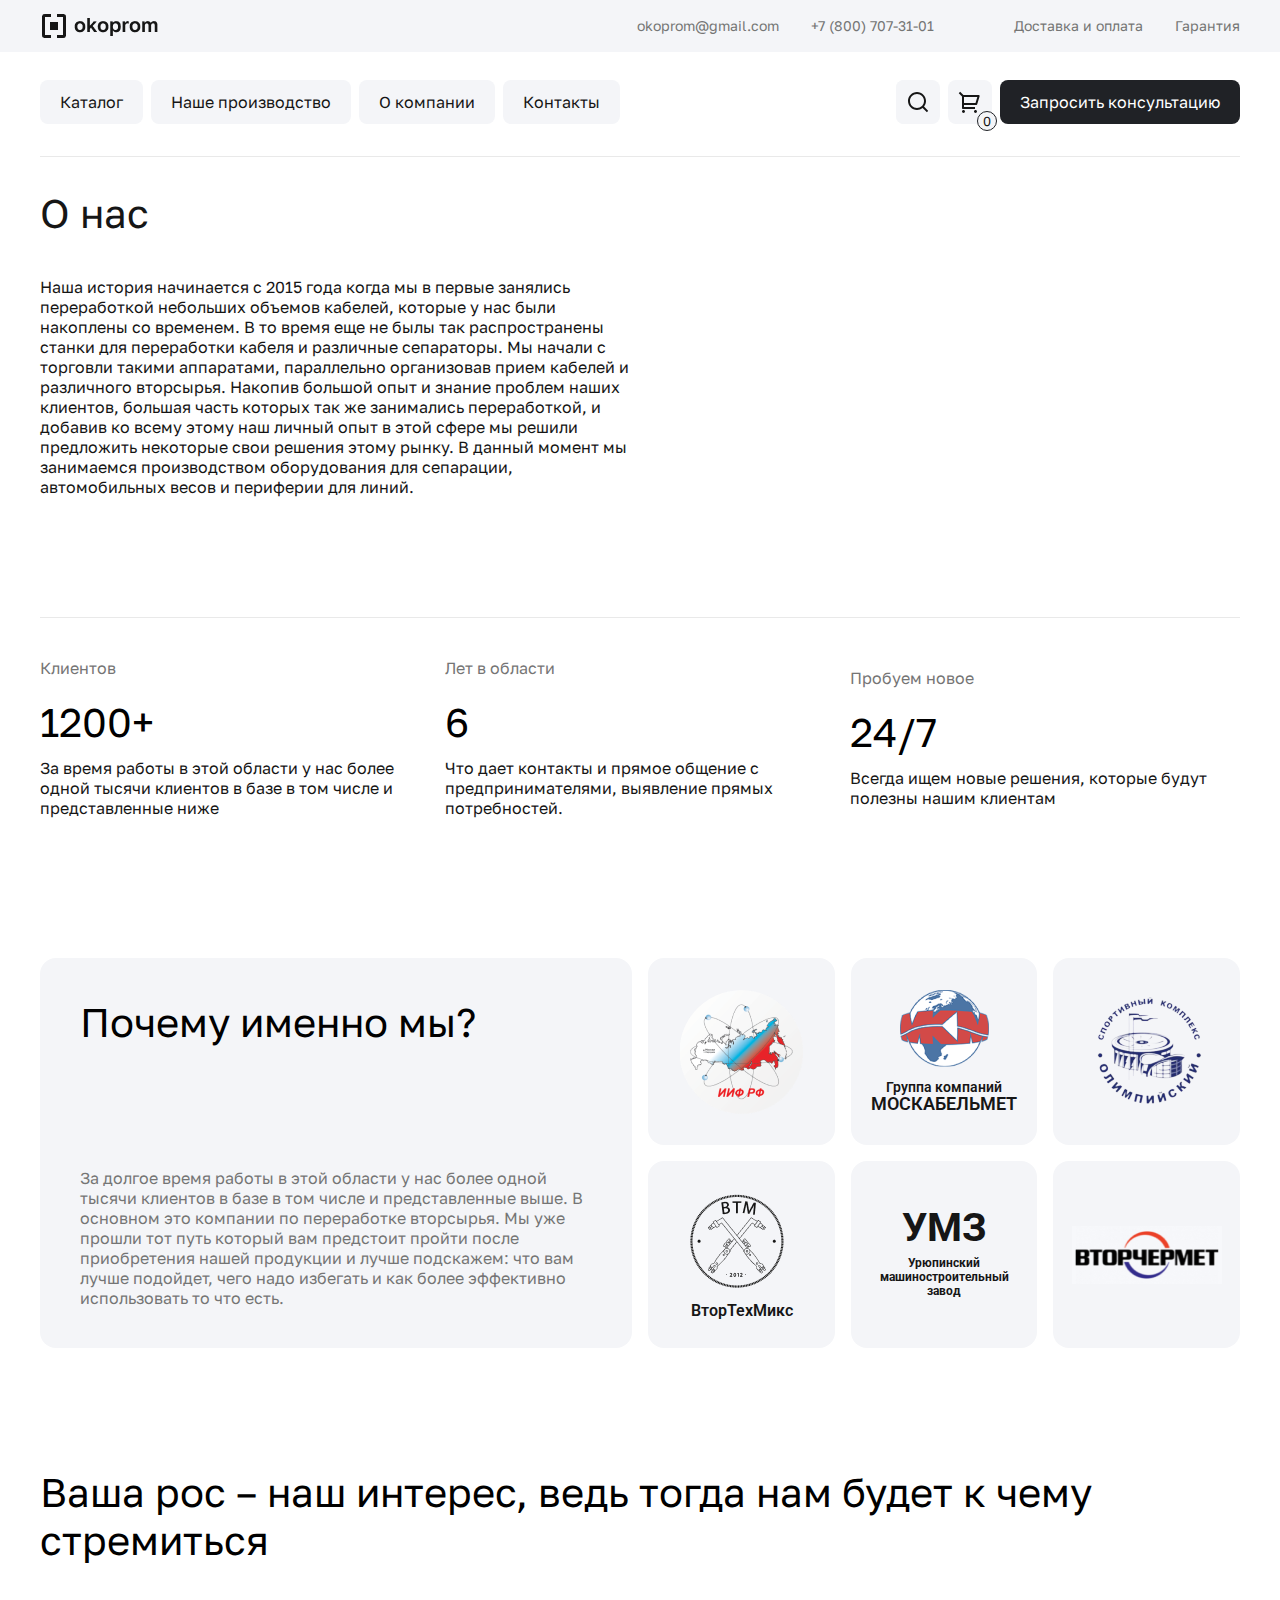
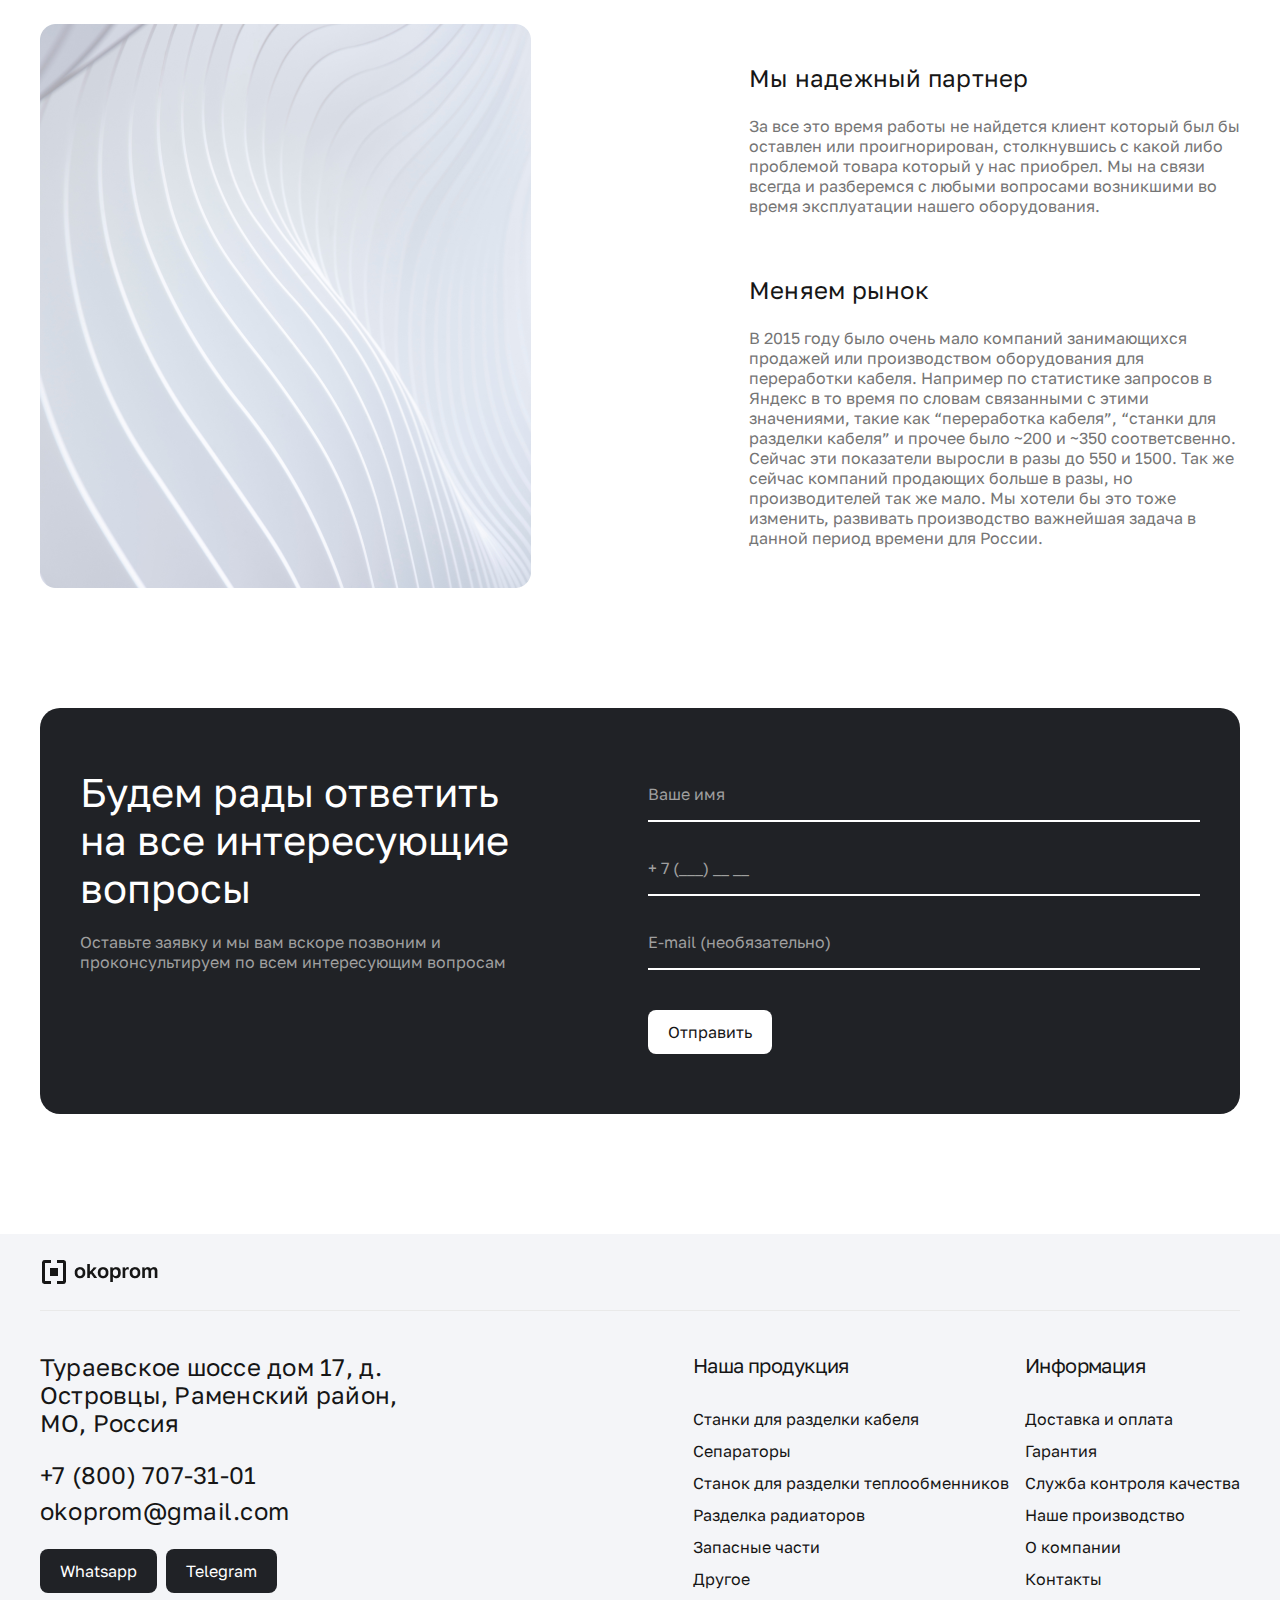
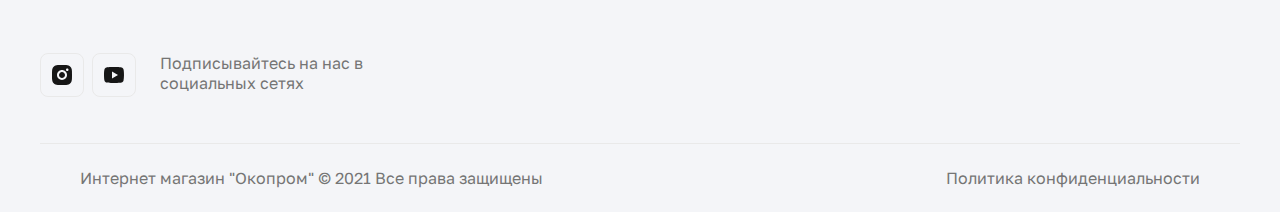
<file: aboutCompany.html>
<!DOCTYPE html>
<html lang="en">

<head>
    <meta charset="UTF-8" />
    <meta name="viewport" content="width=device-width, initial-scale=1.0" />
    <link rel="stylesheet" href="./styles/main.css" />
    <link rel="stylesheet" href="./styles/aboutCompany.css" />
    <link rel="preconnect" href="https://fonts.googleapis.com" />
    <link rel="preconnect" href="https://fonts.gstatic.com" crossorigin />
    <link href="https://fonts.googleapis.com/css2?family=Golos+Text&family=Roboto:wght@500&display=swap"
        rel="stylesheet" />
    <title>MainPage</title>
</head>

<body>
    <main>
        <div class="page-width">
            <div class="blur-background-black"></div>
            <header>
                <div class="header-top-block">
                    <a class="logo" href="./index.html">
                        <img src="./img/Logo.png" alt="logo" />
                    </a>
                    <div class="information">
                        <ul>
                            <li>okoprom@gmail.com</li>
                            <li>+7 (800) 707-31-01</li>
                        </ul>
                        <ul class="deliver-atc">
                            <li>Доставка и оплата</li>
                            <li>Гарантия</li>
                        </ul>
                    </div>
                </div>
                <div class="header-bottom-block">
                    <ul class="menu-list">
                        <li>
                            <button><span></span><span></span><span></span><span></span><a href="./Catalog.html">
                                Каталог</a></button>
                        </li>
                        <li>
                            <button><span></span><span></span><span></span><span></span><a href="#">Наше производство</a></button>
                        </li>
                        <li>
                            <button><span></span><span></span><span></span><span></span><a href="./aboutCompany.html">О компании</a></button>
                        </li>
                        <li>
                            <button><span></span><span></span><span></span><span></span><a href="./contacts.html">Контакты</a></button>
                        </li>
                    </ul>
                    <ul>
                        <li>
                            <button class="cart-search-btn searching follow-cursor non-clickable">
                             
                                <div class="searching-input">
                                    <input placeholder="" type="text" id="search" name="search"
                                        class="input-for-seacrh" />
                                    <label for="search" class="label-for-search">...</label>
                                </div>
                                <svg class="search" width="24" height="24" viewBox="0 0 24 24" fill="none"
                                    xmlns="http://www.w3.org/2000/svg">
                                    <g id="Search" clip-path="url(#clip0_6353_385)">
                                        <path id="Vector"
                                            d="M18.031 16.617L22.314 20.899L20.899 22.314L16.617 18.031C15.0237 19.3082 13.042 20.0029 11 20C6.032 20 2 15.968 2 11C2 6.032 6.032 2 11 2C15.968 2 20 6.032 20 11C20.0029 13.042 19.3082 15.0237 18.031 16.617ZM16.025 15.875C17.2941 14.5699 18.0029 12.8204 18 11C18 7.132 14.867 4 11 4C7.132 4 4 7.132 4 11C4 14.867 7.132 18 11 18C12.8204 18.0029 14.5699 17.2941 15.875 16.025L16.025 15.875Z"
                                            fill="#161616" />
                                    </g>
                                    <defs>
                                        <clipPath id="clip0_6353_385">
                                            <rect width="24" height="24" fill="white" />
                                        </clipPath>
                                    </defs>
                                </svg>
                            </button>
                        </li>
                        <li>
                            <a href="./cart.html" id="cart" class="cart-search-btn">
                                <svg width="24" height="24" viewBox="0 0 24 24" fill="none"
                                    xmlns="http://www.w3.org/2000/svg">
                                    <g id="Cart" clip-path="url(#clip0_6353_380)">
                                        <path id="Vector"
                                            d="M3.99984 6.41481L0.756836 3.17281L2.17184 1.75781L5.41384 5.00081H20.6558C20.8117 5.0008 20.9654 5.03723 21.1047 5.10718C21.244 5.17713 21.365 5.27868 21.4581 5.40371C21.5511 5.52874 21.6137 5.6738 21.6407 5.8273C21.6678 5.9808 21.6586 6.1385 21.6138 6.28781L19.2138 14.2878C19.1521 14.4939 19.0255 14.6746 18.853 14.803C18.6804 14.9315 18.471 15.0008 18.2558 15.0008H5.99984V17.0008H16.9998V19.0008H4.99984C4.73462 19.0008 4.48027 18.8955 4.29273 18.7079C4.10519 18.5204 3.99984 18.266 3.99984 18.0008V6.41481ZM5.99984 7.00081V13.0008H17.5118L19.3118 7.00081H5.99984ZM5.49984 23.0008C5.10201 23.0008 4.72048 22.8428 4.43918 22.5615C4.15787 22.2802 3.99984 21.8986 3.99984 21.5008C3.99984 21.103 4.15787 20.7215 4.43918 20.4402C4.72048 20.1588 5.10201 20.0008 5.49984 20.0008C5.89766 20.0008 6.27919 20.1588 6.5605 20.4402C6.8418 20.7215 6.99984 21.103 6.99984 21.5008C6.99984 21.8986 6.8418 22.2802 6.5605 22.5615C6.27919 22.8428 5.89766 23.0008 5.49984 23.0008ZM17.4998 23.0008C17.102 23.0008 16.7205 22.8428 16.4392 22.5615C16.1579 22.2802 15.9998 21.8986 15.9998 21.5008C15.9998 21.103 16.1579 20.7215 16.4392 20.4402C16.7205 20.1588 17.102 20.0008 17.4998 20.0008C17.8977 20.0008 18.2792 20.1588 18.5605 20.4402C18.8418 20.7215 18.9998 21.103 18.9998 21.5008C18.9998 21.8986 18.8418 22.2802 18.5605 22.5615C18.2792 22.8428 17.8977 23.0008 17.4998 23.0008Z"
                                            fill="#161616" />
                                    </g>
                                    <defs>
                                        <clipPath id="clip0_6353_380">
                                            <rect width="24" height="24" fill="white" />
                                        </clipPath>
                                    </defs>
                                </svg>
                                <span id="counter"></span>
                            </a>
                        </li>
                        <li>
                            <button class="ask-for-support-inUl ask">
                            
                                Запросить консультацию
                            </button>
                        </li>
                    </ul>
                    <button class="ask-for-support">Запросить консультацию</button>
                    <svg class="burger" width="44" height="44" viewBox="0 0 44 44" fill="none"
                        xmlns="http://www.w3.org/2000/svg">
                        <rect width="44" height="44" rx="8" fill="#F4F5F8" />
                        <g clip-path="url(#clip0_6501_4664)">
                            <path d="M13 14H31V16H13V14ZM13 21H31V23H13V21ZM13 28H31V30H13V28Z" fill="#161616" />
                        </g>
                        <defs>
                            <clipPath id="clip0_6501_4664">
                                <rect width="24" height="24" fill="white" transform="translate(10 10)" />
                            </clipPath>
                        </defs>
                    </svg>
                </div>
                <div class="mobile-menu-wrap">
                    <div class='mobile-logo-wrap'>
                        <img src="./img/Logo.png" alt="mobile-logo">
                    </div>
                    <button class="close-btn">
                        <svg width="24" height="24" viewBox="0 0 24 24" fill="none" xmlns="http://www.w3.org/2000/svg">
                            <g id="Close" clip-path="url(#clip0_6879_7159)">
                                <path id="Vector"
                                    d="M12.0002 10.5862L16.9502 5.63623L18.3642 7.05023L13.4142 12.0002L18.3642 16.9502L16.9502 18.3642L12.0002 13.4142L7.05023 18.3642L5.63623 16.9502L10.5862 12.0002L5.63623 7.05023L7.05023 5.63623L12.0002 10.5862Z"
                                    fill="#161616" />
                            </g>
                            <defs>
                                <clipPath id="clip0_6879_7159">
                                    <rect width="24" height="24" fill="white" />
                                </clipPath>
                            </defs>
                        </svg>

                    </button>
                    <ul>
                        <li class="page-list"><a href="./Catalog.html">Каталог</a></li>
                        <li class="page-list"><a href="#">Наше производство</a></li>
                        <li class="page-list"><a href="./aboutCompany.html">О компании</a></li>
                        <li class="page-list"><a href="./contacts.html">Контакты</a></li>
                        <li class="page-list"><a href="#">Доставка и оплата</a></li>
                        <li class="page-list"><a href="#">Гарантия</a></li>
                    </ul>
                    <button class="ask-for-support">
                        Запросить консультацию
                    </button>
                </div>
            </header>
            <div class="about-us">
                <div class="about-us-wrap">
                    <h2 class="main-text">О нас</h2>
                    <p class="discription">Наша история начинается с 2015 года когда мы в первые занялись переработкой
                        небольших объемов кабелей, которые у нас были накоплены со временем. В то время еще не былы так
                        распространены станки для переработки кабеля и различные сепараторы. Мы начали с торговли такими
                        аппаратами, параллельно организовав прием кабелей и различного вторсырья. Накопив большой опыт и
                        знание проблем наших клиентов, большая часть которых так же занимались переработкой, и добавив ко
                        всему этому наш личный опыт в этой сфере мы решили предложить некоторые свои решения этому рынку. В
                        данный момент мы занимаемся производством оборудования для сепарации, автомобильных весов и
                        периферии для линий.</p>
                </div>
            </div>
            <div class="our-accomplishment">
                <div class="acomplish-block">
                    <h2 class="discription">Клиентов</h2>
                    <h3 class="main-text">1200+</h3>
                    <h4 class="discription">За время работы в этой области у нас более одной тысячи клиентов в базе в
                        том числе и представленные ниже</h4>
                </div>
                <div class="acomplish-block">
                    <h2 class="discription">Лет в области</h2>
                    <h3 class="main-text">6</h3>
                    <h4 class="discription">Что дает контакты и прямое общение с предпринимателями, выявление прямых
                        потребностей.</h4>
                </div>
                <div class="acomplish-block">
                    <h2 class="discription">Пробуем новое</h2>
                    <h3 class="main-text">24/7</h3>
                    <h4 class="discription">Всегда ищем новые решения, которые будут полезны нашим клиентам</h4>
                </div>
            </div>
            <div class="why-chosing-us">
                <div class="our-clients-container">
                    <div class="why-we">
                        <h2 class="main-text">Почему именно мы?</h2>
                        <p class="discription">
                            За долгое время работы в этой области у нас более одной тысячи
                            клиентов в базе в том числе и представленные выше. В основном
                            это компании по переработке вторсырья. Мы уже прошли тот путь
                            который вам предстоит пройти после приобретения нашей продукции
                            и лучше подскажем: что вам лучше подойдет, чего надо избегать и
                            как более эффективно использовать то что есть.
                        </p>
                    </div>
                    <div class="our-clients-blocks">
                        <div class="our-client-block iff">
                            <img src="./img/iff-logo.png" alt="iff-logo" />
                        </div>
                        <div class="our-client-block withtxt">
                            <img src="./img/logo-mkm.png" alt="logo-mkm" />
                            <h2 class="company-group">Группа компаний</h2>
                            <h3 class="company-name">МОСКАБЕЛЬМЕТ</h3>
                        </div>
                        <div class="our-client-block stadium">
                            <img src="./img/stadium-logo.png" alt="stadium" />
                        </div>
                        <div class="our-client-block vtm">
                            <img src="./img/Logo-VTM-1-_1_ 2.png" alt="logo-vtm" />
                            <h2 class="company-name">ВторТехМикс</h2>
                        </div>
                        <div class="our-client-block onlytxt">
                            <h2 class="company-name">УМЗ</h2>
                            <h3 class="company-discription">
                                Урюпинский машиностроительный завод
                            </h3>
                        </div>
                        <div class="our-client-block vtor4ment">
                            <img src="./img/vto4ermet.png" alt="vto4ermet" />
                        </div>
                    </div>
                </div>
            </div>
            <div class="your-grow">
                <h2 class="main-text">Ваша рос – наш интерес, ведь тогда нам будет к чему стремиться</h2>
                <div class="img-with-explenetion">
                    <div class="img-for-grow">
                        <img src="./img/yuorgrow.png" alt="img-for-grow">
                    </div>
                    <div class="explanetion">
                        <h2 class="title">Мы надежный партнер</h2>
                        <p class="discription">За все это время работы не найдется клиент который был бы оставлен или
                            проигнорирован, столкнувшись с какой либо проблемой товара который у нас приобрел. Мы на
                            связи всегда и разберемся с любыми вопросами возникшими во время эксплуатации нашего
                            оборудования.</p>
                        <h2 class="title">Меняем рынок</h2>
                        <p class="discription">В 2015 году было очень мало компаний занимающихся продажей или
                            производством оборудования для переработки кабеля. Например по статистике запросов в Яндекс
                            в то время по словам связанными с этими значениями, такие как “переработка кабеля”, “станки
                            для разделки кабеля” и прочее было ~200 и ~350 соответсвенно. Сейчас эти показатели выросли
                            в разы до 550 и 1500. Так же сейчас компаний продающих больше в разы, но производителей так
                            же мало. Мы хотели бы это тоже изменить, развивать производство важнейшая задача в данной
                            период времени для России.</p>
                    </div>
                </div>
            </div>
            <div class="form">
                <div class="send-message-container">
                  <div class="send-message-text">
                    <h2 class="main-text">
                      Будем рады ответить на все интересующие вопросы
                    </h2>
                    <h3 class="discription">
                      Оставьте заявку и мы вам вскоре позвоним и проконсультируем по
                      всем интересующим вопросам
                    </h3>
                  </div>
                  <form class="send-message-form">
                    <div class="form-field-wrap">
                      <input placeholder="" type="text" id="name" name="name" class="send-message-input" />
                      <label class="send-message-label" for="name">Ваше имя</label>
                    </div>
                    <div class="form-field-wrap phone">
                      <input placeholder="+ 7 (___) __ __" max-length="16" type="tel" id="number" name="number"
                        class="send-message-input" />
                      <label class="send-message-label" for="number"></label>
                    </div>
                    <div class="form-field-wrap">
                      <input placeholder="" type="email" id="email" name="email" class="send-message-input" />
                      <label class="send-message-label" for="email">E-mail (необязательно)</label>
                    </div>
                    <button type="button" id='submit-user-feedback'>Отправить</button>
                  </form>
                </div>
              </div>
              <footer>
                <div class="logo">
                  <img src="./img/Logo.png" alt="okprom" />
                </div>
                <div class="information-container">
                  <div class="left-block-with-info">
                    <h2 class="adress-number-email">
                      Тураевское шоссе дом 17, д. Островцы, Раменский район, МО,
                      Россия
                    </h2>
                    <h3 class="adress-number-email number">+7 (800) 707-31-01</h3>
                    <h4 class="adress-number-email">okoprom@gmail.com</h4>
                    <div class="social-media-btn">
                      <button>Whatsapp</button>
                      <button>Telegram</button>
                    </div>
                    <div class="subscribe-on-our-social">
                      <a href="#">
                        <svg width="44" height="44" viewBox="0 0 44 44" fill="none" xmlns="http://www.w3.org/2000/svg">
                          <rect x="0.5" y="0.5" width="43" height="43" rx="7.5" stroke="#E9E9E9" />
                          <g clip-path="url(#clip0_6475_3570)">
                            <path
                              d="M22 12C24.717 12 25.056 12.01 26.122 12.06C27.187 12.11 27.912 12.277 28.55 12.525C29.21 12.779 29.766 13.123 30.322 13.678C30.8305 14.1779 31.224 14.7826 31.475 15.45C31.722 16.087 31.89 16.813 31.94 17.878C31.987 18.944 32 19.283 32 22C32 24.717 31.99 25.056 31.94 26.122C31.89 27.187 31.722 27.912 31.475 28.55C31.2247 29.2178 30.8311 29.8226 30.322 30.322C29.822 30.8303 29.2173 31.2238 28.55 31.475C27.913 31.722 27.187 31.89 26.122 31.94C25.056 31.987 24.717 32 22 32C19.283 32 18.944 31.99 17.878 31.94C16.813 31.89 16.088 31.722 15.45 31.475C14.7823 31.2245 14.1775 30.8309 13.678 30.322C13.1694 29.8222 12.7759 29.2175 12.525 28.55C12.277 27.913 12.11 27.187 12.06 26.122C12.013 25.056 12 24.717 12 22C12 19.283 12.01 18.944 12.06 17.878C12.11 16.812 12.277 16.088 12.525 15.45C12.7752 14.7822 13.1688 14.1773 13.678 13.678C14.1777 13.1692 14.7824 12.7757 15.45 12.525C16.088 12.277 16.812 12.11 17.878 12.06C18.944 12.013 19.283 12 22 12ZM22 17C20.6739 17 19.4021 17.5268 18.4645 18.4645C17.5268 19.4021 17 20.6739 17 22C17 23.3261 17.5268 24.5979 18.4645 25.5355C19.4021 26.4732 20.6739 27 22 27C23.3261 27 24.5979 26.4732 25.5355 25.5355C26.4732 24.5979 27 23.3261 27 22C27 20.6739 26.4732 19.4021 25.5355 18.4645C24.5979 17.5268 23.3261 17 22 17ZM28.5 16.75C28.5 16.4185 28.3683 16.1005 28.1339 15.8661C27.8995 15.6317 27.5815 15.5 27.25 15.5C26.9185 15.5 26.6005 15.6317 26.3661 15.8661C26.1317 16.1005 26 16.4185 26 16.75C26 17.0815 26.1317 17.3995 26.3661 17.6339C26.6005 17.8683 26.9185 18 27.25 18C27.5815 18 27.8995 17.8683 28.1339 17.6339C28.3683 17.3995 28.5 17.0815 28.5 16.75ZM22 19C22.7956 19 23.5587 19.3161 24.1213 19.8787C24.6839 20.4413 25 21.2044 25 22C25 22.7956 24.6839 23.5587 24.1213 24.1213C23.5587 24.6839 22.7956 25 22 25C21.2044 25 20.4413 24.6839 19.8787 24.1213C19.3161 23.5587 19 22.7956 19 22C19 21.2044 19.3161 20.4413 19.8787 19.8787C20.4413 19.3161 21.2044 19 22 19Z"
                              fill="#161616" />
                          </g>
                          <defs>
                            <clipPath id="clip0_6475_3570">
                              <rect width="24" height="24" fill="white" transform="translate(10 10)" />
                            </clipPath>
                          </defs>
                        </svg>
                      </a>
                      <a href="#">
                        <svg width="44" height="44" viewBox="0 0 44 44" fill="none" xmlns="http://www.w3.org/2000/svg">
                          <rect x="0.5" y="0.5" width="43" height="43" rx="7.5" stroke="#E9E9E9" />
                          <g clip-path="url(#clip0_0_32)">
                            <path
                              d="M31.543 16.498C32 18.28 32 22 32 22C32 22 32 25.72 31.543 27.502C31.289 28.487 30.546 29.262 29.605 29.524C27.896 30 22 30 22 30C22 30 16.107 30 14.395 29.524C13.45 29.258 12.708 28.484 12.457 27.502C12 25.72 12 22 12 22C12 22 12 18.28 12.457 16.498C12.711 15.513 13.454 14.738 14.395 14.476C16.107 14 22 14 22 14C22 14 27.896 14 29.605 14.476C30.55 14.742 31.292 15.516 31.543 16.498ZM20 25.5L26 22L20 18.5V25.5Z"
                              fill="#161616" />
                          </g>
                          <defs>
                            <clipPath id="clip0_0_32">
                              <rect width="24" height="24" fill="white" transform="translate(10 10)" />
                            </clipPath>
                          </defs>
                        </svg>
                      </a>
                      <h2 class="discription">
                        Подписывайтесь на нас в социальных сетях
                      </h2>
                    </div>
                  </div>
                  <div class="right-block-with-info">
                    <ul>
                      <li class="product-and-info main">Наша продукция</li>
                      <li class="product-and-info">Станки для разделки кабеля</li>
                      <li class="product-and-info">Сепараторы</li>
                      <li class="product-and-info">
                        Станок для разделки теплообменников
                      </li>
                      <li class="product-and-info">Разделка радиаторов</li>
                      <li class="product-and-info">Запасные части</li>
                      <li class="product-and-info">Другое</li>
                    </ul>
                    <ul>
                      <li class="product-and-info main">Информация</li>
                      <li class="product-and-info">Доставка и оплата</li>
                      <li class="product-and-info">Гарантия</li>
                      <li class="product-and-info">Служба контроля качества</li>
                      <li class="product-and-info">Наше производство</li>
                      <li class="product-and-info">О компании</li>
                      <li class="product-and-info">Контакты</li>
                    </ul>
                  </div>
                </div>
                <div class="copyright-info">
                  <h3 class="discription">
                    Интернет магазин "Окопром" © 2021 Все права защищены
                  </h3>
                  <h4 class="discription">Политика конфиденциальности</h4>
                </div>
              </footer>
        </div>
    </main>
    <script type="module" src="./js/catalogMain.js"></script>
    <script type='module' defer src="./js/sendMessageForm.js"></script>
    <script src="./js/showSearchingInput.js"></script>
    <script src="./js/mobileMenu.js"></script>
</body>

</html>
</file>
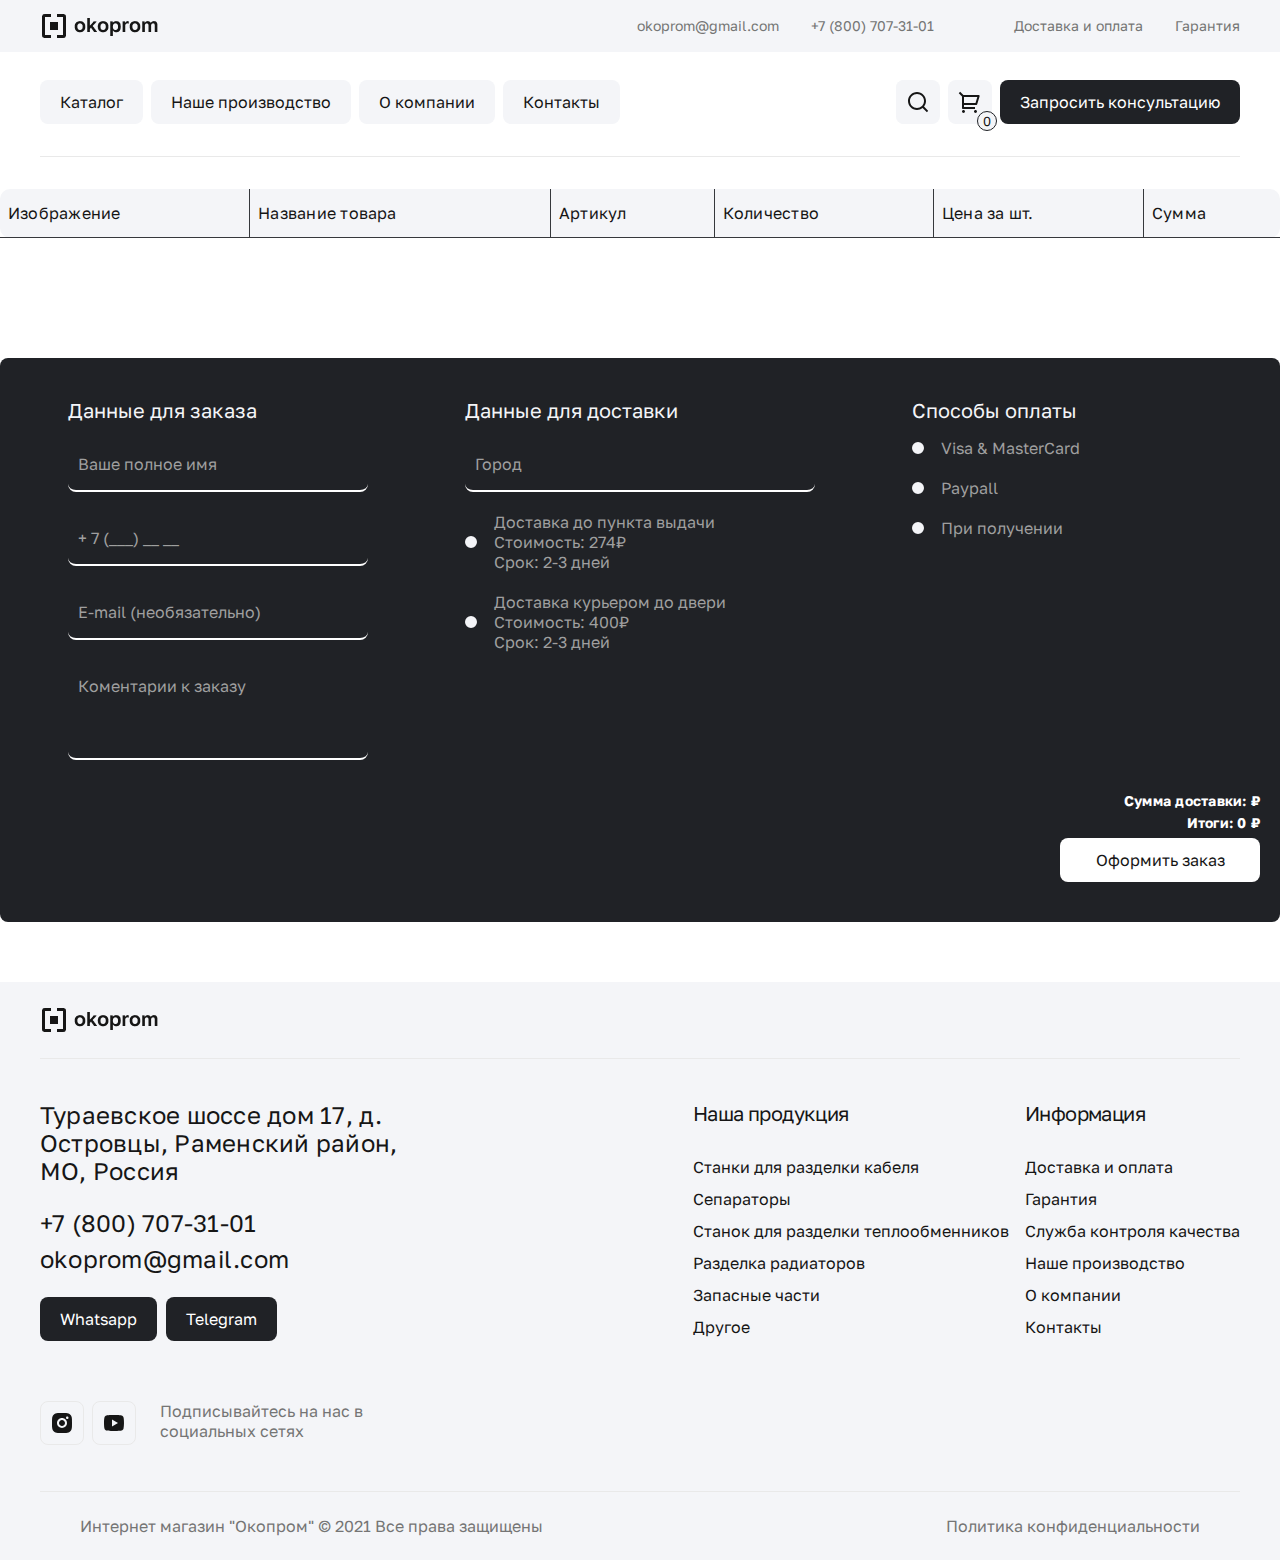
<file: cart.html>
<!DOCTYPE html>
<html lang="en">

<head>
  <meta charset="UTF-8" />
  <meta name="viewport" content="width=device-width, initial-scale=1.0" />
  <link rel="stylesheet" href="./styles/main.css" />
  <link rel="stylesheet" href="./styles/cart.css" />
  <link rel="preconnect" href="https://fonts.googleapis.com" />
  <link rel="preconnect" href="https://fonts.gstatic.com" crossorigin />
  <link href="https://fonts.googleapis.com/css2?family=Golos+Text&family=Roboto:wght@500&display=swap"
    rel="stylesheet" />
  <title>MainPage</title>
</head>

<body>
  <main>
    <div class="page-width">
      <div class="blur-background-black"></div>
      <header>
        <div class="header-top-block">
            <a class="logo" href="./index.html">
                <img src="./img/Logo.png" alt="logo" />
            </a>
            <div class="information">
                <ul>
                    <li>okoprom@gmail.com</li>
                    <li>+7 (800) 707-31-01</li>
                </ul>
                <ul class="deliver-atc">
                    <li>Доставка и оплата</li>
                    <li>Гарантия</li>
                </ul>
            </div>
        </div>
        <div class="header-bottom-block">
            <ul class="menu-list">
                <li>
                    <button><span></span><span></span><span></span><span></span><a href="./Catalog.html">
                        Каталог</a></button>
                </li>
                <li>
                    <button><span></span><span></span><span></span><span></span><a href="#">Наше производство</a></button>
                </li>
                <li>
                    <button><span></span><span></span><span></span><span></span><a href="./aboutCompany.html">О компании</a></button>
                </li>
                <li>
                    <button><span></span><span></span><span></span><span></span><a href="./contacts.html">Контакты</a></button>
                </li>
            </ul>
            <ul>
                <li>
                    <button class="cart-search-btn searching follow-cursor non-clickable">
                     
                        <div class="searching-input">
                            <input placeholder="" type="text" id="search" name="search"
                                class="input-for-seacrh" />
                            <label for="search" class="label-for-search">...</label>
                        </div>
                        <svg class="search" width="24" height="24" viewBox="0 0 24 24" fill="none"
                            xmlns="http://www.w3.org/2000/svg">
                            <g id="Search" clip-path="url(#clip0_6353_385)">
                                <path id="Vector"
                                    d="M18.031 16.617L22.314 20.899L20.899 22.314L16.617 18.031C15.0237 19.3082 13.042 20.0029 11 20C6.032 20 2 15.968 2 11C2 6.032 6.032 2 11 2C15.968 2 20 6.032 20 11C20.0029 13.042 19.3082 15.0237 18.031 16.617ZM16.025 15.875C17.2941 14.5699 18.0029 12.8204 18 11C18 7.132 14.867 4 11 4C7.132 4 4 7.132 4 11C4 14.867 7.132 18 11 18C12.8204 18.0029 14.5699 17.2941 15.875 16.025L16.025 15.875Z"
                                    fill="#161616" />
                            </g>
                            <defs>
                                <clipPath id="clip0_6353_385">
                                    <rect width="24" height="24" fill="white" />
                                </clipPath>
                            </defs>
                        </svg>
                    </button>
                </li>
                <li>
                    <a href="./cart.html" id="cart" class="cart-search-btn">
                        <svg width="24" height="24" viewBox="0 0 24 24" fill="none"
                            xmlns="http://www.w3.org/2000/svg">
                            <g id="Cart" clip-path="url(#clip0_6353_380)">
                                <path id="Vector"
                                    d="M3.99984 6.41481L0.756836 3.17281L2.17184 1.75781L5.41384 5.00081H20.6558C20.8117 5.0008 20.9654 5.03723 21.1047 5.10718C21.244 5.17713 21.365 5.27868 21.4581 5.40371C21.5511 5.52874 21.6137 5.6738 21.6407 5.8273C21.6678 5.9808 21.6586 6.1385 21.6138 6.28781L19.2138 14.2878C19.1521 14.4939 19.0255 14.6746 18.853 14.803C18.6804 14.9315 18.471 15.0008 18.2558 15.0008H5.99984V17.0008H16.9998V19.0008H4.99984C4.73462 19.0008 4.48027 18.8955 4.29273 18.7079C4.10519 18.5204 3.99984 18.266 3.99984 18.0008V6.41481ZM5.99984 7.00081V13.0008H17.5118L19.3118 7.00081H5.99984ZM5.49984 23.0008C5.10201 23.0008 4.72048 22.8428 4.43918 22.5615C4.15787 22.2802 3.99984 21.8986 3.99984 21.5008C3.99984 21.103 4.15787 20.7215 4.43918 20.4402C4.72048 20.1588 5.10201 20.0008 5.49984 20.0008C5.89766 20.0008 6.27919 20.1588 6.5605 20.4402C6.8418 20.7215 6.99984 21.103 6.99984 21.5008C6.99984 21.8986 6.8418 22.2802 6.5605 22.5615C6.27919 22.8428 5.89766 23.0008 5.49984 23.0008ZM17.4998 23.0008C17.102 23.0008 16.7205 22.8428 16.4392 22.5615C16.1579 22.2802 15.9998 21.8986 15.9998 21.5008C15.9998 21.103 16.1579 20.7215 16.4392 20.4402C16.7205 20.1588 17.102 20.0008 17.4998 20.0008C17.8977 20.0008 18.2792 20.1588 18.5605 20.4402C18.8418 20.7215 18.9998 21.103 18.9998 21.5008C18.9998 21.8986 18.8418 22.2802 18.5605 22.5615C18.2792 22.8428 17.8977 23.0008 17.4998 23.0008Z"
                                    fill="#161616" />
                            </g>
                            <defs>
                                <clipPath id="clip0_6353_380">
                                    <rect width="24" height="24" fill="white" />
                                </clipPath>
                            </defs>
                        </svg>
                        <span id="counter"></span>
                    </a>
                </li>
                <li>
                    <button class="ask-for-support-inUl ask">
                      
                        Запросить консультацию
                    </button>
                </li>
            </ul>
            <button class="ask-for-support">Запросить консультацию</button>
            <svg class="burger" width="44" height="44" viewBox="0 0 44 44" fill="none"
                xmlns="http://www.w3.org/2000/svg">
                <rect width="44" height="44" rx="8" fill="#F4F5F8" />
                <g clip-path="url(#clip0_6501_4664)">
                    <path d="M13 14H31V16H13V14ZM13 21H31V23H13V21ZM13 28H31V30H13V28Z" fill="#161616" />
                </g>
                <defs>
                    <clipPath id="clip0_6501_4664">
                        <rect width="24" height="24" fill="white" transform="translate(10 10)" />
                    </clipPath>
                </defs>
            </svg>
        </div>
        <div class="mobile-menu-wrap">
            <div class='mobile-logo-wrap'>
                <img src="./img/Logo.png" alt="mobile-logo">
            </div>
            <button class="close-btn">
                <svg width="24" height="24" viewBox="0 0 24 24" fill="none" xmlns="http://www.w3.org/2000/svg">
                    <g id="Close" clip-path="url(#clip0_6879_7159)">
                        <path id="Vector"
                            d="M12.0002 10.5862L16.9502 5.63623L18.3642 7.05023L13.4142 12.0002L18.3642 16.9502L16.9502 18.3642L12.0002 13.4142L7.05023 18.3642L5.63623 16.9502L10.5862 12.0002L5.63623 7.05023L7.05023 5.63623L12.0002 10.5862Z"
                            fill="#161616" />
                    </g>
                    <defs>
                        <clipPath id="clip0_6879_7159">
                            <rect width="24" height="24" fill="white" />
                        </clipPath>
                    </defs>
                </svg>

            </button>
            <ul>
                <li class="page-list"><a href="./Catalog.html">Каталог</a></li>
                <li class="page-list"><a href="#">Наше производство</a></li>
                <li class="page-list"><a href="./aboutCompany.html">О компании</a></li>
                <li class="page-list"><a href="./contacts.html">Контакты</a></li>
                <li class="page-list"><a href="#">Доставка и оплата</a></li>
                <li class="page-list"><a href="#">Гарантия</a></li>
            </ul>
            <button class="ask-for-support">
                Запросить консультацию
            </button>
        </div>
    </header>
      <div class="table-cart">
        <table class="table-product" aria-describedby="Корзина">
          <tr>
            <th>Изображение</th>
            <th>Название товара</th>
            <th>Артикул</th>
            <th>Количество</th>
            <th>Цена за шт.</th>
            <th>Сумма</th>
          </tr>
        </table>
      </div>
      <div class="order-info">
        <form class="send-message-form" id='order-form'>
          <div class="all-information">
            <div class="user-info">
              <h2 class="user-info-title">Данные для заказа</h2>
              <div class="form-field-wrap">
                <input placeholder="" type="text" id="name" name="name" class="send-message-input" autocomplete="off" />
                <label class="send-message-label" for="name">Ваше полное имя</label>
              </div>
              <div class="form-field-wrap phone">
                <input placeholder="+ 7 (___) __ __" max-length="16" type="tel" id="number" name="number"
                  class="send-message-input" autocomplete="off" />
                <label class="send-message-label" for="number"></label>
              </div>
              <div class="form-field-wrap">
                <input placeholder="" type="email" id="email" name="email" class="send-message-input"
                  autocomplete="off" />
                <label class="send-message-label" for="email">E-mail (необязательно)</label>
              </div>
              <div class="form-field-wrap">
                <textarea placeholder="" type="text" id="comment" name="comment" class="send-message-input"
                  autocomplete="off"></textarea>
                <label class="send-message-label" for="comment">Коментарии к заказу</label>
              </div>
            </div>
            <div class="user-info deliver">
              <h2 class="user-info-title">Данные для доставки</h2>
              <div class="form-field-wrap">
                <input placeholder="" type="text" id="city" name="city" class="send-message-input" autocomplete="off" />
                <label class="send-message-label" for="city">Город</label>
              </div>
              <div class="delivery-methods">
                <input type="checkbox" name="deliver" id="deliver" class="check-box">
                <label class="methods" for="deliver"><span>Доставка до пункта выдачи</span>
                  <span id="regularDelivery">Стоимость: 274₽</span>
                  <span>Срок: 2-3 дней</span>
                </label>
              </div>
              <div class="delivery-methods">
                <input type="checkbox" name="courier" id="courier" class="check-box">
                <label class="methods" for="courier"><span>Доставка курьером до двери</span>
                  <span id="courierDelivery">Стоимость: 400₽</span>
                  <span>Срок: 2-3 дней</span>
                </label>
              </div>
            </div>
            <div class="user-info">
              <h2 class="user-info-title">Способы оплаты</h2>
              <div class="delivery-methods">
                <input type="checkbox" name="visa" id="visa" class="check-box">
                <label class="methods" id="payTypeVisa" for="visa"><span>Visa & MasterCard</span>
                </label>
              </div>
              <div class="delivery-methods">
                <input type="checkbox" name="paypall" id="paypall" class="check-box">
                <label class="methods" id="payTypePaypall" for="paypall"><span>Paypall</span>
                </label>
              </div>
              <div class="delivery-methods">
                <input type="checkbox" name="after" id="after" class="check-box">
                <label class="methods" id="payTypeAfter" for="after"><span>При получении</span>
                </label>
              </div>
            </div>
          </div>
          <div class="finall-submit">
            <h3 class="delivery-sum">Сумма доставки: <span></span>₽</h3>
            <h2 class="sum">Итоги: <span></span> ₽</h2>
            <button class="accept-order" id='submit-order' type="button">Оформить заказ</button>
          </div>
        </form>
      </div>
      <footer>
        <div class="logo">
          <img src="./img/Logo.png" alt="okprom" />
        </div>
        <div class="information-container">
          <div class="left-block-with-info">
            <h2 class="adress-number-email">
              Тураевское шоссе дом 17, д. Островцы, Раменский район, МО,
              Россия
            </h2>
            <h3 class="adress-number-email number">+7 (800) 707-31-01</h3>
            <h4 class="adress-number-email">okoprom@gmail.com</h4>
            <div class="social-media-btn">
              <button>Whatsapp</button>
              <button>Telegram</button>
            </div>
            <div class="subscribe-on-our-social">
              <a href="#">
                <svg width="44" height="44" viewBox="0 0 44 44" fill="none" xmlns="http://www.w3.org/2000/svg">
                  <rect x="0.5" y="0.5" width="43" height="43" rx="7.5" stroke="#E9E9E9" />
                  <g clip-path="url(#clip0_6475_3570)">
                    <path
                      d="M22 12C24.717 12 25.056 12.01 26.122 12.06C27.187 12.11 27.912 12.277 28.55 12.525C29.21 12.779 29.766 13.123 30.322 13.678C30.8305 14.1779 31.224 14.7826 31.475 15.45C31.722 16.087 31.89 16.813 31.94 17.878C31.987 18.944 32 19.283 32 22C32 24.717 31.99 25.056 31.94 26.122C31.89 27.187 31.722 27.912 31.475 28.55C31.2247 29.2178 30.8311 29.8226 30.322 30.322C29.822 30.8303 29.2173 31.2238 28.55 31.475C27.913 31.722 27.187 31.89 26.122 31.94C25.056 31.987 24.717 32 22 32C19.283 32 18.944 31.99 17.878 31.94C16.813 31.89 16.088 31.722 15.45 31.475C14.7823 31.2245 14.1775 30.8309 13.678 30.322C13.1694 29.8222 12.7759 29.2175 12.525 28.55C12.277 27.913 12.11 27.187 12.06 26.122C12.013 25.056 12 24.717 12 22C12 19.283 12.01 18.944 12.06 17.878C12.11 16.812 12.277 16.088 12.525 15.45C12.7752 14.7822 13.1688 14.1773 13.678 13.678C14.1777 13.1692 14.7824 12.7757 15.45 12.525C16.088 12.277 16.812 12.11 17.878 12.06C18.944 12.013 19.283 12 22 12ZM22 17C20.6739 17 19.4021 17.5268 18.4645 18.4645C17.5268 19.4021 17 20.6739 17 22C17 23.3261 17.5268 24.5979 18.4645 25.5355C19.4021 26.4732 20.6739 27 22 27C23.3261 27 24.5979 26.4732 25.5355 25.5355C26.4732 24.5979 27 23.3261 27 22C27 20.6739 26.4732 19.4021 25.5355 18.4645C24.5979 17.5268 23.3261 17 22 17ZM28.5 16.75C28.5 16.4185 28.3683 16.1005 28.1339 15.8661C27.8995 15.6317 27.5815 15.5 27.25 15.5C26.9185 15.5 26.6005 15.6317 26.3661 15.8661C26.1317 16.1005 26 16.4185 26 16.75C26 17.0815 26.1317 17.3995 26.3661 17.6339C26.6005 17.8683 26.9185 18 27.25 18C27.5815 18 27.8995 17.8683 28.1339 17.6339C28.3683 17.3995 28.5 17.0815 28.5 16.75ZM22 19C22.7956 19 23.5587 19.3161 24.1213 19.8787C24.6839 20.4413 25 21.2044 25 22C25 22.7956 24.6839 23.5587 24.1213 24.1213C23.5587 24.6839 22.7956 25 22 25C21.2044 25 20.4413 24.6839 19.8787 24.1213C19.3161 23.5587 19 22.7956 19 22C19 21.2044 19.3161 20.4413 19.8787 19.8787C20.4413 19.3161 21.2044 19 22 19Z"
                      fill="#161616" />
                  </g>
                  <defs>
                    <clipPath id="clip0_6475_3570">
                      <rect width="24" height="24" fill="white" transform="translate(10 10)" />
                    </clipPath>
                  </defs>
                </svg>
              </a>
              <a href="#">
                <svg width="44" height="44" viewBox="0 0 44 44" fill="none" xmlns="http://www.w3.org/2000/svg">
                  <rect x="0.5" y="0.5" width="43" height="43" rx="7.5" stroke="#E9E9E9" />
                  <g clip-path="url(#clip0_0_32)">
                    <path
                      d="M31.543 16.498C32 18.28 32 22 32 22C32 22 32 25.72 31.543 27.502C31.289 28.487 30.546 29.262 29.605 29.524C27.896 30 22 30 22 30C22 30 16.107 30 14.395 29.524C13.45 29.258 12.708 28.484 12.457 27.502C12 25.72 12 22 12 22C12 22 12 18.28 12.457 16.498C12.711 15.513 13.454 14.738 14.395 14.476C16.107 14 22 14 22 14C22 14 27.896 14 29.605 14.476C30.55 14.742 31.292 15.516 31.543 16.498ZM20 25.5L26 22L20 18.5V25.5Z"
                      fill="#161616" />
                  </g>
                  <defs>
                    <clipPath id="clip0_0_32">
                      <rect width="24" height="24" fill="white" transform="translate(10 10)" />
                    </clipPath>
                  </defs>
                </svg>
              </a>
              <h2 class="discription">Подписывайтесь на нас в социальных сетях</h2>
            </div>
          </div>
          <div class="right-block-with-info">
            <ul>
              <li class="product-and-info main">Наша продукция</li>
              <li class="product-and-info">Станки для разделки кабеля</li>
              <li class="product-and-info">Сепараторы</li>
              <li class="product-and-info">Станок для разделки теплообменников</li>
              <li class="product-and-info">Разделка радиаторов</li>
              <li class="product-and-info">Запасные части</li>
              <li class="product-and-info">Другое</li>
            </ul>
            <ul>
              <li class="product-and-info main">Информация</li>
              <li class="product-and-info">Доставка и оплата</li>
              <li class="product-and-info">Гарантия</li>
              <li class="product-and-info">Служба контроля качества</li>
              <li class="product-and-info">Наше производство</li>
              <li class="product-and-info">О компании</li>
              <li class="product-and-info">Контакты</li>
            </ul>
          </div>
        </div>
        <div class="copyright-info">
          <h3 class="discription">Интернет магазин "Окопром" © 2021 Все права защищены</h3>
          <h4 class="discription">Политика конфиденциальности</h4>
        </div>
      </footer>
    </div>
  </main>
  <script type="module" src="./js/renderCart.js"></script>
  <script type="module" src="./js/totalItemInCart.js"></script>
  <script type="module" src="./js/catalogMain.js"></script>
  <script src="./js/mobileMenu.js"></script>
  <script type='module' defer src="./js/getUserOrderInfo.js"></script>

  <script src="./js/showSearchingInput.js"></script>
</body>

</html>
</file>
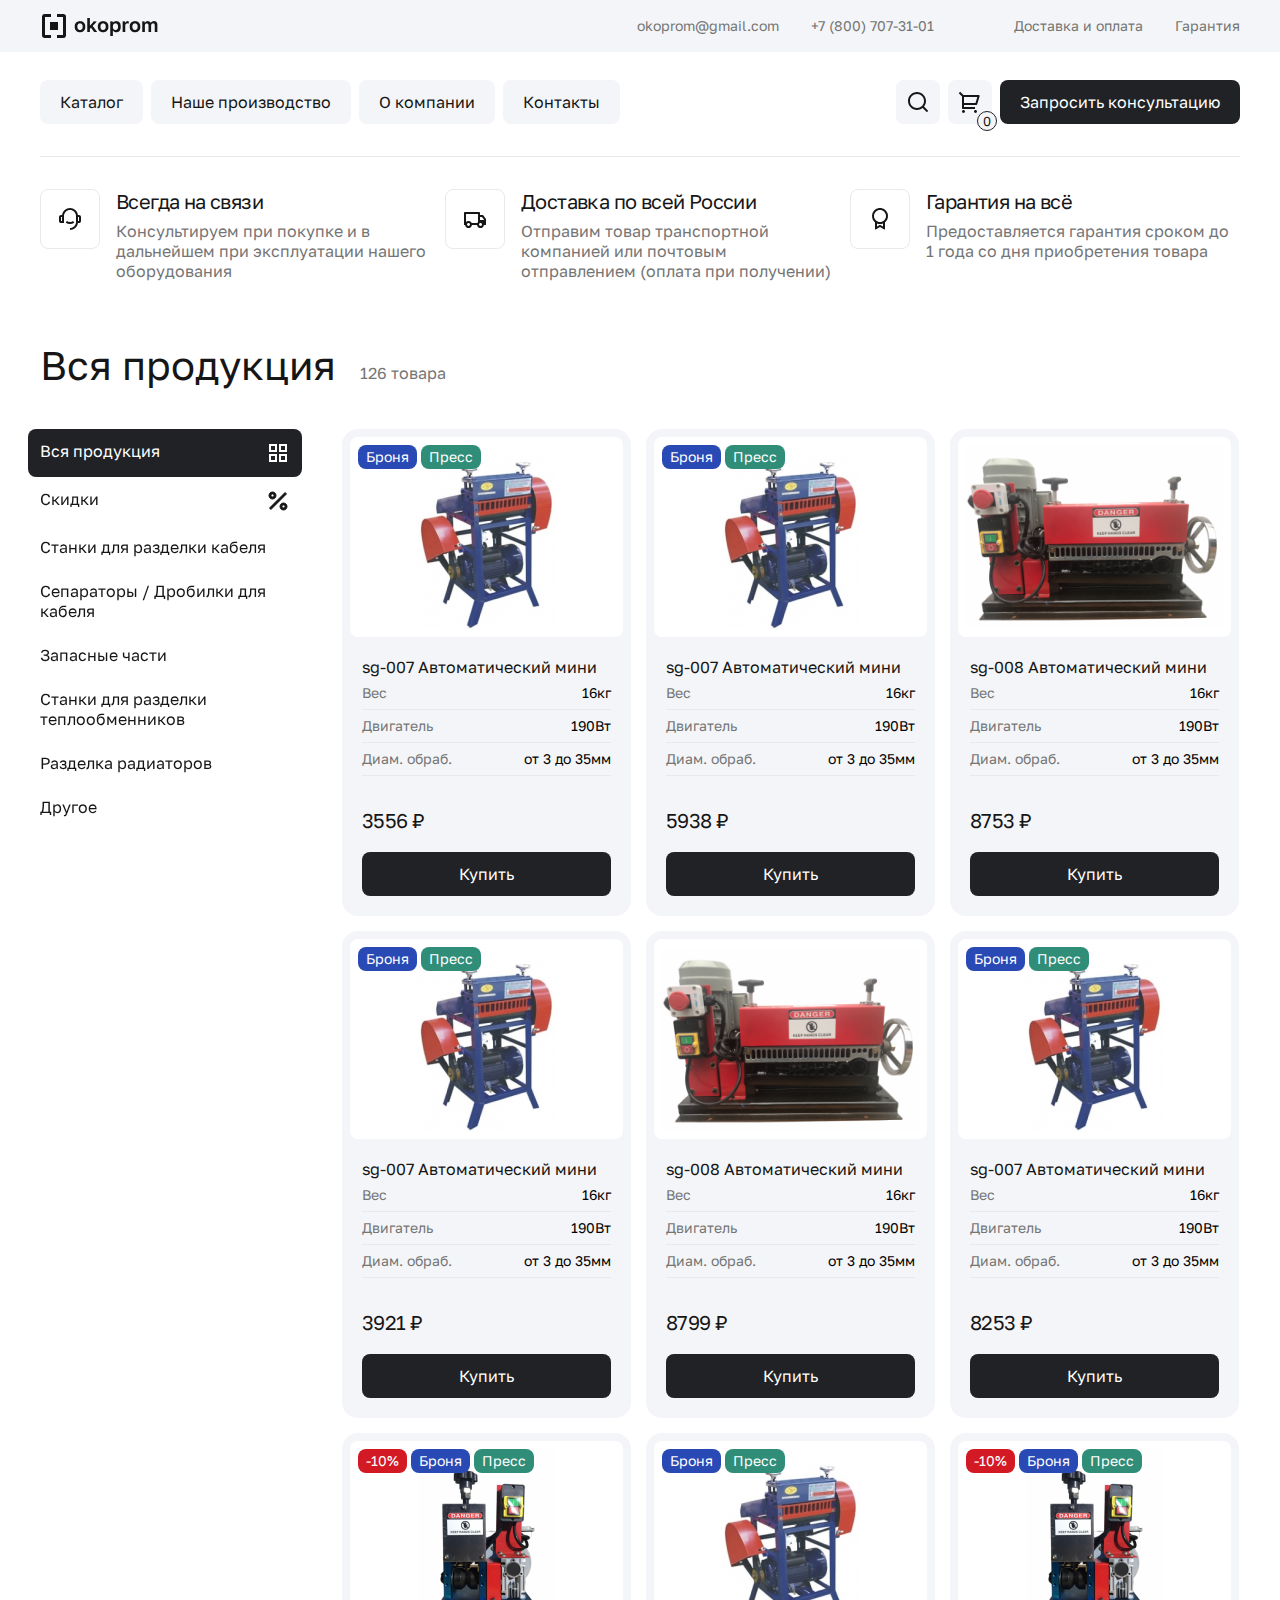
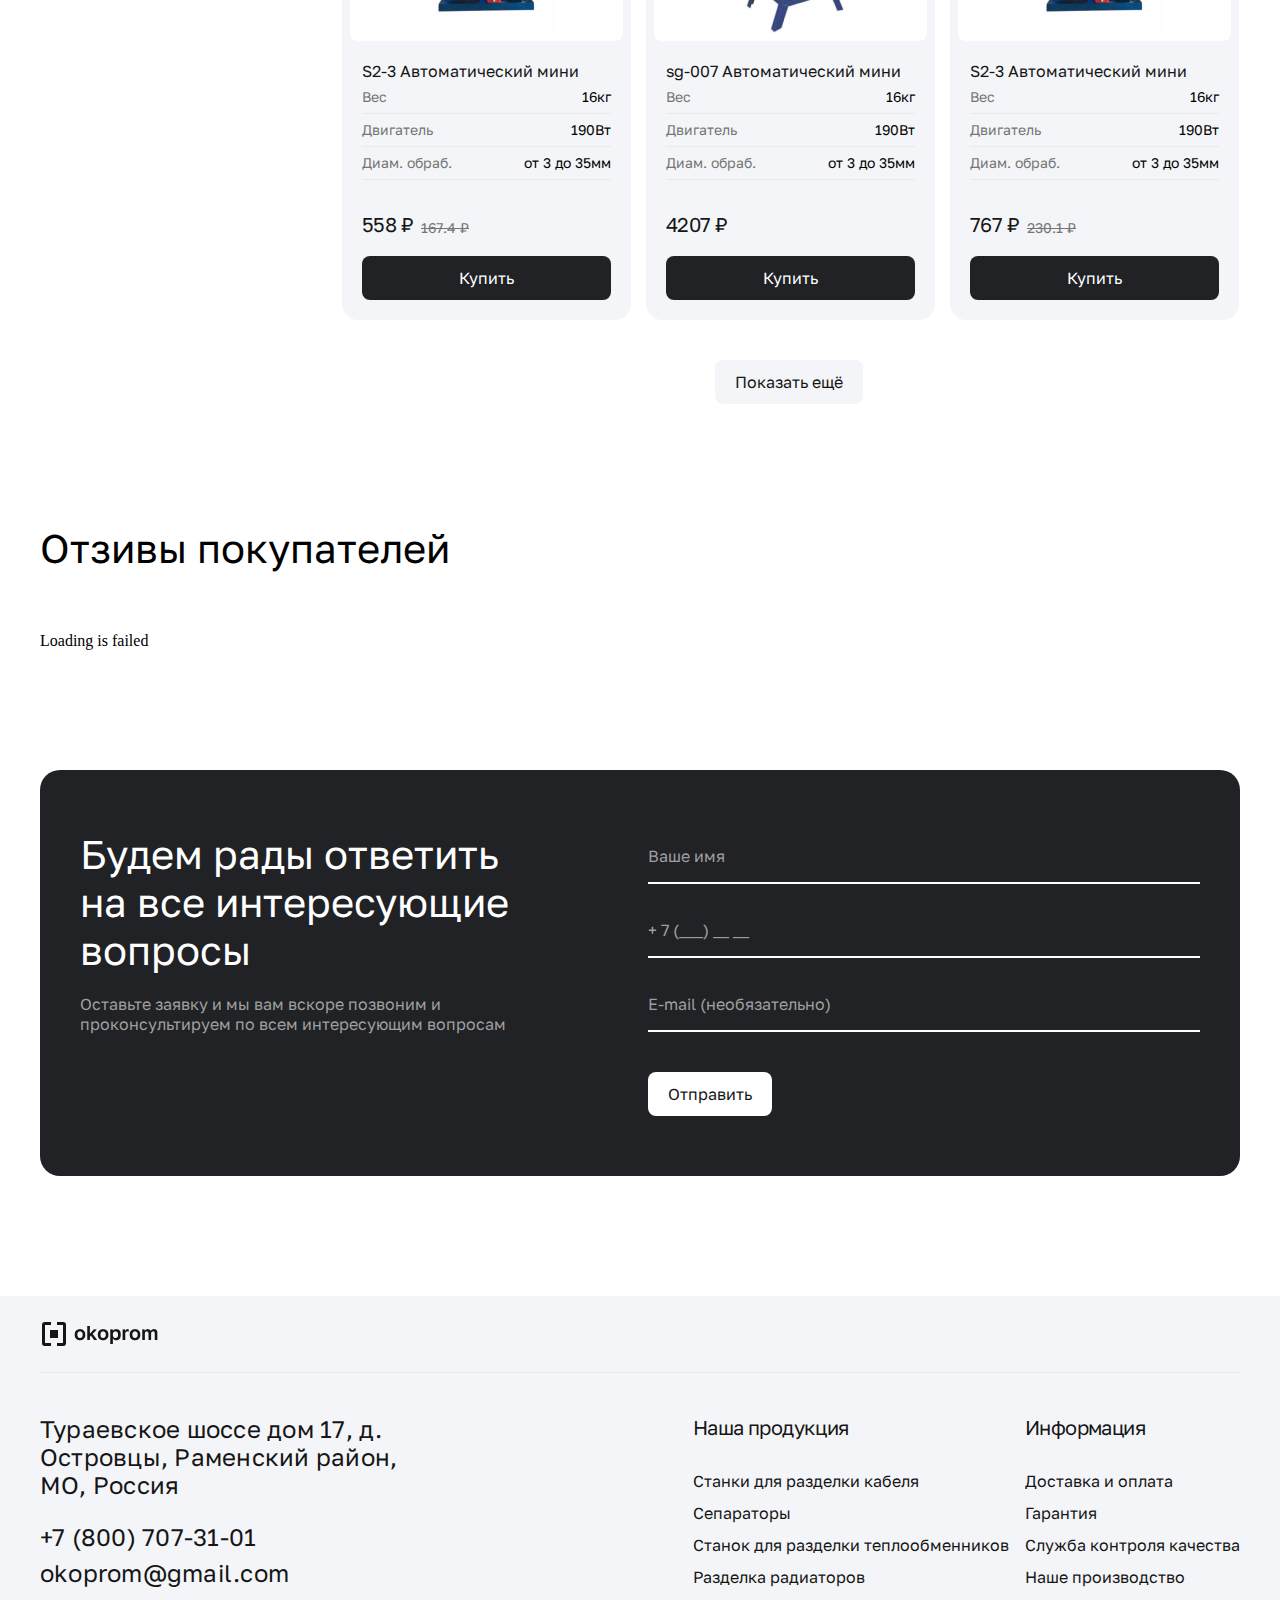
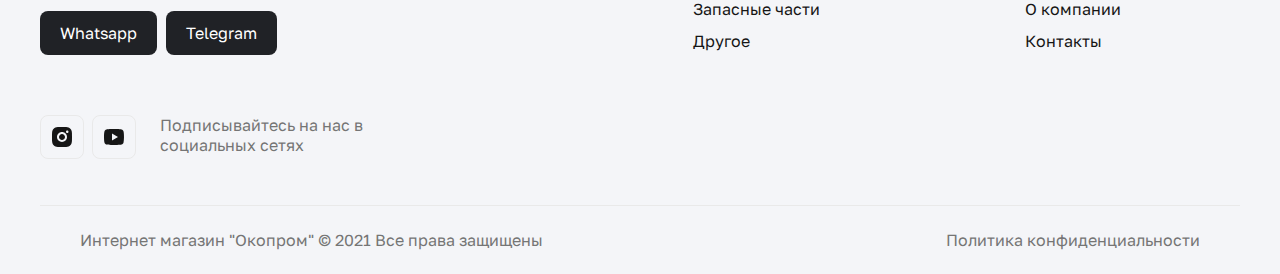
<file: Catalog.html>
<!DOCTYPE html>
<html lang="en">

<head>
  <meta charset="UTF-8" />
  <meta name="viewport" content="width=device-width, initial-scale=1.0" />
  <link rel="stylesheet" href="./styles/main.css" />
  <link rel="stylesheet" href="./styles/catalog.css" />
  <link rel="preconnect" href="https://fonts.googleapis.com" />
  <link rel="preconnect" href="https://fonts.gstatic.com" crossorigin />
  <link href="https://fonts.googleapis.com/css2?family=Golos+Text&family=Roboto:wght@500&display=swap"
    rel="stylesheet" />
  <title>Catalog</title>
</head>

<body>
  <main>
    <div class="page-width">
      <div class="blur-background"></div>
      <div class="blur-background-black"></div>
      <header>
        <div class="header-top-block">
            <a class="logo" href="./index.html">
                <img src="./img/Logo.png" alt="logo" />
            </a>
            <div class="information">
                <ul>
                    <li>okoprom@gmail.com</li>
                    <li>+7 (800) 707-31-01</li>
                </ul>
                <ul class="deliver-atc">
                    <li>Доставка и оплата</li>
                    <li>Гарантия</li>
                </ul>
            </div>
        </div>
        <div class="header-bottom-block">
            <ul class="menu-list">
                <li>
                    <button><span></span><span></span><span></span><span></span><a href="./Catalog.html">
                        Каталог</a></button>
                </li>
                <li>
                    <button><span></span><span></span><span></span><span></span><a href="#">Наше производство</a></button>
                </li>
                <li>
                    <button><span></span><span></span><span></span><span></span><a href="./aboutCompany.html">О компании</a></button>
                </li>
                <li>
                    <button><span></span><span></span><span></span><span></span><a href="./contacts.html">Контакты</a></button>
                </li>
            </ul>
            <ul>
                <li>
                    <button class="cart-search-btn searching follow-cursor non-clickable">
                     
                        <div class="searching-input">
                            <input placeholder="" type="text" id="search" name="search"
                                class="input-for-seacrh" />
                            <label for="search" class="label-for-search">...</label>
                        </div>
                        <svg class="search" width="24" height="24" viewBox="0 0 24 24" fill="none"
                            xmlns="http://www.w3.org/2000/svg">
                            <g id="Search" clip-path="url(#clip0_6353_385)">
                                <path id="Vector"
                                    d="M18.031 16.617L22.314 20.899L20.899 22.314L16.617 18.031C15.0237 19.3082 13.042 20.0029 11 20C6.032 20 2 15.968 2 11C2 6.032 6.032 2 11 2C15.968 2 20 6.032 20 11C20.0029 13.042 19.3082 15.0237 18.031 16.617ZM16.025 15.875C17.2941 14.5699 18.0029 12.8204 18 11C18 7.132 14.867 4 11 4C7.132 4 4 7.132 4 11C4 14.867 7.132 18 11 18C12.8204 18.0029 14.5699 17.2941 15.875 16.025L16.025 15.875Z"
                                    fill="#161616" />
                            </g>
                            <defs>
                                <clipPath id="clip0_6353_385">
                                    <rect width="24" height="24" fill="white" />
                                </clipPath>
                            </defs>
                        </svg>
                    </button>
                </li>
                <li>
                    <a href="./cart.html" id="cart" class="cart-search-btn">
                        <svg width="24" height="24" viewBox="0 0 24 24" fill="none"
                            xmlns="http://www.w3.org/2000/svg">
                            <g id="Cart" clip-path="url(#clip0_6353_380)">
                                <path id="Vector"
                                    d="M3.99984 6.41481L0.756836 3.17281L2.17184 1.75781L5.41384 5.00081H20.6558C20.8117 5.0008 20.9654 5.03723 21.1047 5.10718C21.244 5.17713 21.365 5.27868 21.4581 5.40371C21.5511 5.52874 21.6137 5.6738 21.6407 5.8273C21.6678 5.9808 21.6586 6.1385 21.6138 6.28781L19.2138 14.2878C19.1521 14.4939 19.0255 14.6746 18.853 14.803C18.6804 14.9315 18.471 15.0008 18.2558 15.0008H5.99984V17.0008H16.9998V19.0008H4.99984C4.73462 19.0008 4.48027 18.8955 4.29273 18.7079C4.10519 18.5204 3.99984 18.266 3.99984 18.0008V6.41481ZM5.99984 7.00081V13.0008H17.5118L19.3118 7.00081H5.99984ZM5.49984 23.0008C5.10201 23.0008 4.72048 22.8428 4.43918 22.5615C4.15787 22.2802 3.99984 21.8986 3.99984 21.5008C3.99984 21.103 4.15787 20.7215 4.43918 20.4402C4.72048 20.1588 5.10201 20.0008 5.49984 20.0008C5.89766 20.0008 6.27919 20.1588 6.5605 20.4402C6.8418 20.7215 6.99984 21.103 6.99984 21.5008C6.99984 21.8986 6.8418 22.2802 6.5605 22.5615C6.27919 22.8428 5.89766 23.0008 5.49984 23.0008ZM17.4998 23.0008C17.102 23.0008 16.7205 22.8428 16.4392 22.5615C16.1579 22.2802 15.9998 21.8986 15.9998 21.5008C15.9998 21.103 16.1579 20.7215 16.4392 20.4402C16.7205 20.1588 17.102 20.0008 17.4998 20.0008C17.8977 20.0008 18.2792 20.1588 18.5605 20.4402C18.8418 20.7215 18.9998 21.103 18.9998 21.5008C18.9998 21.8986 18.8418 22.2802 18.5605 22.5615C18.2792 22.8428 17.8977 23.0008 17.4998 23.0008Z"
                                    fill="#161616" />
                            </g>
                            <defs>
                                <clipPath id="clip0_6353_380">
                                    <rect width="24" height="24" fill="white" />
                                </clipPath>
                            </defs>
                        </svg>
                        <span id="counter"></span>
                    </a>
                </li>
                <li>
                    <button class="ask-for-support-inUl ask">
                       
                        Запросить консультацию
                    </button>
                </li>
            </ul>
            <button class="ask-for-support">Запросить консультацию</button>
            <svg class="burger" width="44" height="44" viewBox="0 0 44 44" fill="none"
                xmlns="http://www.w3.org/2000/svg">
                <rect width="44" height="44" rx="8" fill="#F4F5F8" />
                <g clip-path="url(#clip0_6501_4664)">
                    <path d="M13 14H31V16H13V14ZM13 21H31V23H13V21ZM13 28H31V30H13V28Z" fill="#161616" />
                </g>
                <defs>
                    <clipPath id="clip0_6501_4664">
                        <rect width="24" height="24" fill="white" transform="translate(10 10)" />
                    </clipPath>
                </defs>
            </svg>
        </div>
        <div class="mobile-menu-wrap">
            <div class='mobile-logo-wrap'>
                <img src="./img/Logo.png" alt="mobile-logo">
            </div>
            <button class="close-btn">
                <svg width="24" height="24" viewBox="0 0 24 24" fill="none" xmlns="http://www.w3.org/2000/svg">
                    <g id="Close" clip-path="url(#clip0_6879_7159)">
                        <path id="Vector"
                            d="M12.0002 10.5862L16.9502 5.63623L18.3642 7.05023L13.4142 12.0002L18.3642 16.9502L16.9502 18.3642L12.0002 13.4142L7.05023 18.3642L5.63623 16.9502L10.5862 12.0002L5.63623 7.05023L7.05023 5.63623L12.0002 10.5862Z"
                            fill="#161616" />
                    </g>
                    <defs>
                        <clipPath id="clip0_6879_7159">
                            <rect width="24" height="24" fill="white" />
                        </clipPath>
                    </defs>
                </svg>

            </button>
            <ul>
                <li class="page-list"><a href="./Catalog.html">Каталог</a></li>
                <li class="page-list"><a href="#">Наше производство</a></li>
                <li class="page-list"><a href="./aboutCompany.html">О компании</a></li>
                <li class="page-list"><a href="./contacts.html">Контакты</a></li>
                <li class="page-list"><a href="#">Доставка и оплата</a></li>
                <li class="page-list"><a href="#">Гарантия</a></li>
            </ul>
            <button class="ask-for-support">
                Запросить консультацию
            </button>
        </div>
    </header>
      <div class="section-1">
        <div class="bonus-blocks">
          <div class="block">
            <svg width="60" height="60" viewBox="0 0 60 60" fill="none" xmlns="http://www.w3.org/2000/svg">
              <rect x="0.5" y="0.5" width="59" height="59" rx="7.5" stroke="#E9E9E9" />
              <g clip-path="url(#clip0_108_3200)">
                <path
                  d="M37.938 26.0009H39C39.5304 26.0009 40.0391 26.2116 40.4142 26.5867C40.7893 26.9617 41 27.4704 41 28.0009V32.0009C41 32.5313 40.7893 33.04 40.4142 33.4151C40.0391 33.7902 39.5304 34.0009 39 34.0009H37.938C37.6942 35.9342 36.7533 37.7121 35.2917 39.0009C33.8302 40.2897 31.9486 41.0008 30 41.0009V39.0009C31.5913 39.0009 33.1174 38.3687 34.2426 37.2435C35.3679 36.1183 36 34.5922 36 33.0009V27.0009C36 25.4096 35.3679 23.8835 34.2426 22.7582C33.1174 21.633 31.5913 21.0009 30 21.0009C28.4087 21.0009 26.8826 21.633 25.7574 22.7582C24.6321 23.8835 24 25.4096 24 27.0009V34.0009H21C20.4696 34.0009 19.9609 33.7902 19.5858 33.4151C19.2107 33.04 19 32.5313 19 32.0009V28.0009C19 27.4704 19.2107 26.9617 19.5858 26.5867C19.9609 26.2116 20.4696 26.0009 21 26.0009H22.062C22.306 24.0678 23.2471 22.2901 24.7086 21.0016C26.1701 19.713 28.0516 19.002 30 19.002C31.9484 19.002 33.8299 19.713 35.2914 21.0016C36.7529 22.2901 37.694 24.0678 37.938 26.0009ZM21 28.0009V32.0009H22V28.0009H21ZM38 28.0009V32.0009H39V28.0009H38ZM25.76 33.7859L26.82 32.0899C27.7731 32.6869 28.8754 33.0027 30 33.0009C31.1246 33.0027 32.2269 32.6869 33.18 32.0899L34.24 33.7859C32.9693 34.582 31.4995 35.0032 30 35.0009C28.5005 35.0032 27.0307 34.582 25.76 33.7859Z"
                  fill="#161616" />
              </g>
              <defs>
                <clipPath id="clip0_108_3200">
                  <rect width="24" height="24" fill="white" transform="translate(18 18)" />
                </clipPath>
              </defs>
            </svg>
            <div class="text-in-block">
              <h2 class="block-name">Всегда на связи</h2>
              <h3 class="bonus-discription">
                Консультируем при покупке и в дальнейшем при эксплуатации
                нашего оборудования
              </h3>
            </div>
          </div>
          <div class="block">
            <svg width="60" height="60" viewBox="0 0 60 60" fill="none" xmlns="http://www.w3.org/2000/svg">
              <rect x="0.5" y="0.5" width="59" height="59" rx="7.5" stroke="#E9E9E9" />
              <g clip-path="url(#clip0_108_3207)">
                <path
                  d="M26.965 36C26.8461 36.8343 26.4302 37.5977 25.7937 38.1499C25.1571 38.7022 24.3427 39.0063 23.5 39.0063C22.6573 39.0063 21.8429 38.7022 21.2063 38.1499C20.5698 37.5977 20.1539 36.8343 20.035 36H19V24C19 23.7348 19.1054 23.4804 19.2929 23.2929C19.4804 23.1054 19.7348 23 20 23H34C34.2652 23 34.5196 23.1054 34.7071 23.2929C34.8946 23.4804 35 23.7348 35 24V26H38L41 30.056V36H38.965C38.8461 36.8343 38.4302 37.5977 37.7937 38.1499C37.1571 38.7022 36.3427 39.0063 35.5 39.0063C34.6573 39.0063 33.8429 38.7022 33.2063 38.1499C32.5698 37.5977 32.1539 36.8343 32.035 36H26.965ZM33 25H21V33.05C21.3946 32.6472 21.8806 32.3457 22.4168 32.1711C22.9529 31.9966 23.5233 31.9541 24.0794 32.0474C24.6355 32.1407 25.1608 32.3669 25.6106 32.7069C26.0604 33.0469 26.4215 33.4905 26.663 34H32.337C32.505 33.647 32.73 33.326 33 33.05V25ZM35 31H39V30.715L36.992 28H35V31ZM35.5 37C35.898 37 36.2796 36.8419 36.561 36.5605C36.8424 36.2791 37.0005 35.8975 37.0005 35.4995C37.0005 35.1015 36.8424 34.7199 36.561 34.4385C36.2796 34.1571 35.898 33.999 35.5 33.999C35.102 33.999 34.7204 34.1571 34.439 34.4385C34.1576 34.7199 33.9995 35.1015 33.9995 35.4995C33.9995 35.8975 34.1576 36.2791 34.439 36.5605C34.7204 36.8419 35.102 37 35.5 37ZM25 35.5C25 35.303 24.9612 35.108 24.8858 34.926C24.8104 34.744 24.6999 34.5786 24.5607 34.4393C24.4214 34.3001 24.256 34.1896 24.074 34.1142C23.892 34.0388 23.697 34 23.5 34C23.303 34 23.108 34.0388 22.926 34.1142C22.744 34.1896 22.5786 34.3001 22.4393 34.4393C22.3001 34.5786 22.1896 34.744 22.1142 34.926C22.0388 35.108 22 35.303 22 35.5C22 35.8978 22.158 36.2794 22.4393 36.5607C22.7206 36.842 23.1022 37 23.5 37C23.8978 37 24.2794 36.842 24.5607 36.5607C24.842 36.2794 25 35.8978 25 35.5Z"
                  fill="#161616" />
              </g>
              <defs>
                <clipPath id="clip0_108_3207">
                  <rect width="24" height="24" fill="white" transform="translate(18 18)" />
                </clipPath>
              </defs>
            </svg>
            <div class="text-in-block">
              <h2 class="block-name">Доставка по всей России</h2>
              <h3 class="bonus-discription">
                Отправим товар транспортной компанией или почтовым
                отправлением (оплата при получении)
              </h3>
            </div>
          </div>
          <div class="block">
            <svg width="60" height="60" viewBox="0 0 60 60" fill="none" xmlns="http://www.w3.org/2000/svg">
              <rect x="0.5" y="0.5" width="59" height="59" rx="7.5" stroke="#E9E9E9" />
              <g clip-path="url(#clip0_108_3192)">
                <path
                  d="M35 33.246V40.118C35 40.2064 34.9766 40.2933 34.932 40.3697C34.8875 40.4462 34.8235 40.5094 34.7465 40.5531C34.6696 40.5967 34.5824 40.6191 34.4939 40.618C34.4055 40.6169 34.3189 40.5924 34.243 40.547L30 38.001L25.757 40.547C25.681 40.5925 25.5944 40.617 25.5058 40.618C25.4173 40.6191 25.33 40.5965 25.253 40.5528C25.176 40.5091 25.112 40.4457 25.0676 40.3691C25.0231 40.2925 24.9998 40.2055 25 40.117V33.247C23.7061 32.211 22.766 30.7988 22.3095 29.2055C21.8529 27.6121 21.9026 25.9163 22.4515 24.3524C23.0004 22.7885 24.0216 21.4337 25.3738 20.4752C26.726 19.5168 28.3425 19.002 30 19.002C31.6575 19.002 33.274 19.5168 34.6262 20.4752C35.9784 21.4337 36.9996 22.7885 37.5485 24.3524C38.0974 25.9163 38.1471 27.6121 37.6905 29.2055C37.234 30.7988 36.2939 32.211 35 33.247V33.246ZM27 34.419V37.469L30 35.669L33 37.469V34.419C32.0468 34.8044 31.0282 35.0021 30 35.001C28.9718 35.0021 27.9532 34.8044 27 34.419ZM30 33.001C31.5913 33.001 33.1174 32.3688 34.2426 31.2436C35.3679 30.1184 36 28.5922 36 27.001C36 25.4097 35.3679 23.8835 34.2426 22.7583C33.1174 21.6331 31.5913 21.001 30 21.001C28.4087 21.001 26.8826 21.6331 25.7574 22.7583C24.6321 23.8835 24 25.4097 24 27.001C24 28.5922 24.6321 30.1184 25.7574 31.2436C26.8826 32.3688 28.4087 33.001 30 33.001Z"
                  fill="#161616" />
              </g>
              <defs>
                <clipPath id="clip0_108_3192">
                  <rect width="24" height="24" fill="white" transform="translate(18 18)" />
                </clipPath>
              </defs>
            </svg>
            <div class="text-in-block">
              <h2 class="block-name">Гарантия на всё</h2>
              <h3 class="bonus-discription">
                Предоставляется гарантия сроком до 1 года со дня приобретения
                товара
              </h3>
            </div>
          </div>
        </div>
      </div>
      <div class="section-2">
        <div class="top-text">
          <h2 class="main-text">Вся продукция</h2>
          <h3 class="discription">126 товара</h3>
        </div>
        <div class="filter-and-product-blocks">
          <button class="filter-btn">
            <svg class="filter-icon-open" version="1.0" xmlns="http://www.w3.org/2000/svg" width="512.000000pt"
              height="512.000000pt" viewBox="0 0 512.000000 512.000000" preserveAspectRatio="xMidYMid meet">

              <g transform="translate(0.000000,512.000000) scale(0.100000,-0.100000)" fill="#000000" stroke="none">
                <path d="M3165 5105 c-141 -31 -257 -96 -366 -206 -70 -70 -95 -104 -133 -179
-26 -51 -51 -113 -57 -136 l-11 -44 -1232 0 -1232 0 -44 -22 c-61 -31 -92 -86
-87 -151 5 -54 27 -91 77 -124 l33 -23 1241 0 1241 0 22 -73 c63 -206 241
-390 451 -467 203 -74 409 -60 605 42 172 90 326 284 372 471 l7 27 478 0 477
0 33 23 c50 33 72 70 77 124 5 65 -26 120 -87 151 -44 22 -47 22 -512 22
l-467 0 -11 43 c-20 75 -87 200 -145 270 -141 170 -357 269 -582 266 -48 -1
-115 -7 -148 -14z m286 -324 c154 -48 263 -175 291 -340 47 -273 -202 -526
-475 -483 -252 39 -417 287 -352 527 21 77 77 168 131 213 44 37 129 81 177
92 61 15 164 10 228 -9z" />
                <path d="M1615 3280 c-256 -67 -452 -252 -531 -502 l-17 -57 -483 -3 c-470 -3
-483 -4 -510 -24 -53 -39 -69 -71 -69 -134 0 -63 16 -95 69 -134 27 -20 40
-21 511 -24 l484 -3 16 -56 c48 -164 178 -330 329 -422 31 -18 95 -47 143 -64
75 -26 107 -31 211 -35 152 -6 228 10 362 76 168 82 317 254 372 429 l23 73
1247 2 c1241 3 1247 3 1274 24 53 39 69 71 69 134 0 63 -16 95 -69 134 -27 21
-33 21 -1274 24 l-1247 2 -23 74 c-55 175 -206 349 -376 431 -50 24 -120 51
-156 59 -91 22 -266 20 -355 -4z m318 -319 c246 -85 357 -366 238 -599 -46
-91 -132 -163 -238 -202 -52 -19 -77 -22 -155 -18 -78 3 -104 9 -161 35 -213
100 -305 358 -203 568 49 98 122 165 233 211 76 31 203 33 286 5z" />
                <path d="M3195 1476 c-272 -53 -501 -252 -578 -503 l-22 -73 -1241 0 -1241 0
-33 -22 c-50 -34 -72 -71 -77 -125 -5 -65 26 -120 87 -151 l44 -22 1232 0
1232 0 11 -44 c6 -23 32 -85 58 -137 77 -155 218 -281 392 -352 278 -113 639
-19 835 219 64 77 117 175 141 256 l16 58 468 0 c464 0 467 0 511 22 61 31 92
86 87 151 -5 54 -27 91 -77 124 l-33 23 -477 0 -476 0 -18 58 c-37 119 -95
211 -191 307 -101 102 -196 159 -325 194 -97 27 -235 34 -325 17z m225 -322
c213 -48 358 -263 322 -475 -21 -122 -85 -223 -183 -288 -195 -130 -463 -75
-589 121 -136 210 -58 499 164 608 101 50 177 59 286 34z" />
              </g>
            </svg>

            <svg class="filter-icon-close" version="1.0" xmlns="http://www.w3.org/2000/svg" width="512.000000pt"
              height="512.000000pt" viewBox="0 0 512.000000 512.000000" preserveAspectRatio="xMidYMid meet">

              <g transform="translate(0.000000,512.000000) scale(0.100000,-0.100000)" fill="#000000" stroke="none">
                <path d="M3515 5100 c-44 -18 -189 -159 -1228 -1197 -952 -951 -1184 -1188
-1203 -1228 -18 -37 -24 -67 -24 -115 0 -132 -74 -50 1223 -1346 1123 -1123
1174 -1173 1230 -1193 73 -27 131 -27 204 1 48 17 77 40 174 137 144 143 163
177 164 286 0 58 -5 91 -19 120 -13 27 -333 355 -995 1018 l-976 977 977 978
c537 537 984 993 994 1012 9 19 19 67 22 106 7 110 -20 160 -166 305 -98 97
-127 119 -175 137 -71 27 -136 27 -202 2z" />
              </g>
            </svg>

          </button>
          <svg class="move-up" version="1.0" xmlns="http://www.w3.org/2000/svg" width="512.000000pt"
            height="512.000000pt" viewBox="0 0 512.000000 512.000000" preserveAspectRatio="xMidYMid meet">

            <g transform="translate(0.000000,512.000000) scale(0.100000,-0.100000)" fill="#000000" stroke="none">
              <path d="M1309 4021 c-47 -48 -37 -130 21 -164 26 -16 127 -17 1230 -17 1103
0 1204 1 1230 17 58 34 68 116 21 164 l-29 29 -1222 0 -1222 0 -29 -29z" />
              <path d="M2534 3303 c-11 -2 -167 -151 -347 -331 l-327 -328 0 -43 c0 -62 41
-101 106 -101 l47 0 219 217 218 217 0 -674 c0 -765 -3 -732 76 -759 48 -17
84 -4 118 42 21 28 21 38 26 708 l5 679 200 -201 c110 -110 212 -207 227 -215
46 -24 86 -18 124 20 27 27 34 42 34 72 0 36 -13 51 -312 354 -281 284 -357
353 -385 349 -4 -1 -17 -4 -29 -6z" />
            </g>
          </svg>
          <ul class="left-filter-list">
            <li class="filter-list">
              <button class="active">
                Вся продукция
                <svg xmlns="http://www.w3.org/2000/svg" width="24" height="24" viewBox="0 0 24 24" fill="none">
                  <g clip-path="url(#clip0_6530_360)">
                    <path d="M4 4H10V10H4V4ZM4 14H10V20H4V14ZM14 4H20V10H14V4ZM14 14H20V20H14V14Z" stroke="white"
                      stroke-width="2" />
                  </g>
                  <defs>
                    <clipPath id="clip0_6530_360">
                      <rect width="24" height="24" fill="white" />
                    </clipPath>
                  </defs>
                </svg>
              </button>
            </li>
            <li class="filter-list">
              <button data-f="sale-guard-press">
                Cкидки
                <svg class="sale" xmlns="http://www.w3.org/2000/svg" width="24" height="24" viewBox="0 0 24 24"
                  fill="none">
                  <g clip-path="url(#clip0_6530_2768)">
                    <path
                      d="M17.5 21C16.5717 21 15.6815 20.6313 15.0251 19.9749C14.3687 19.3185 14 18.4283 14 17.5C14 16.5717 14.3687 15.6815 15.0251 15.0251C15.6815 14.3687 16.5717 14 17.5 14C18.4283 14 19.3185 14.3687 19.9749 15.0251C20.6313 15.6815 21 16.5717 21 17.5C21 18.4283 20.6313 19.3185 19.9749 19.9749C19.3185 20.6313 18.4283 21 17.5 21ZM17.5 19C17.8978 19 18.2794 18.842 18.5607 18.5607C18.842 18.2794 19 17.8978 19 17.5C19 17.1022 18.842 16.7206 18.5607 16.4393C18.2794 16.158 17.8978 16 17.5 16C17.1022 16 16.7206 16.158 16.4393 16.4393C16.158 16.7206 16 17.1022 16 17.5C16 17.8978 16.158 18.2794 16.4393 18.5607C16.7206 18.842 17.1022 19 17.5 19ZM6.5 10C6.04037 10 5.58525 9.90947 5.16061 9.73358C4.73597 9.55769 4.35013 9.29988 4.02513 8.97487C3.70012 8.64987 3.44231 8.26403 3.26642 7.83939C3.09053 7.41475 3 6.95963 3 6.5C3 6.04037 3.09053 5.58525 3.26642 5.16061C3.44231 4.73597 3.70012 4.35013 4.02513 4.02513C4.35013 3.70012 4.73597 3.44231 5.16061 3.26642C5.58525 3.09053 6.04037 3 6.5 3C7.42826 3 8.3185 3.36875 8.97487 4.02513C9.63125 4.6815 10 5.57174 10 6.5C10 7.42826 9.63125 8.3185 8.97487 8.97487C8.3185 9.63125 7.42826 10 6.5 10ZM6.5 8C6.89782 8 7.27936 7.84196 7.56066 7.56066C7.84196 7.27936 8 6.89782 8 6.5C8 6.10218 7.84196 5.72064 7.56066 5.43934C7.27936 5.15804 6.89782 5 6.5 5C6.10218 5 5.72064 5.15804 5.43934 5.43934C5.15804 5.72064 5 6.10218 5 6.5C5 6.89782 5.15804 7.27936 5.43934 7.56066C5.72064 7.84196 6.10218 8 6.5 8ZM19.071 3.515L20.485 4.929L4.93 20.485L3.516 19.071L19.07 3.515H19.071Z"
                      fill="#161616" />
                  </g>
                  <defs>
                    <clipPath id="clip0_6530_2768">
                      <rect width="24" height="24" fill="white" />
                    </clipPath>
                  </defs>
                </svg>
              </button>
            </li>
            <li class="filter-list">
              <button data-f="guard-press">Станки для разделки кабеля</button>
            </li>
            <li class="filter-list">
              <button data-f="regular">
                Сепараторы / Дробилки для кабеля
              </button>
            </li>
            <li class="filter-list">
              <button>Запасные части</button>
            </li>
            <li class="filter-list">
              <button>Станки для разделки теплообменников</button>
            </li>
            <li class="filter-list">
              <button>Разделка радиаторов</button>
            </li>
            <li class="filter-list">
              <button>Другое</button>
            </li>
          </ul>
          <div class="right-products-blocks-container">
            <div class="product-block-wrap"></div>
            <div class="show-more"><button>Показать ещё</button></div>
          </div>
        </div>
      </div>
      <div class="comments-container">
        <h2 class="main-text">Отзивы покупателей</h2>
        <div class="comments-wrap">
        </div>
      </div>
      <div class="form">
        <div class="send-message-container">
          <div class="send-message-text">
            <h2 class="main-text">
              Будем рады ответить на все интересующие вопросы
            </h2>
            <h3 class="discription">
              Оставьте заявку и мы вам вскоре позвоним и проконсультируем по
              всем интересующим вопросам
            </h3>
          </div>
          <form class="send-message-form">
            <div class="form-field-wrap">
              <input placeholder="" type="text" id="name" name="name" class="send-message-input" />
              <label class="send-message-label" for="name">Ваше имя</label>
            </div>
            <div class="form-field-wrap phone">
              <input placeholder="+ 7 (___) __ __" max-length="16" type="tel" id="number" name="number"
                class="send-message-input" />
              <label class="send-message-label" for="number"></label>
            </div>
            <div class="form-field-wrap">
              <input placeholder="" type="email" id="email" name="email" class="send-message-input" />
              <label class="send-message-label" for="email">E-mail (необязательно)</label>
            </div>
            <button type="button" id='submit-user-feedback'>Отправить</button>
          </form>
        </div>
      </div>
      <footer>
        <div class="logo">
          <img src="./img/Logo.png" alt="okprom" />
        </div>
        <div class="information-container">
          <div class="left-block-with-info">
            <h2 class="adress-number-email">
              Тураевское шоссе дом 17, д. Островцы, Раменский район, МО,
              Россия
            </h2>
            <h3 class="adress-number-email number">+7 (800) 707-31-01</h3>
            <h4 class="adress-number-email">okoprom@gmail.com</h4>
            <div class="social-media-btn">
              <button>Whatsapp</button>
              <button>Telegram</button>
            </div>
            <div class="subscribe-on-our-social">
              <a href="#">
                <svg width="44" height="44" viewBox="0 0 44 44" fill="none" xmlns="http://www.w3.org/2000/svg">
                  <rect x="0.5" y="0.5" width="43" height="43" rx="7.5" stroke="#E9E9E9" />
                  <g clip-path="url(#clip0_6475_3570)">
                    <path
                      d="M22 12C24.717 12 25.056 12.01 26.122 12.06C27.187 12.11 27.912 12.277 28.55 12.525C29.21 12.779 29.766 13.123 30.322 13.678C30.8305 14.1779 31.224 14.7826 31.475 15.45C31.722 16.087 31.89 16.813 31.94 17.878C31.987 18.944 32 19.283 32 22C32 24.717 31.99 25.056 31.94 26.122C31.89 27.187 31.722 27.912 31.475 28.55C31.2247 29.2178 30.8311 29.8226 30.322 30.322C29.822 30.8303 29.2173 31.2238 28.55 31.475C27.913 31.722 27.187 31.89 26.122 31.94C25.056 31.987 24.717 32 22 32C19.283 32 18.944 31.99 17.878 31.94C16.813 31.89 16.088 31.722 15.45 31.475C14.7823 31.2245 14.1775 30.8309 13.678 30.322C13.1694 29.8222 12.7759 29.2175 12.525 28.55C12.277 27.913 12.11 27.187 12.06 26.122C12.013 25.056 12 24.717 12 22C12 19.283 12.01 18.944 12.06 17.878C12.11 16.812 12.277 16.088 12.525 15.45C12.7752 14.7822 13.1688 14.1773 13.678 13.678C14.1777 13.1692 14.7824 12.7757 15.45 12.525C16.088 12.277 16.812 12.11 17.878 12.06C18.944 12.013 19.283 12 22 12ZM22 17C20.6739 17 19.4021 17.5268 18.4645 18.4645C17.5268 19.4021 17 20.6739 17 22C17 23.3261 17.5268 24.5979 18.4645 25.5355C19.4021 26.4732 20.6739 27 22 27C23.3261 27 24.5979 26.4732 25.5355 25.5355C26.4732 24.5979 27 23.3261 27 22C27 20.6739 26.4732 19.4021 25.5355 18.4645C24.5979 17.5268 23.3261 17 22 17ZM28.5 16.75C28.5 16.4185 28.3683 16.1005 28.1339 15.8661C27.8995 15.6317 27.5815 15.5 27.25 15.5C26.9185 15.5 26.6005 15.6317 26.3661 15.8661C26.1317 16.1005 26 16.4185 26 16.75C26 17.0815 26.1317 17.3995 26.3661 17.6339C26.6005 17.8683 26.9185 18 27.25 18C27.5815 18 27.8995 17.8683 28.1339 17.6339C28.3683 17.3995 28.5 17.0815 28.5 16.75ZM22 19C22.7956 19 23.5587 19.3161 24.1213 19.8787C24.6839 20.4413 25 21.2044 25 22C25 22.7956 24.6839 23.5587 24.1213 24.1213C23.5587 24.6839 22.7956 25 22 25C21.2044 25 20.4413 24.6839 19.8787 24.1213C19.3161 23.5587 19 22.7956 19 22C19 21.2044 19.3161 20.4413 19.8787 19.8787C20.4413 19.3161 21.2044 19 22 19Z"
                      fill="#161616" />
                  </g>
                  <defs>
                    <clipPath id="clip0_6475_3570">
                      <rect width="24" height="24" fill="white" transform="translate(10 10)" />
                    </clipPath>
                  </defs>
                </svg>
              </a>
              <a href="#">
                <svg width="44" height="44" viewBox="0 0 44 44" fill="none" xmlns="http://www.w3.org/2000/svg">
                  <rect x="0.5" y="0.5" width="43" height="43" rx="7.5" stroke="#E9E9E9" />
                  <g clip-path="url(#clip0_0_32)">
                    <path
                      d="M31.543 16.498C32 18.28 32 22 32 22C32 22 32 25.72 31.543 27.502C31.289 28.487 30.546 29.262 29.605 29.524C27.896 30 22 30 22 30C22 30 16.107 30 14.395 29.524C13.45 29.258 12.708 28.484 12.457 27.502C12 25.72 12 22 12 22C12 22 12 18.28 12.457 16.498C12.711 15.513 13.454 14.738 14.395 14.476C16.107 14 22 14 22 14C22 14 27.896 14 29.605 14.476C30.55 14.742 31.292 15.516 31.543 16.498ZM20 25.5L26 22L20 18.5V25.5Z"
                      fill="#161616" />
                  </g>
                  <defs>
                    <clipPath id="clip0_0_32">
                      <rect width="24" height="24" fill="white" transform="translate(10 10)" />
                    </clipPath>
                  </defs>
                </svg>
              </a>
              <h2 class="discription">
                Подписывайтесь на нас в социальных сетях
              </h2>
            </div>
          </div>
          <div class="right-block-with-info">
            <ul>
              <li class="product-and-info main">Наша продукция</li>
              <li class="product-and-info">Станки для разделки кабеля</li>
              <li class="product-and-info">Сепараторы</li>
              <li class="product-and-info">
                Станок для разделки теплообменников
              </li>
              <li class="product-and-info">Разделка радиаторов</li>
              <li class="product-and-info">Запасные части</li>
              <li class="product-and-info">Другое</li>
            </ul>
            <ul>
              <li class="product-and-info main">Информация</li>
              <li class="product-and-info">Доставка и оплата</li>
              <li class="product-and-info">Гарантия</li>
              <li class="product-and-info">Служба контроля качества</li>
              <li class="product-and-info">Наше производство</li>
              <li class="product-and-info">О компании</li>
              <li class="product-and-info">Контакты</li>
            </ul>
          </div>
        </div>
        <div class="copyright-info">
          <h3 class="discription">
            Интернет магазин "Окопром" © 2021 Все права защищены
          </h3>
          <h4 class="discription">Политика конфиденциальности</h4>
        </div>
      </footer>
    </div>
  </main>
  <script type="module" src="./js/helpers.js"></script>
  <script type="module" src="./js/catalogMain.js"></script>

  <script type="module" src="./js/filterAllProducts.js"></script>
  <script type='module' defer src="./js/sendMessageForm.js"></script>
  <script type='module' src="./js/generateComments.js"></script>

  <script src="./js/showSearchingInput.js"></script>
  <script src="./js/mobileMenu.js"></script>
</body>

</html>
</file>
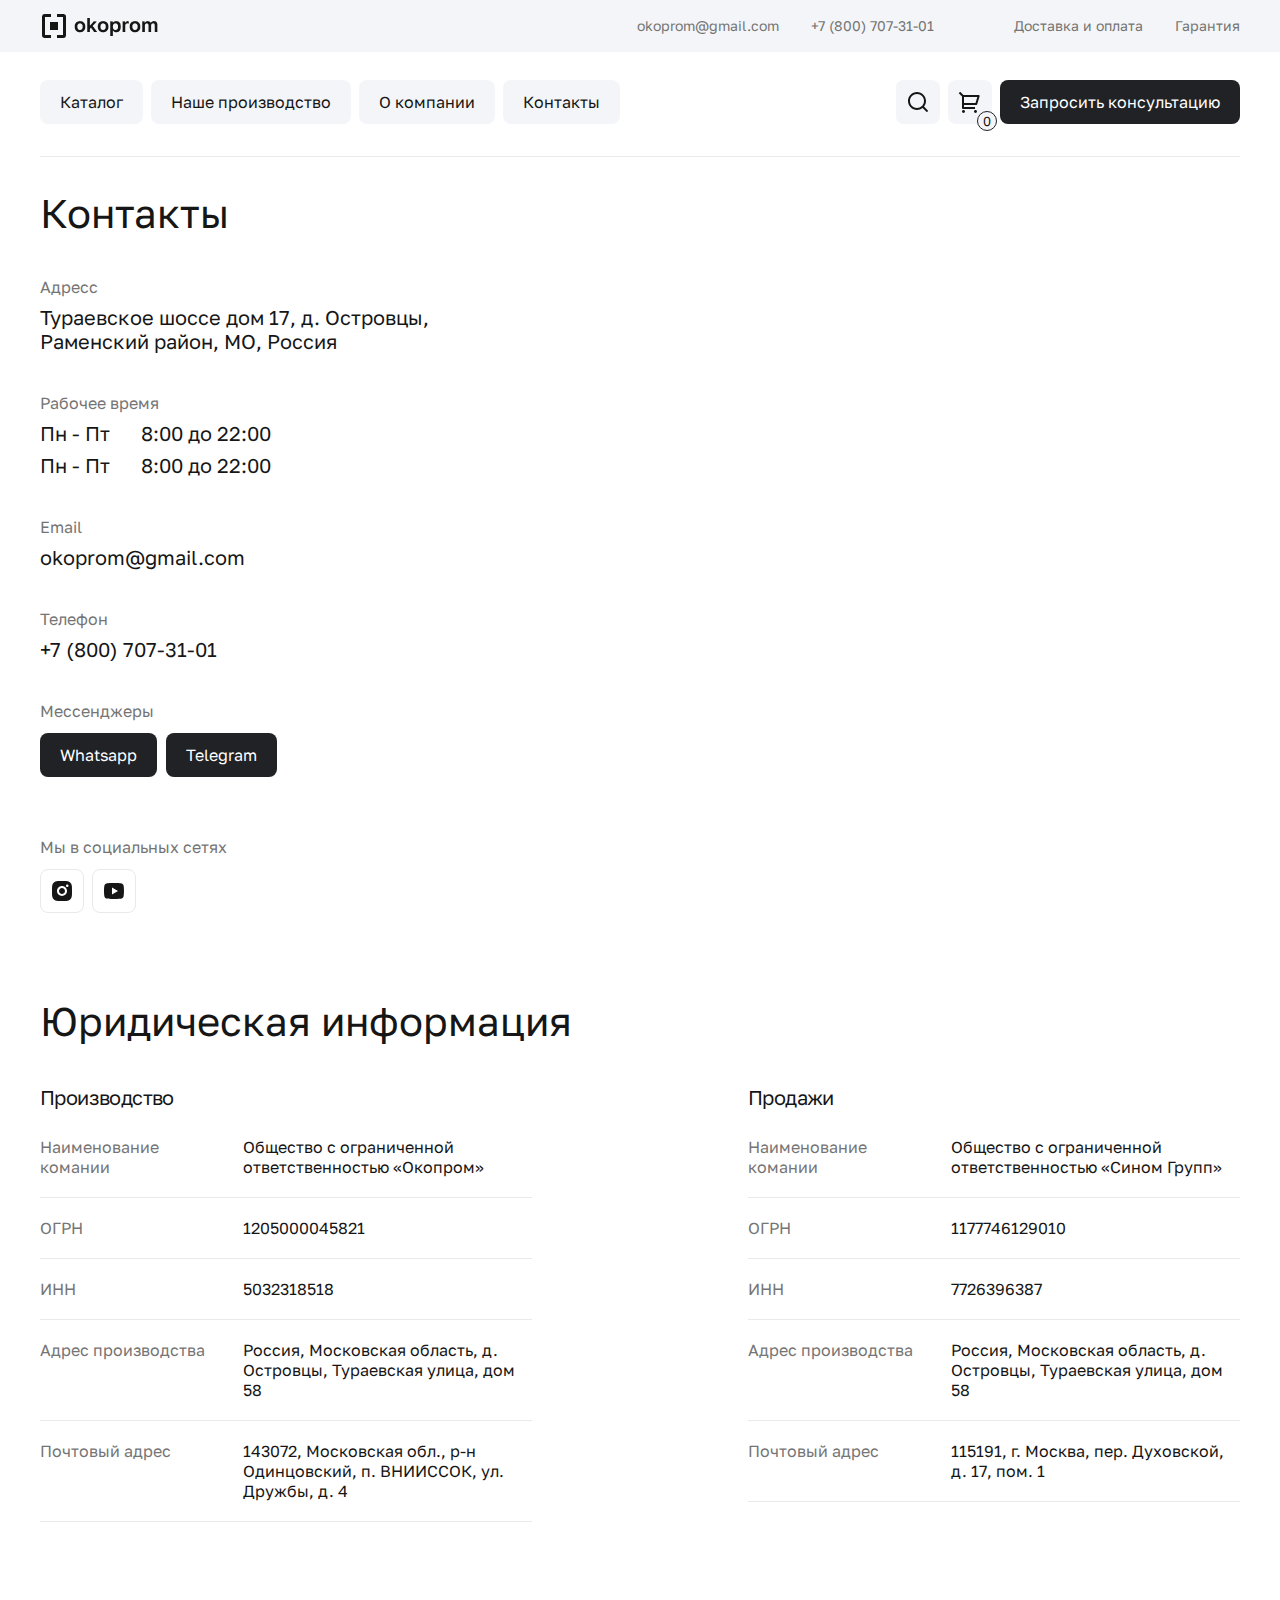
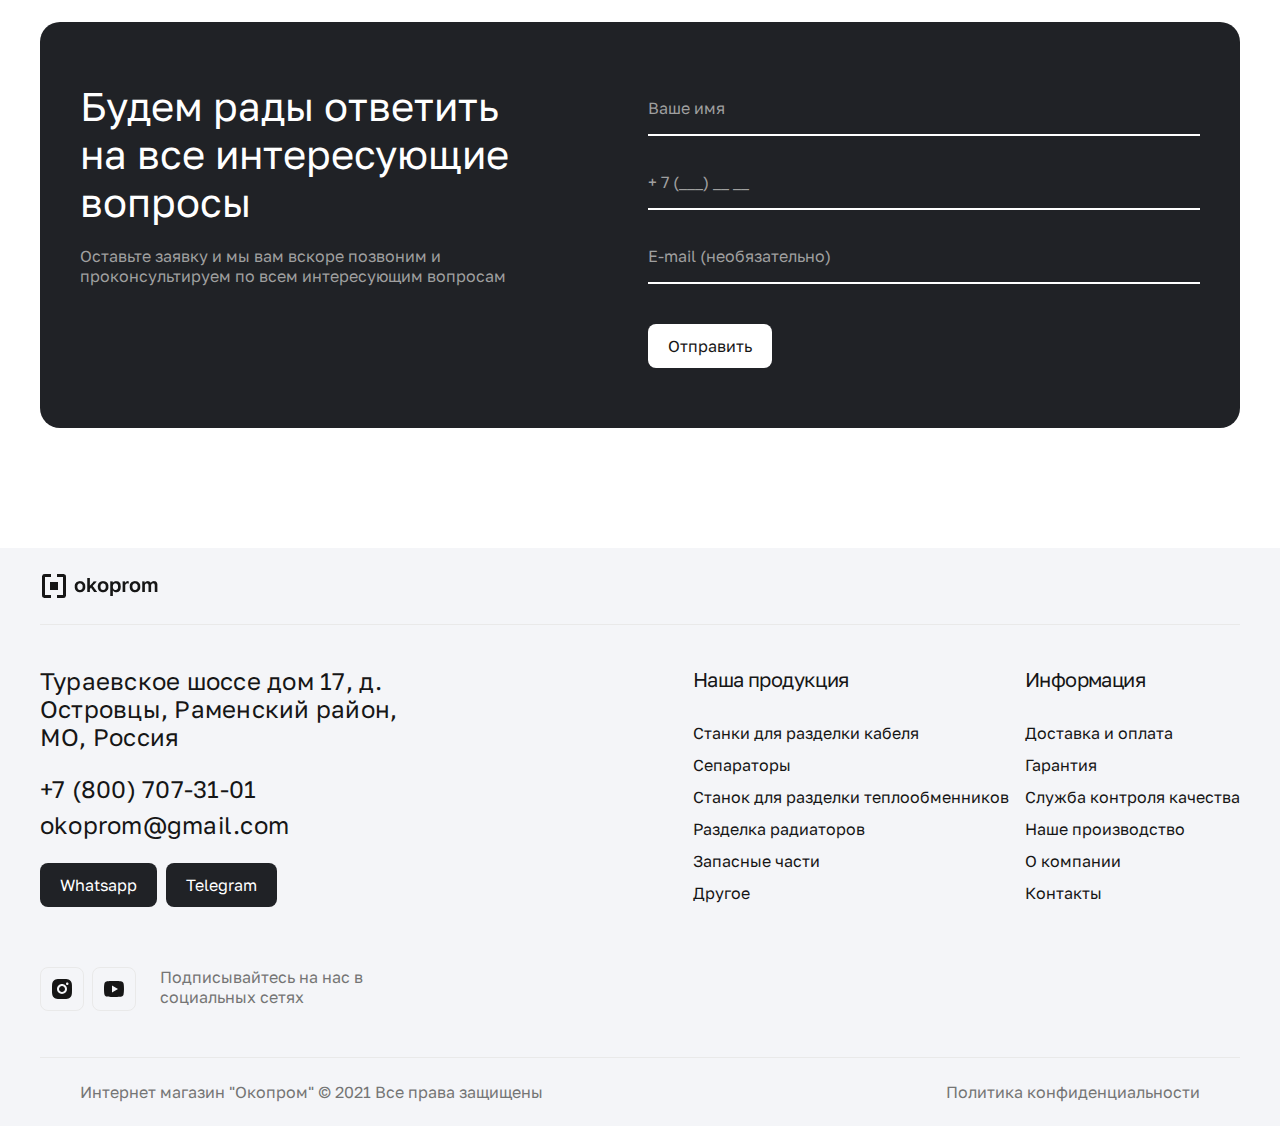
<file: contacts.html>
<!DOCTYPE html>
<html lang="en">

<head>
    <meta charset="UTF-8" />
    <meta name="viewport" content="width=device-width, initial-scale=1.0" />
    <link rel="stylesheet" href="./styles/main.css" />
    <link rel="stylesheet" href="./styles/contacts.css" />
    <link rel="preconnect" href="https://fonts.googleapis.com" />
    <link rel="preconnect" href="https://fonts.gstatic.com" crossorigin />
    <link href="https://fonts.googleapis.com/css2?family=Golos+Text&family=Roboto:wght@500&display=swap"
        rel="stylesheet" />
    <title>MainPage</title>
</head>

<body>
    <main>
        <div class="page-width">
            <div class="blur-background-black"></div>
            <header>
                <div class="header-top-block">
                    <a class="logo" href="./index.html">
                        <img src="./img/Logo.png" alt="logo" />
                    </a>
                    <div class="information">
                        <ul>
                            <li>okoprom@gmail.com</li>
                            <li>+7 (800) 707-31-01</li>
                        </ul>
                        <ul class="deliver-atc">
                            <li>Доставка и оплата</li>
                            <li>Гарантия</li>
                        </ul>
                    </div>
                </div>
                <div class="header-bottom-block">
                    <ul class="menu-list">
                        <li>
                            <button><span></span><span></span><span></span><span></span><a href="./Catalog.html">
                                    Каталог</a></button>
                        </li>
                        <li>
                            <button><span></span><span></span><span></span><span></span><a href="#">Наше
                                    производство</a></button>
                        </li>
                        <li>
                            <button><span></span><span></span><span></span><span></span><a href="./aboutCompany.html">О
                                    компании</a></button>
                        </li>
                        <li>
                            <button><span></span><span></span><span></span><span></span><a
                                    href="./contacts.html">Контакты</a></button>
                        </li>
                    </ul>
                    <ul>
                        <li>
                            <button class="cart-search-btn searching follow-cursor non-clickable">

                                <div class="searching-input">
                                    <input placeholder="" type="text" id="search" name="search"
                                        class="input-for-seacrh" />
                                    <label for="search" class="label-for-search">...</label>
                                </div>
                                <svg class="search" width="24" height="24" viewBox="0 0 24 24" fill="none"
                                    xmlns="http://www.w3.org/2000/svg">
                                    <g id="Search" clip-path="url(#clip0_6353_385)">
                                        <path id="Vector"
                                            d="M18.031 16.617L22.314 20.899L20.899 22.314L16.617 18.031C15.0237 19.3082 13.042 20.0029 11 20C6.032 20 2 15.968 2 11C2 6.032 6.032 2 11 2C15.968 2 20 6.032 20 11C20.0029 13.042 19.3082 15.0237 18.031 16.617ZM16.025 15.875C17.2941 14.5699 18.0029 12.8204 18 11C18 7.132 14.867 4 11 4C7.132 4 4 7.132 4 11C4 14.867 7.132 18 11 18C12.8204 18.0029 14.5699 17.2941 15.875 16.025L16.025 15.875Z"
                                            fill="#161616" />
                                    </g>
                                    <defs>
                                        <clipPath id="clip0_6353_385">
                                            <rect width="24" height="24" fill="white" />
                                        </clipPath>
                                    </defs>
                                </svg>
                            </button>
                        </li>
                        <li>
                            <a href="./cart.html" id="cart" class="cart-search-btn">
                                <svg width="24" height="24" viewBox="0 0 24 24" fill="none"
                                    xmlns="http://www.w3.org/2000/svg">
                                    <g id="Cart" clip-path="url(#clip0_6353_380)">
                                        <path id="Vector"
                                            d="M3.99984 6.41481L0.756836 3.17281L2.17184 1.75781L5.41384 5.00081H20.6558C20.8117 5.0008 20.9654 5.03723 21.1047 5.10718C21.244 5.17713 21.365 5.27868 21.4581 5.40371C21.5511 5.52874 21.6137 5.6738 21.6407 5.8273C21.6678 5.9808 21.6586 6.1385 21.6138 6.28781L19.2138 14.2878C19.1521 14.4939 19.0255 14.6746 18.853 14.803C18.6804 14.9315 18.471 15.0008 18.2558 15.0008H5.99984V17.0008H16.9998V19.0008H4.99984C4.73462 19.0008 4.48027 18.8955 4.29273 18.7079C4.10519 18.5204 3.99984 18.266 3.99984 18.0008V6.41481ZM5.99984 7.00081V13.0008H17.5118L19.3118 7.00081H5.99984ZM5.49984 23.0008C5.10201 23.0008 4.72048 22.8428 4.43918 22.5615C4.15787 22.2802 3.99984 21.8986 3.99984 21.5008C3.99984 21.103 4.15787 20.7215 4.43918 20.4402C4.72048 20.1588 5.10201 20.0008 5.49984 20.0008C5.89766 20.0008 6.27919 20.1588 6.5605 20.4402C6.8418 20.7215 6.99984 21.103 6.99984 21.5008C6.99984 21.8986 6.8418 22.2802 6.5605 22.5615C6.27919 22.8428 5.89766 23.0008 5.49984 23.0008ZM17.4998 23.0008C17.102 23.0008 16.7205 22.8428 16.4392 22.5615C16.1579 22.2802 15.9998 21.8986 15.9998 21.5008C15.9998 21.103 16.1579 20.7215 16.4392 20.4402C16.7205 20.1588 17.102 20.0008 17.4998 20.0008C17.8977 20.0008 18.2792 20.1588 18.5605 20.4402C18.8418 20.7215 18.9998 21.103 18.9998 21.5008C18.9998 21.8986 18.8418 22.2802 18.5605 22.5615C18.2792 22.8428 17.8977 23.0008 17.4998 23.0008Z"
                                            fill="#161616" />
                                    </g>
                                    <defs>
                                        <clipPath id="clip0_6353_380">
                                            <rect width="24" height="24" fill="white" />
                                        </clipPath>
                                    </defs>
                                </svg>
                                <span id="counter"></span>
                            </a>
                        </li>
                        <li>
                            <button class="ask-for-support-inUl ask">

                                Запросить консультацию
                            </button>
                        </li>
                    </ul>
                    <button class="ask-for-support">Запросить консультацию</button>
                    <svg class="burger" width="44" height="44" viewBox="0 0 44 44" fill="none"
                        xmlns="http://www.w3.org/2000/svg">
                        <rect width="44" height="44" rx="8" fill="#F4F5F8" />
                        <g clip-path="url(#clip0_6501_4664)">
                            <path d="M13 14H31V16H13V14ZM13 21H31V23H13V21ZM13 28H31V30H13V28Z" fill="#161616" />
                        </g>
                        <defs>
                            <clipPath id="clip0_6501_4664">
                                <rect width="24" height="24" fill="white" transform="translate(10 10)" />
                            </clipPath>
                        </defs>
                    </svg>
                </div>
                <div class="mobile-menu-wrap">
                    <div class='mobile-logo-wrap'>
                        <img src="./img/Logo.png" alt="mobile-logo">
                    </div>
                    <button class="close-btn">
                        <svg width="24" height="24" viewBox="0 0 24 24" fill="none" xmlns="http://www.w3.org/2000/svg">
                            <g id="Close" clip-path="url(#clip0_6879_7159)">
                                <path id="Vector"
                                    d="M12.0002 10.5862L16.9502 5.63623L18.3642 7.05023L13.4142 12.0002L18.3642 16.9502L16.9502 18.3642L12.0002 13.4142L7.05023 18.3642L5.63623 16.9502L10.5862 12.0002L5.63623 7.05023L7.05023 5.63623L12.0002 10.5862Z"
                                    fill="#161616" />
                            </g>
                            <defs>
                                <clipPath id="clip0_6879_7159">
                                    <rect width="24" height="24" fill="white" />
                                </clipPath>
                            </defs>
                        </svg>

                    </button>
                    <ul>
                        <li class="page-list"><a href="./Catalog.html">Каталог</a></li>
                        <li class="page-list"><a href="#">Наше производство</a></li>
                        <li class="page-list"><a href="./aboutCompany.html">О компании</a></li>
                        <li class="page-list"><a href="./contacts.html">Контакты</a></li>
                        <li class="page-list"><a href="#">Доставка и оплата</a></li>
                        <li class="page-list"><a href="#">Гарантия</a></li>
                    </ul>
                    <button class="ask-for-support">
                        Запросить консультацию
                    </button>
                </div>
            </header>
            <div class="contacts-wrap">
                <h2 class="main-text">Контакты</h2>
                <div class="contacts-info">
                    <ul>
                        <li class="contacts-all-information">
                            <h3 class="discription">Адресс</h3>
                            <span>Тураевское шоссе дом 17, д. Островцы, Раменский район, МО, Россия</span>
                        </li>
                        <li class="contacts-all-information">
                            <h3 class="discription">Рабочее время</h3>
                            <div class="schedule">
                                <span>Пн - Пт</span>
                                <span>8:00 до 22:00</span>
                            </div>
                            <div class="schedule">
                                <span>Пн - Пт</span>
                                <span>8:00 до 22:00</span>
                            </div>
                        </li>
                        <li class="contacts-all-information">
                            <h3 class="discription">Email</h3>
                            <span>okoprom@gmail.com</span>
                        </li>
                        <li class="contacts-all-information">
                            <h3 class="discription">Телефон</h3>
                            <span>+7 (800) 707-31-01</span>
                        </li>
                        <li class="contacts-all-information social">
                            <h3 class="discription">Мессенджеры</h3>
                            <div class="social-media-btn">
                                <button>Whatsapp</button>
                                <button>Telegram</button>
                            </div>
                        </li>
                        <li class="contacts-all-information social">
                            <h3 class="discription">Мы в социальных сетях</h3>
                            <div class="subscribe-on-our-social">
                                <a href="#">
                                    <svg width="44" height="44" viewBox="0 0 44 44" fill="none"
                                        xmlns="http://www.w3.org/2000/svg">
                                        <rect x="0.5" y="0.5" width="43" height="43" rx="7.5" stroke="#E9E9E9" />
                                        <g clip-path="url(#clip0_6475_3570)">
                                            <path
                                                d="M22 12C24.717 12 25.056 12.01 26.122 12.06C27.187 12.11 27.912 12.277 28.55 12.525C29.21 12.779 29.766 13.123 30.322 13.678C30.8305 14.1779 31.224 14.7826 31.475 15.45C31.722 16.087 31.89 16.813 31.94 17.878C31.987 18.944 32 19.283 32 22C32 24.717 31.99 25.056 31.94 26.122C31.89 27.187 31.722 27.912 31.475 28.55C31.2247 29.2178 30.8311 29.8226 30.322 30.322C29.822 30.8303 29.2173 31.2238 28.55 31.475C27.913 31.722 27.187 31.89 26.122 31.94C25.056 31.987 24.717 32 22 32C19.283 32 18.944 31.99 17.878 31.94C16.813 31.89 16.088 31.722 15.45 31.475C14.7823 31.2245 14.1775 30.8309 13.678 30.322C13.1694 29.8222 12.7759 29.2175 12.525 28.55C12.277 27.913 12.11 27.187 12.06 26.122C12.013 25.056 12 24.717 12 22C12 19.283 12.01 18.944 12.06 17.878C12.11 16.812 12.277 16.088 12.525 15.45C12.7752 14.7822 13.1688 14.1773 13.678 13.678C14.1777 13.1692 14.7824 12.7757 15.45 12.525C16.088 12.277 16.812 12.11 17.878 12.06C18.944 12.013 19.283 12 22 12ZM22 17C20.6739 17 19.4021 17.5268 18.4645 18.4645C17.5268 19.4021 17 20.6739 17 22C17 23.3261 17.5268 24.5979 18.4645 25.5355C19.4021 26.4732 20.6739 27 22 27C23.3261 27 24.5979 26.4732 25.5355 25.5355C26.4732 24.5979 27 23.3261 27 22C27 20.6739 26.4732 19.4021 25.5355 18.4645C24.5979 17.5268 23.3261 17 22 17ZM28.5 16.75C28.5 16.4185 28.3683 16.1005 28.1339 15.8661C27.8995 15.6317 27.5815 15.5 27.25 15.5C26.9185 15.5 26.6005 15.6317 26.3661 15.8661C26.1317 16.1005 26 16.4185 26 16.75C26 17.0815 26.1317 17.3995 26.3661 17.6339C26.6005 17.8683 26.9185 18 27.25 18C27.5815 18 27.8995 17.8683 28.1339 17.6339C28.3683 17.3995 28.5 17.0815 28.5 16.75ZM22 19C22.7956 19 23.5587 19.3161 24.1213 19.8787C24.6839 20.4413 25 21.2044 25 22C25 22.7956 24.6839 23.5587 24.1213 24.1213C23.5587 24.6839 22.7956 25 22 25C21.2044 25 20.4413 24.6839 19.8787 24.1213C19.3161 23.5587 19 22.7956 19 22C19 21.2044 19.3161 20.4413 19.8787 19.8787C20.4413 19.3161 21.2044 19 22 19Z"
                                                fill="#161616" />
                                        </g>
                                        <defs>
                                            <clipPath id="clip0_6475_3570">
                                                <rect width="24" height="24" fill="white"
                                                    transform="translate(10 10)" />
                                            </clipPath>
                                        </defs>
                                    </svg>
                                </a>
                                <a href="#">
                                    <svg width="44" height="44" viewBox="0 0 44 44" fill="none"
                                        xmlns="http://www.w3.org/2000/svg">
                                        <rect x="0.5" y="0.5" width="43" height="43" rx="7.5" stroke="#E9E9E9" />
                                        <g clip-path="url(#clip0_0_32)">
                                            <path
                                                d="M31.543 16.498C32 18.28 32 22 32 22C32 22 32 25.72 31.543 27.502C31.289 28.487 30.546 29.262 29.605 29.524C27.896 30 22 30 22 30C22 30 16.107 30 14.395 29.524C13.45 29.258 12.708 28.484 12.457 27.502C12 25.72 12 22 12 22C12 22 12 18.28 12.457 16.498C12.711 15.513 13.454 14.738 14.395 14.476C16.107 14 22 14 22 14C22 14 27.896 14 29.605 14.476C30.55 14.742 31.292 15.516 31.543 16.498ZM20 25.5L26 22L20 18.5V25.5Z"
                                                fill="#161616" />
                                        </g>
                                        <defs>
                                            <clipPath id="clip0_0_32">
                                                <rect width="24" height="24" fill="white"
                                                    transform="translate(10 10)" />
                                            </clipPath>
                                        </defs>
                                    </svg>
                                </a>
                            </div>
                        </li>
                    </ul>
                    <div class="map">
                        <iframe title='map'
                            src="https://www.google.com/maps/embed?pb=!1m18!1m12!1m3!1d72158.25787799027!2d37.871949822225275!3d55.58555567963666!2m3!1f0!2f0!3f0!3m2!1i1024!2i768!4f13.1!3m3!1m2!1s0x414abbd1df2a9401%3A0xa211f6afb46cf181!2sTurayevskoye%20Shosse%2C%2017%2C%20Lytkarino%2C%20Moskovskaya%20oblast&#39;%2C%20Russia%2C%20140123!5e0!3m2!1sen!2sca!4v1702011774616!5m2!1sen!2sca"
                            width="100%" height="100%" style="border:0;" allowfullscreen='true' loading="lazy"
                            referrerpolicy="no-referrer-when-downgrade"></iframe>
                    </div>
                </div>
            </div>
            <div class="legal-company-info">
                <h2 class="main-text">Юридическая информация</h2>
                <div class="legal-company-wrap">
                    <div class="legal">
                        <h3 class="legal-title">Производство</h3>
                        <ul>
                            <li class="legal-text"><span class="discription title">Наименование комании</span><span
                                    class="discription inf">Общество с ограниченной ответственностью «Окопром»</span>
                            </li>
                            <li class="legal-text"><span class="discription title">ОГРН</span><span
                                    class="discription inf">1205000045821</span>
                            </li>
                            <li class="legal-text"><span class="discription title">ИНН</span><span
                                    class="discription inf">5032318518</span>
                            </li>
                            <li class="legal-text"><span class="discription title">Адрес производства</span><span
                                    class="discription inf">Россия, Московская область, д. Островцы, Тураевская улица,
                                    дом 58</span>
                            </li>
                            <li class="legal-text"><span class="discription title">Почтовый адрес</span><span
                                    class="discription inf">143072, Московская обл., р-н Одинцовский, п. ВНИИССОК, ул.
                                    Дружбы, д. 4</span>
                            </li>
                        </ul>
                    </div>
                    <div class="legal">
                        <h3 class="legal-title">Продажи</h3>
                        <ul>
                            <li class="legal-text"><span class="discription title">Наименование комании</span><span
                                    class="discription inf">Общество с ограниченной ответственностью «Сином
                                    Групп»</span>
                            </li>
                            <li class="legal-text"><span class="discription title">ОГРН</span><span
                                    class="discription inf">1177746129010</span>
                            </li>
                            <li class="legal-text"><span class="discription title">ИНН</span><span
                                    class="discription inf">7726396387</span>
                            </li>
                            <li class="legal-text"><span class="discription title">Адрес производства</span><span
                                    class="discription inf">Россия, Московская область, д. Островцы, Тураевская улица,
                                    дом 58</span>
                            </li>
                            <li class="legal-text"><span class="discription title">Почтовый адрес</span><span
                                    class="discription inf">115191, г. Москва, пер. Духовской, д. 17, пом. 1</span>
                            </li>
                        </ul>
                    </div>
                </div>
            </div>
            <div class="form">
                <div class="send-message-container">
                    <div class="send-message-text">
                        <h2 class="main-text">
                            Будем рады ответить на все интересующие вопросы
                        </h2>
                        <h3 class="discription">
                            Оставьте заявку и мы вам вскоре позвоним и проконсультируем по
                            всем интересующим вопросам
                        </h3>
                    </div>
                    <form class="send-message-form">
                        <div class="form-field-wrap">
                            <input placeholder="" type="text" id="name" name="name" class="send-message-input" />
                            <label class="send-message-label" for="name">Ваше имя</label>
                        </div>
                        <div class="form-field-wrap phone">
                            <input placeholder="+ 7 (___) __ __" max-length="16" type="tel" id="number" name="number"
                                class="send-message-input" />
                            <label class="send-message-label" for="number"></label>
                        </div>
                        <div class="form-field-wrap">
                            <input placeholder="" type="email" id="email" name="email" class="send-message-input" />
                            <label class="send-message-label" for="email">E-mail (необязательно)</label>
                        </div>
                        <button type="button" id='submit-user-feedback'>Отправить</button>
                    </form>
                </div>
            </div>
            <footer>
                <div class="logo">
                    <img src="./img/Logo.png" alt="okprom" />
                </div>
                <div class="information-container">
                    <div class="left-block-with-info">
                        <h2 class="adress-number-email">
                            Тураевское шоссе дом 17, д. Островцы, Раменский район, МО,
                            Россия
                        </h2>
                        <h3 class="adress-number-email number">+7 (800) 707-31-01</h3>
                        <h4 class="adress-number-email">okoprom@gmail.com</h4>
                        <div class="social-media-btn">
                            <button>Whatsapp</button>
                            <button>Telegram</button>
                        </div>
                        <div class="subscribe-on-our-social">
                            <a href="#">
                                <svg width="44" height="44" viewBox="0 0 44 44" fill="none"
                                    xmlns="http://www.w3.org/2000/svg">
                                    <rect x="0.5" y="0.5" width="43" height="43" rx="7.5" stroke="#E9E9E9" />
                                    <g clip-path="url(#clip0_6475_3570)">
                                        <path
                                            d="M22 12C24.717 12 25.056 12.01 26.122 12.06C27.187 12.11 27.912 12.277 28.55 12.525C29.21 12.779 29.766 13.123 30.322 13.678C30.8305 14.1779 31.224 14.7826 31.475 15.45C31.722 16.087 31.89 16.813 31.94 17.878C31.987 18.944 32 19.283 32 22C32 24.717 31.99 25.056 31.94 26.122C31.89 27.187 31.722 27.912 31.475 28.55C31.2247 29.2178 30.8311 29.8226 30.322 30.322C29.822 30.8303 29.2173 31.2238 28.55 31.475C27.913 31.722 27.187 31.89 26.122 31.94C25.056 31.987 24.717 32 22 32C19.283 32 18.944 31.99 17.878 31.94C16.813 31.89 16.088 31.722 15.45 31.475C14.7823 31.2245 14.1775 30.8309 13.678 30.322C13.1694 29.8222 12.7759 29.2175 12.525 28.55C12.277 27.913 12.11 27.187 12.06 26.122C12.013 25.056 12 24.717 12 22C12 19.283 12.01 18.944 12.06 17.878C12.11 16.812 12.277 16.088 12.525 15.45C12.7752 14.7822 13.1688 14.1773 13.678 13.678C14.1777 13.1692 14.7824 12.7757 15.45 12.525C16.088 12.277 16.812 12.11 17.878 12.06C18.944 12.013 19.283 12 22 12ZM22 17C20.6739 17 19.4021 17.5268 18.4645 18.4645C17.5268 19.4021 17 20.6739 17 22C17 23.3261 17.5268 24.5979 18.4645 25.5355C19.4021 26.4732 20.6739 27 22 27C23.3261 27 24.5979 26.4732 25.5355 25.5355C26.4732 24.5979 27 23.3261 27 22C27 20.6739 26.4732 19.4021 25.5355 18.4645C24.5979 17.5268 23.3261 17 22 17ZM28.5 16.75C28.5 16.4185 28.3683 16.1005 28.1339 15.8661C27.8995 15.6317 27.5815 15.5 27.25 15.5C26.9185 15.5 26.6005 15.6317 26.3661 15.8661C26.1317 16.1005 26 16.4185 26 16.75C26 17.0815 26.1317 17.3995 26.3661 17.6339C26.6005 17.8683 26.9185 18 27.25 18C27.5815 18 27.8995 17.8683 28.1339 17.6339C28.3683 17.3995 28.5 17.0815 28.5 16.75ZM22 19C22.7956 19 23.5587 19.3161 24.1213 19.8787C24.6839 20.4413 25 21.2044 25 22C25 22.7956 24.6839 23.5587 24.1213 24.1213C23.5587 24.6839 22.7956 25 22 25C21.2044 25 20.4413 24.6839 19.8787 24.1213C19.3161 23.5587 19 22.7956 19 22C19 21.2044 19.3161 20.4413 19.8787 19.8787C20.4413 19.3161 21.2044 19 22 19Z"
                                            fill="#161616" />
                                    </g>
                                    <defs>
                                        <clipPath id="clip0_6475_3570">
                                            <rect width="24" height="24" fill="white" transform="translate(10 10)" />
                                        </clipPath>
                                    </defs>
                                </svg>
                            </a>
                            <a href="#">
                                <svg width="44" height="44" viewBox="0 0 44 44" fill="none"
                                    xmlns="http://www.w3.org/2000/svg">
                                    <rect x="0.5" y="0.5" width="43" height="43" rx="7.5" stroke="#E9E9E9" />
                                    <g clip-path="url(#clip0_0_32)">
                                        <path
                                            d="M31.543 16.498C32 18.28 32 22 32 22C32 22 32 25.72 31.543 27.502C31.289 28.487 30.546 29.262 29.605 29.524C27.896 30 22 30 22 30C22 30 16.107 30 14.395 29.524C13.45 29.258 12.708 28.484 12.457 27.502C12 25.72 12 22 12 22C12 22 12 18.28 12.457 16.498C12.711 15.513 13.454 14.738 14.395 14.476C16.107 14 22 14 22 14C22 14 27.896 14 29.605 14.476C30.55 14.742 31.292 15.516 31.543 16.498ZM20 25.5L26 22L20 18.5V25.5Z"
                                            fill="#161616" />
                                    </g>
                                    <defs>
                                        <clipPath id="clip0_0_32">
                                            <rect width="24" height="24" fill="white" transform="translate(10 10)" />
                                        </clipPath>
                                    </defs>
                                </svg>
                            </a>
                            <h2 class="discription">
                                Подписывайтесь на нас в социальных сетях
                            </h2>
                        </div>
                    </div>
                    <div class="right-block-with-info">
                        <ul>
                            <li class="product-and-info main">Наша продукция</li>
                            <li class="product-and-info">Станки для разделки кабеля</li>
                            <li class="product-and-info">Сепараторы</li>
                            <li class="product-and-info">
                                Станок для разделки теплообменников
                            </li>
                            <li class="product-and-info">Разделка радиаторов</li>
                            <li class="product-and-info">Запасные части</li>
                            <li class="product-and-info">Другое</li>
                        </ul>
                        <ul>
                            <li class="product-and-info main">Информация</li>
                            <li class="product-and-info">Доставка и оплата</li>
                            <li class="product-and-info">Гарантия</li>
                            <li class="product-and-info">Служба контроля качества</li>
                            <li class="product-and-info">Наше производство</li>
                            <li class="product-and-info">О компании</li>
                            <li class="product-and-info">Контакты</li>
                        </ul>
                    </div>
                </div>
                <div class="copyright-info">
                    <h3 class="discription">
                        Интернет магазин "Окопром" © 2021 Все права защищены
                    </h3>
                    <h4 class="discription">Политика конфиденциальности</h4>
                </div>
            </footer>
        </div>
    </main>
    <script type="module" src="./js/catalogMain.js"></script>
    <script type='module' defer src="./js/sendMessageForm.js"></script>
    <script src="./js/showSearchingInput.js"></script>
    <script src="./js/mobileMenu.js"></script>
</body>

</html>
</file>
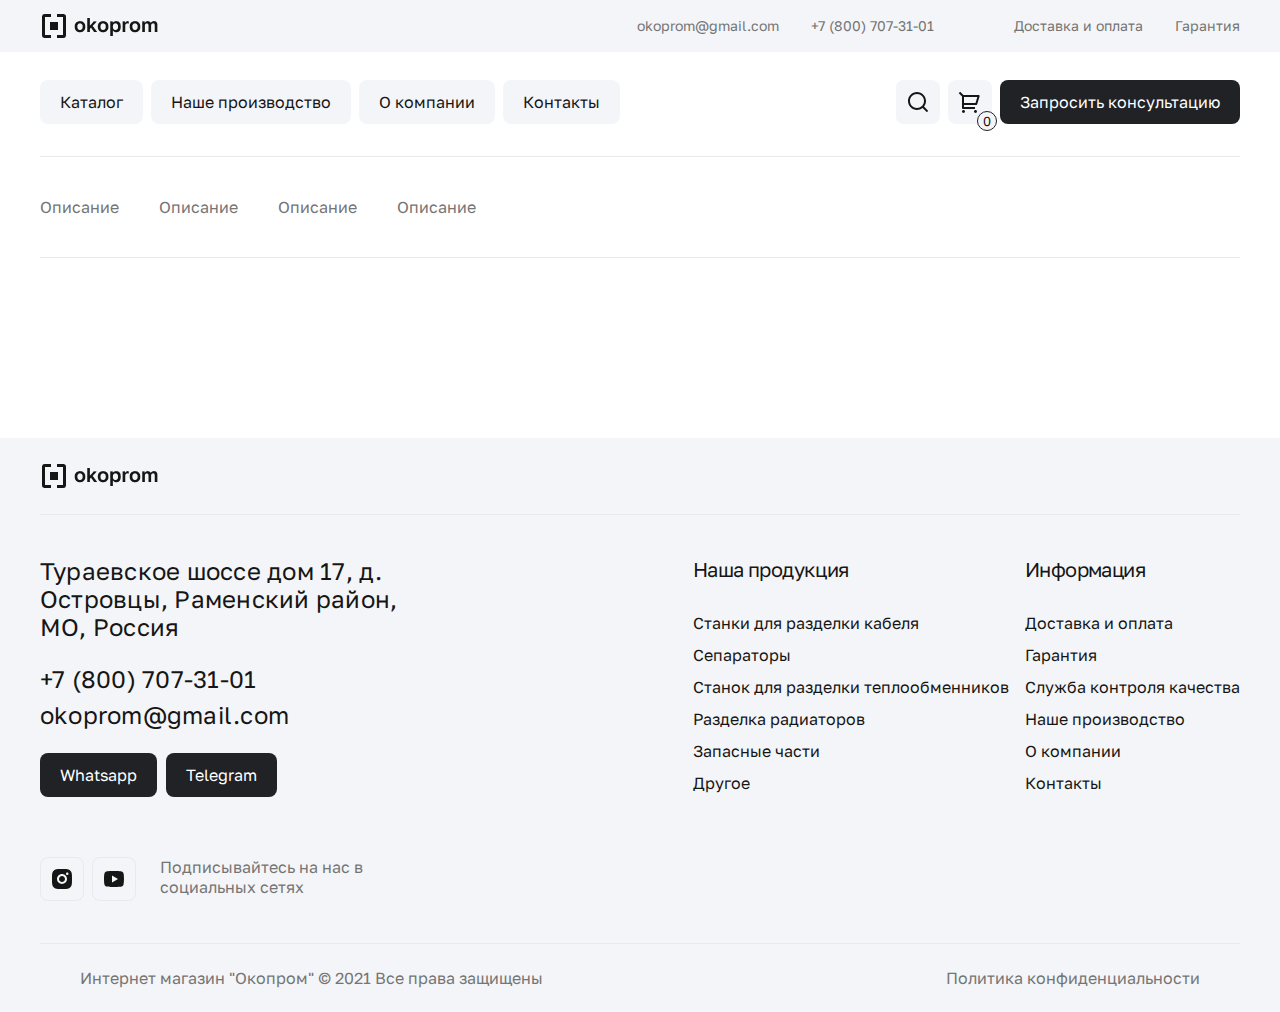
<file: productPage.html>
<html lang="en">

<head>
    <meta charset="UTF-8" />
    <meta name="viewport" content="width=device-width, initial-scale=1.0" />
    <link rel="stylesheet" href="./styles/main.css" />
    <link rel="stylesheet" href="./styles/productPage.css" />
    <link rel="preconnect" href="https://fonts.googleapis.com" />
    <link rel="preconnect" href="https://fonts.gstatic.com" crossorigin />
    <link href="https://fonts.googleapis.com/css2?family=Golos+Text&family=Roboto:wght@500&display=swap"
        rel="stylesheet" />
    <title>Catalog</title>
</head>

<body>
    <main>
        <div class="page-width">
            <div class="blur-background"></div>
            <div class="blur-background-black"></div>
            <header>
                <div class="header-top-block">
                    <a class="logo" href="./index.html">
                        <img src="./img/Logo.png" alt="logo" />
                    </a>
                    <div class="information">
                        <ul>
                            <li>okoprom@gmail.com</li>
                            <li>+7 (800) 707-31-01</li>
                        </ul>
                        <ul class="deliver-atc">
                            <li>Доставка и оплата</li>
                            <li>Гарантия</li>
                        </ul>
                    </div>
                </div>
                <div class="header-bottom-block">
                    <ul class="menu-list">
                        <li>
                            <button><span></span><span></span><span></span><span></span><a href="./Catalog.html">
                                Каталог</a></button>
                        </li>
                        <li>
                            <button><span></span><span></span><span></span><span></span><a href="#">Наше производство</a></button>
                        </li>
                        <li>
                            <button><span></span><span></span><span></span><span></span><a href="./aboutCompany.html">О компании</a></button>
                        </li>
                        <li>
                            <button><span></span><span></span><span></span><span></span><a href="./contacts.html">Контакты</a></button>
                        </li>
                    </ul>
                    <ul>
                        <li>
                            <button class="cart-search-btn searching follow-cursor non-clickable">
                             
                                <div class="searching-input">
                                    <input placeholder="" type="text" id="search" name="search"
                                        class="input-for-seacrh" />
                                    <label for="search" class="label-for-search">...</label>
                                </div>
                                <svg class="search" width="24" height="24" viewBox="0 0 24 24" fill="none"
                                    xmlns="http://www.w3.org/2000/svg">
                                    <g id="Search" clip-path="url(#clip0_6353_385)">
                                        <path id="Vector"
                                            d="M18.031 16.617L22.314 20.899L20.899 22.314L16.617 18.031C15.0237 19.3082 13.042 20.0029 11 20C6.032 20 2 15.968 2 11C2 6.032 6.032 2 11 2C15.968 2 20 6.032 20 11C20.0029 13.042 19.3082 15.0237 18.031 16.617ZM16.025 15.875C17.2941 14.5699 18.0029 12.8204 18 11C18 7.132 14.867 4 11 4C7.132 4 4 7.132 4 11C4 14.867 7.132 18 11 18C12.8204 18.0029 14.5699 17.2941 15.875 16.025L16.025 15.875Z"
                                            fill="#161616" />
                                    </g>
                                    <defs>
                                        <clipPath id="clip0_6353_385">
                                            <rect width="24" height="24" fill="white" />
                                        </clipPath>
                                    </defs>
                                </svg>
                            </button>
                        </li>
                        <li>
                            <a href="./cart.html" id="cart" class="cart-search-btn">
                                <svg width="24" height="24" viewBox="0 0 24 24" fill="none"
                                    xmlns="http://www.w3.org/2000/svg">
                                    <g id="Cart" clip-path="url(#clip0_6353_380)">
                                        <path id="Vector"
                                            d="M3.99984 6.41481L0.756836 3.17281L2.17184 1.75781L5.41384 5.00081H20.6558C20.8117 5.0008 20.9654 5.03723 21.1047 5.10718C21.244 5.17713 21.365 5.27868 21.4581 5.40371C21.5511 5.52874 21.6137 5.6738 21.6407 5.8273C21.6678 5.9808 21.6586 6.1385 21.6138 6.28781L19.2138 14.2878C19.1521 14.4939 19.0255 14.6746 18.853 14.803C18.6804 14.9315 18.471 15.0008 18.2558 15.0008H5.99984V17.0008H16.9998V19.0008H4.99984C4.73462 19.0008 4.48027 18.8955 4.29273 18.7079C4.10519 18.5204 3.99984 18.266 3.99984 18.0008V6.41481ZM5.99984 7.00081V13.0008H17.5118L19.3118 7.00081H5.99984ZM5.49984 23.0008C5.10201 23.0008 4.72048 22.8428 4.43918 22.5615C4.15787 22.2802 3.99984 21.8986 3.99984 21.5008C3.99984 21.103 4.15787 20.7215 4.43918 20.4402C4.72048 20.1588 5.10201 20.0008 5.49984 20.0008C5.89766 20.0008 6.27919 20.1588 6.5605 20.4402C6.8418 20.7215 6.99984 21.103 6.99984 21.5008C6.99984 21.8986 6.8418 22.2802 6.5605 22.5615C6.27919 22.8428 5.89766 23.0008 5.49984 23.0008ZM17.4998 23.0008C17.102 23.0008 16.7205 22.8428 16.4392 22.5615C16.1579 22.2802 15.9998 21.8986 15.9998 21.5008C15.9998 21.103 16.1579 20.7215 16.4392 20.4402C16.7205 20.1588 17.102 20.0008 17.4998 20.0008C17.8977 20.0008 18.2792 20.1588 18.5605 20.4402C18.8418 20.7215 18.9998 21.103 18.9998 21.5008C18.9998 21.8986 18.8418 22.2802 18.5605 22.5615C18.2792 22.8428 17.8977 23.0008 17.4998 23.0008Z"
                                            fill="#161616" />
                                    </g>
                                    <defs>
                                        <clipPath id="clip0_6353_380">
                                            <rect width="24" height="24" fill="white" />
                                        </clipPath>
                                    </defs>
                                </svg>
                                <span id="counter"></span>
                            </a>
                        </li>
                        <li>
                            <button class="ask-for-support-inUl ask">
                         
                                Запросить консультацию
                            </button>
                        </li>
                    </ul>
                    <button class="ask-for-support">Запросить консультацию</button>
                    <svg class="burger" width="44" height="44" viewBox="0 0 44 44" fill="none"
                        xmlns="http://www.w3.org/2000/svg">
                        <rect width="44" height="44" rx="8" fill="#F4F5F8" />
                        <g clip-path="url(#clip0_6501_4664)">
                            <path d="M13 14H31V16H13V14ZM13 21H31V23H13V21ZM13 28H31V30H13V28Z" fill="#161616" />
                        </g>
                        <defs>
                            <clipPath id="clip0_6501_4664">
                                <rect width="24" height="24" fill="white" transform="translate(10 10)" />
                            </clipPath>
                        </defs>
                    </svg>
                </div>
                <div class="mobile-menu-wrap">
                    <div class='mobile-logo-wrap'>
                        <img src="./img/Logo.png" alt="mobile-logo">
                    </div>
                    <button class="close-btn">
                        <svg width="24" height="24" viewBox="0 0 24 24" fill="none" xmlns="http://www.w3.org/2000/svg">
                            <g id="Close" clip-path="url(#clip0_6879_7159)">
                                <path id="Vector"
                                    d="M12.0002 10.5862L16.9502 5.63623L18.3642 7.05023L13.4142 12.0002L18.3642 16.9502L16.9502 18.3642L12.0002 13.4142L7.05023 18.3642L5.63623 16.9502L10.5862 12.0002L5.63623 7.05023L7.05023 5.63623L12.0002 10.5862Z"
                                    fill="#161616" />
                            </g>
                            <defs>
                                <clipPath id="clip0_6879_7159">
                                    <rect width="24" height="24" fill="white" />
                                </clipPath>
                            </defs>
                        </svg>

                    </button>
                    <ul>
                        <li class="page-list"><a href="./Catalog.html">Каталог</a></li>
                        <li class="page-list"><a href="#">Наше производство</a></li>
                        <li class="page-list"><a href="./aboutCompany.html">О компании</a></li>
                        <li class="page-list"><a href="./contacts.html">Контакты</a></li>
                        <li class="page-list"><a href="#">Доставка и оплата</a></li>
                        <li class="page-list"><a href="#">Гарантия</a></li>
                    </ul>
                    <button class="ask-for-support">
                        Запросить консультацию
                    </button>
                </div>
            </header>
            <div class="main-product">
            </div>
            <div class="rest-information">
                <ul class="nav-for-information">
                    <li class="type-of-info">
                        <span>Описание</span>
                    </li>
                    <li class="type-of-info">
                        <span>Описание</span>
                    </li>
                    <li class="type-of-info">
                        <span>Описание</span>
                    </li>
                    <li class="type-of-info">
                        <span>Описание</span>
                    </li>
                </ul>
                <div class="information-wrap">
                </div>
            </div>
            <footer>
                <div class="logo">
                  <img src="./img/Logo.png" alt="okprom" />
                </div>
                <div class="information-container">
                  <div class="left-block-with-info">
                    <h2 class="adress-number-email">
                      Тураевское шоссе дом 17, д. Островцы, Раменский район, МО,
                      Россия
                    </h2>
                    <h3 class="adress-number-email number">+7 (800) 707-31-01</h3>
                    <h4 class="adress-number-email">okoprom@gmail.com</h4>
                    <div class="social-media-btn">
                      <button>Whatsapp</button>
                      <button>Telegram</button>
                    </div>
                    <div class="subscribe-on-our-social">
                      <a href="#">
                        <svg width="44" height="44" viewBox="0 0 44 44" fill="none" xmlns="http://www.w3.org/2000/svg">
                          <rect x="0.5" y="0.5" width="43" height="43" rx="7.5" stroke="#E9E9E9" />
                          <g clip-path="url(#clip0_6475_3570)">
                            <path
                              d="M22 12C24.717 12 25.056 12.01 26.122 12.06C27.187 12.11 27.912 12.277 28.55 12.525C29.21 12.779 29.766 13.123 30.322 13.678C30.8305 14.1779 31.224 14.7826 31.475 15.45C31.722 16.087 31.89 16.813 31.94 17.878C31.987 18.944 32 19.283 32 22C32 24.717 31.99 25.056 31.94 26.122C31.89 27.187 31.722 27.912 31.475 28.55C31.2247 29.2178 30.8311 29.8226 30.322 30.322C29.822 30.8303 29.2173 31.2238 28.55 31.475C27.913 31.722 27.187 31.89 26.122 31.94C25.056 31.987 24.717 32 22 32C19.283 32 18.944 31.99 17.878 31.94C16.813 31.89 16.088 31.722 15.45 31.475C14.7823 31.2245 14.1775 30.8309 13.678 30.322C13.1694 29.8222 12.7759 29.2175 12.525 28.55C12.277 27.913 12.11 27.187 12.06 26.122C12.013 25.056 12 24.717 12 22C12 19.283 12.01 18.944 12.06 17.878C12.11 16.812 12.277 16.088 12.525 15.45C12.7752 14.7822 13.1688 14.1773 13.678 13.678C14.1777 13.1692 14.7824 12.7757 15.45 12.525C16.088 12.277 16.812 12.11 17.878 12.06C18.944 12.013 19.283 12 22 12ZM22 17C20.6739 17 19.4021 17.5268 18.4645 18.4645C17.5268 19.4021 17 20.6739 17 22C17 23.3261 17.5268 24.5979 18.4645 25.5355C19.4021 26.4732 20.6739 27 22 27C23.3261 27 24.5979 26.4732 25.5355 25.5355C26.4732 24.5979 27 23.3261 27 22C27 20.6739 26.4732 19.4021 25.5355 18.4645C24.5979 17.5268 23.3261 17 22 17ZM28.5 16.75C28.5 16.4185 28.3683 16.1005 28.1339 15.8661C27.8995 15.6317 27.5815 15.5 27.25 15.5C26.9185 15.5 26.6005 15.6317 26.3661 15.8661C26.1317 16.1005 26 16.4185 26 16.75C26 17.0815 26.1317 17.3995 26.3661 17.6339C26.6005 17.8683 26.9185 18 27.25 18C27.5815 18 27.8995 17.8683 28.1339 17.6339C28.3683 17.3995 28.5 17.0815 28.5 16.75ZM22 19C22.7956 19 23.5587 19.3161 24.1213 19.8787C24.6839 20.4413 25 21.2044 25 22C25 22.7956 24.6839 23.5587 24.1213 24.1213C23.5587 24.6839 22.7956 25 22 25C21.2044 25 20.4413 24.6839 19.8787 24.1213C19.3161 23.5587 19 22.7956 19 22C19 21.2044 19.3161 20.4413 19.8787 19.8787C20.4413 19.3161 21.2044 19 22 19Z"
                              fill="#161616" />
                          </g>
                          <defs>
                            <clipPath id="clip0_6475_3570">
                              <rect width="24" height="24" fill="white" transform="translate(10 10)" />
                            </clipPath>
                          </defs>
                        </svg>
                      </a>
                      <a href="#">
                        <svg width="44" height="44" viewBox="0 0 44 44" fill="none" xmlns="http://www.w3.org/2000/svg">
                          <rect x="0.5" y="0.5" width="43" height="43" rx="7.5" stroke="#E9E9E9" />
                          <g clip-path="url(#clip0_0_32)">
                            <path
                              d="M31.543 16.498C32 18.28 32 22 32 22C32 22 32 25.72 31.543 27.502C31.289 28.487 30.546 29.262 29.605 29.524C27.896 30 22 30 22 30C22 30 16.107 30 14.395 29.524C13.45 29.258 12.708 28.484 12.457 27.502C12 25.72 12 22 12 22C12 22 12 18.28 12.457 16.498C12.711 15.513 13.454 14.738 14.395 14.476C16.107 14 22 14 22 14C22 14 27.896 14 29.605 14.476C30.55 14.742 31.292 15.516 31.543 16.498ZM20 25.5L26 22L20 18.5V25.5Z"
                              fill="#161616" />
                          </g>
                          <defs>
                            <clipPath id="clip0_0_32">
                              <rect width="24" height="24" fill="white" transform="translate(10 10)" />
                            </clipPath>
                          </defs>
                        </svg>
                      </a>
                      <h2 class="discription">Подписывайтесь на нас в социальных сетях</h2>
                    </div>
                  </div>
                  <div class="right-block-with-info">
                    <ul>
                      <li class="product-and-info main">Наша продукция</li>
                      <li class="product-and-info">Станки для разделки кабеля</li>
                      <li class="product-and-info">Сепараторы</li>
                      <li class="product-and-info">Станок для разделки теплообменников</li>
                      <li class="product-and-info">Разделка радиаторов</li>
                      <li class="product-and-info">Запасные части</li>
                      <li class="product-and-info">Другое</li>
                    </ul>
                    <ul>
                      <li class="product-and-info main">Информация</li>
                      <li class="product-and-info">Доставка и оплата</li>
                      <li class="product-and-info">Гарантия</li>
                      <li class="product-and-info">Служба контроля качества</li>
                      <li class="product-and-info">Наше производство</li>
                      <li class="product-and-info">О компании</li>
                      <li class="product-and-info">Контакты</li>
                    </ul>
                  </div>
                </div>
                <div class="copyright-info">
                  <h3 class="discription">Интернет магазин "Окопром" © 2021 Все права защищены</h3>
                  <h4 class="discription">Политика конфиденциальности</h4>
                </div>
              </footer>
        </div>
    </main>
    <script type="module" src="./js/catalogMain.js"></script>
    
    <script src="./js/showSearchingInput.js"></script>
    <script src="./js/mobileMenu.js"></script>
</body>

</html>
</file>
<file: styles/main.css>
:root {
  --font-Golos: "Golos Text", sans-serif;
  --font-Roboto: "Roboto", sans-serif;
  --text-black: #161616;
  --text-white: #fff;
  --text-gray-light-bg: #757575;
  --text-gray-dark-bg: #9f9f9f;
  --background-black: #202226;
  --background-gray: #f4f5f8;
  --border-or-devider-light-bg: #e9e9e9;
  --border-or-devider-dark-bg: #36383c;
  --tags-red: #d21924;
  --tags-blue: #2949b5;
  --tags-green: #308d77;
}
* {
  box-sizing: border-box;
  margin: 0;
  padding: 0;
}

img {
  display: block;
  max-width: 100%;
}

html.active {
  overflow: hidden;
}

.page-width {
  max-width: 1280px;
  margin: auto;
}

/* mobile menu */
.mobile-menu-wrap {
  max-height: 568px;
  background-color: var(--text-white);
  padding: 24px 16px;
  position: fixed;
  top: 80px;
  right: 16px;
  left: 16px;
  bottom: 0;
  transform: translateX(120%);
  transition: transform 0.3s ease-in;
  z-index: 10;
  border-radius: 8px;

  display: flex;
  flex-direction: column;
  justify-content: space-between;
}

.mobile-menu-wrap .close-btn {
  padding: 10px 10px 7px;
  border: unset;
  border-radius: 8px;
  position: absolute;
  top: 16px;
  right: 16px;
}
.mobile-menu-wrap ul {
  list-style: none;
}

ul .page-list {
  padding-block: 16px;
  border-bottom: 1px solid #e9e9e9;
}
.page-list a {
  color: var(--text-black);

  font-family: var(--font-Golos);
  font-size: 14px;
  font-style: normal;
  font-weight: 400;
  line-height: 16px;
  text-decoration: none;
}
.mobile-menu-wrap .ask-for-support {
  border: unset;
  padding: 14px 20px;
  width: 100%;
  border-radius: 8px;
}
/* mobile menu */
.blur-background,
.blur-background-black {
  position: fixed;
  top: 0;
  left: 0;
  right: 0;
  bottom: 0;
  z-index: 5;
  filter: grayscale(1);
  background-color: white;
  opacity: 0.8;
  transform: translateX(100%);
  transition: transform 0.4s ease-in-out;
}
.blur-background-black {
  background-color: var(--background-black);
}
.blur-background.active {
  transform: translateX(0);
}
.main-text {
  font-family: var(--font-Golos);
  font-size: 40px;
  font-style: normal;
  font-weight: 400;
  line-height: 48px;
}

.discription {
  color: var(--text-gray-light-bg);
  font-family: var(--font-Golos);
  font-size: 16px;
  font-style: normal;
  font-weight: 400;
  line-height: 20px;
}

/* header start */
header .header-top-block {
  padding: 12px 40px;
  background-color: var(--background-gray);
  display: flex;
  align-items: center;
  justify-content: space-between;
  margin-bottom: 28px;
}

.header-top-block .logo {
  cursor: pointer;
  text-decoration: none;
}

.header-top-block .information {
  display: flex;
  align-items: center;
  gap: 80px;
}

.information ul {
  display: flex;
  gap: 32px;
  align-items: center;
  list-style: none;
}

.information ul li {
  color: var(--text-gray-light-bg);
  font-family: var(--font-Golos);
  font-size: 14px;
  font-style: normal;
  font-weight: 400;
  line-height: 16px;
  cursor: pointer;
}

header .header-bottom-block {
  display: flex;
  justify-content: space-between;
  margin-inline: 40px;
  margin-bottom: 32px;
}

.header-bottom-block ul {
  display: flex;
  gap: 8px;
  list-style: none;
  align-items: center;
}

.header-bottom-block button {
  padding: 12px 20px;
  background-color: var(--background-gray);
  border-radius: 8px;
  cursor: pointer;
  border: none;
  position: relative;
  outline: none;
}
button span:nth-child(1)::after {
  position: absolute;
  content: "";
  width: 100%;
  height: 6px;
  bottom: 0;
  top: 0;
  left: 0;
  right: 0;
  transform-origin: left;
  transform: scaleX(0);
  transition: transform 0.2s;
  border-radius: 8px;
}
button:hover span:nth-child(1)::after,
button:focus span:nth-child(1)::after {
  border-top: 2px solid var(--background-black);
  transform: scaleX(1);
}
button span:nth-child(2)::after {
  position: absolute;
  content: "";
  right: 0;
  top: 0;
  width: 6px;
  height: 100%;
  transform-origin: top;
  transform: scaleY(0);
  transition: transform 0.2s;
  border-radius: 8px;
}
button:hover span:nth-child(2)::after,
button:focus span:nth-child(2)::after {
  transform: scaleY(1);
  transition-delay: 0.1s;
  border-right: 2px solid var(--background-black);
}
button span:nth-child(3)::after {
  position: absolute;
  content: "";
  right: 0;
  bottom: 0;
  width: 100%;
  height: 6px;
  transform-origin: right;
  transform: scaleX(0);
  transition: transform 0.2s;
  border-radius: 8px;
}
button:hover span:nth-child(3)::after,
button:focus span:nth-child(3)::after {
  transform: scaleX(1);
  transition-delay: 0.2s;
  border-bottom: 2px solid var(--background-black);
}
button span:nth-child(4)::after {
  position: absolute;
  content: "";
  left: 0;
  bottom: 0;
  width: 6px;
  height: 100%;
  transform-origin: bottom;
  transform: scaleY(0);
  border-radius: 8px;
  transition: transform 0.2s;
}
button:hover span:nth-child(4)::after,
button:focus span:nth-child(4)::after {
  transform: scaleY(1);
  transition-delay: 0.3s;
  border-left: 2px solid var(--background-black);
}
.header-bottom-block button a {
  text-decoration: none;
  color: var(--text-black);
  font-family: var(--font-Golos);
  font-size: 16px;
  font-style: normal;
  font-weight: 400;
  line-height: 20px;
}

.header-bottom-block ul .cart-search-btn {
  padding: 10px;
  display: flex;
  align-items: center;
  position: relative;
  transform: scale(1);
  transition: transform 0.1s ease-in-out;
}
.header-bottom-block ul .cart-search-btn:hover {
  transform: scale(1.05);
}
.header-bottom-block ul .cart-search-btn.searching {
  padding: 0px;
  outline: none;
}

.header-bottom-block ul li #cart {
  padding: 10px;
  background-color: var(--background-gray);
  border-radius: 8px;
  cursor: pointer;
  border: none;
}

.cart-search-btn .search {
  z-index: 4;
  background-color: var(--background-gray);
  border-radius: 8px;
  margin: 10px;
}
.cart-search-btn .searching-input {
  position: absolute;
  right: 4px;
  top: 0px;
}

.searching-input .input-for-seacrh {
  padding: 12px 20px;
  background-color: var(--background-gray);
  border-radius: 8px;
  cursor: pointer;
  border: none;
  min-height: 44px;
  width: 0px;
  transition: width 0.7s ease-in-out;
  z-index: 3;
  pointer-events: none;
  color: var(--text-black);
  font-family: var(--font-Golos);
  font-size: 16px;
  font-style: normal;
  font-weight: 400;
  line-height: 20px;
}
.searching-input .input-for-seacrh:active,
.searching-input .input-for-seacrh:focus {
  outline: none;
}

.searching-input .input-for-seacrh:active + .label-for-search,
.searching-input .input-for-seacrh:focus + .label-for-search,
.searching-input .input-for-seacrh:not(:placeholder-shown) + .label-for-search {
  display: none;
}

.searching-input .label-for-search {
  position: absolute;
  left: 20px;
  top: 12px;
}

.ask-for-support,
.ask-for-support-inUl {
  background-color: var(--background-black) !important;
  color: var(--text-white) !important;
  font-family: var(--font-Golos);
  font-size: 16px;
  font-style: normal;
  font-weight: 400;
  line-height: 20px;
  /* 125% */
}

#counter {
  background-color: var(--background-gray);
  border: 1px solid var(--background-black);
  width: 20px;
  height: 20px;
  border-radius: 50%;
  position: absolute;
  right: -5px;
  bottom: -7px;
  display: flex;
  align-items: center;
  justify-content: center;
  color: var(--text-black);
  font-family: var(--font-Golos);
  font-size: 13px;
  font-style: normal;
  font-weight: 400;
  line-height: 13px;
}

.follow-cursor {
  position: absolute;
  transition: transform 0.1s ease;
}

/* header end */
/* bonus block */
.bonus-blocks {
  display: flex;
  flex-wrap: wrap;
  gap: 16px;
}

.bonus-blocks svg {
  flex-shrink: 0;
}

.bonus-blocks .block {
  display: flex;
  gap: 16px;
  max-width: 389px;
}

.block .text-in-block {
  text-align: left;
}

.text-in-block .block-name {
  color: var(--text-black);

  font-family: var(--font-Golos);
  font-size: 20px;
  font-style: normal;
  font-weight: 400;
  line-height: 24px;
  letter-spacing: -0.6px;
  margin-bottom: 8px;
}

.text-in-block .bonus-discription {
  color: var(--text-gray-light-bg);

  font-family: var(--font-Golos);
  font-size: 16px;
  font-style: normal;
  font-weight: 400;
  line-height: 20px;
}

/* bonus block */
/* form */
.form {
  padding-inline: 40px;
  margin-bottom: 120px;
}

.send-message-container {
  display: flex;
  justify-content: space-between;
  border-radius: 20px;
  background-color: var(--background-black);
  padding: 60px 40px;
  gap: clamp(16px, 10vw, 117px);
}

.send-message-container .send-message-text {
  max-width: 451px;
}

.send-message-text .main-text {
  color: var(--text-white);
  margin-bottom: 20px;
}

.send-message-text .discription {
  color: var(--text-gray-dark-bg);

  font-family: var(--font-Golos);
  font-size: 16px;
  font-style: normal;
  font-weight: 400;
  line-height: 20px;
}

.send-message-container .send-message-form {
  width: 100%;
}

.send-message-form .form-field-wrap {
  position: relative;
  margin-bottom: 20px;
  width: 100%;
}

.send-message-form .form-field-wrap:last-of-type {
  margin-bottom: 40px;
}

.form-field-wrap .send-message-input {
  padding-block: 16px;
  background: unset;
  border: none;
  border-bottom: 2px solid var(--text-white);
  width: 100%;

  color: var(--text-gray-dark-bg);
  font-family: var(--font-Golos);
  font-size: 16px;
  font-style: normal;
  font-weight: 400;
  line-height: 20px;
}

.send-message-input::placeholder {
  color: var(--text-gray-dark-bg);
  font-family: var(--font-Golos);
  font-size: 16px;
  font-style: normal;
  font-weight: 400;
  line-height: 20px;
}

.form-field-wrap .send-message-input:active,
.form-field-wrap .send-message-input:focus {
  outline: none;
}

.form-field-wrap .send-message-input:active + .send-message-label,
.form-field-wrap .send-message-input:focus + .send-message-label,
.form-field-wrap
  .send-message-input:not(:placeholder-shown)
  + .send-message-label {
  display: none;
}

.form-field-wrap .send-message-label {
  position: absolute;
  top: 16px;
  left: 0;

  color: var(--text-gray-dark-bg);
  font-family: var(--font-Golos);
  font-size: 16px;
  font-style: normal;
  font-weight: 400;
  line-height: 20px;
  pointer-events: none;
}

.send-message-form button {
  padding: 12px 20px;
  background-color: var(--text-white);
  border: none;
  border-radius: 8px;

  color: var(--text-black);
  font-family: var(--font-Golos);
  font-size: 16px;
  font-style: normal;
  font-weight: 400;
  line-height: 20px;
  cursor: pointer;
}

input:-webkit-autofill,
input:-webkit-autofill:hover,
input:-webkit-autofill:focus {
  border-bottom: 1px solid var(--text-white);
  -webkit-text-fill-color: var(--text-gray-dark-bg);
  -webkit-box-shadow: 0 0 0px 1000px var(--background-black) inset;
}

.input-for-seacrh:-webkit-autofill,
.input-for-seacrh:-webkit-autofill:hover,
.input-for-seacrh:-webkit-autofill:focus {
  -webkit-box-shadow: 0 0 0px 1000px var(--background-gray) inset;
  -webkit-text-fill-color: var(--text-black);
}

/* form */
/* footer start */
footer {
  background-color: var(--background-gray);
  padding-inline: 40px;
}

footer .logo {
  width: 100%;
  border-bottom: 1px solid var(--border-or-devider-light-bg);
  padding-block: 24px;
}

.logo img {
  margin-right: auto;
}

footer .information-container {
  display: flex;
  justify-content: space-between;
  padding-block: 42px;
  border-bottom: 1px solid var(--border-or-devider-light-bg);
}

.information-container .left-block-with-info {
  max-width: 389px;
}

.left-block-with-info .adress-number-email {
  color: var(--text-black);
  font-feature-settings: "liga" off;
  font-family: var(--font-Golos);
  font-size: 24px;
  font-style: normal;
  font-weight: 400;
  line-height: 28px;
  letter-spacing: 0.24px;
  margin-bottom: 24px;
  text-align: left;
}

.adress-number-email.number {
  margin-bottom: 8px;
}

.social-media-btn {
  display: flex;
  gap: 9px;
  margin-bottom: 60px;
}

.social-media-btn button {
  padding: 12px 20px;
  background-color: var(--background-black);
  border-radius: 8px;
  border: none;
  color: var(--text-white);

  font-family: var(--font-Golos);
  font-size: 16px;
  font-style: normal;
  font-weight: 400;
  line-height: 20px;
  cursor: pointer;
}

.subscribe-on-our-social {
  display: flex;
}

.subscribe-on-our-social a:not(:last-of-type) {
  text-decoration: none;
  cursor: pointer;
  margin-right: 8px;
}

.subscribe-on-our-social .discription {
  color: var(--text-gray-light-bg);
  text-align: left;
  margin-left: 24px;
}

.information-container .right-block-with-info {
  display: flex;
  gap: 16px;
}

.right-block-with-info ul {
  list-style: none;
}

ul .product-and-info {
  color: var(--text-black);
  font-family: var(--font-Golos);
  font-size: 16px;
  font-style: normal;
  font-weight: 400;
  line-height: 20px;
  margin-bottom: 12px;
}

ul .product-and-info:last-child {
  margin-bottom: 0px;
}

ul .product-and-info.main {
  font-size: 20px;
  line-height: 24px;
  letter-spacing: -0.6px;
  margin-bottom: 32px;
}

footer .copyright-info {
  display: flex;
  padding: 24px 40px;
  justify-content: space-between;
}

.burger {
  display: none;
}

.header-bottom-block .ask-for-support {
  display: none;
}

/* footer end */
/* article marks for producet */
.article-for-block {
  display: flex;
  gap: 4px;
  align-items: center;
  position: absolute;
  left: 8px;
  top: 8px;
}

.article-for-block button {
  padding: 4px 8px;
  border-radius: 8px;
  border: unset;

  color: var(--text-white);

  font-family: var(--font-Golos);
  font-size: 14px;
  font-style: normal;
  font-weight: 400;
  line-height: 16px;
}

.article-for-block button.sale {
  background-color: var(--tags-red);
}

.article-for-block button.type {
  background-color: var(--tags-blue);
}

.article-for-block button.press {
  background-color: var(--tags-green);
}
.price {
  display: flex;
  gap: 8px;
  align-items: flex-end;
  margin-bottom: 20px;
  padding-inline: 12px;
}
.price h3 {
  color: var(--text-black);
  font-family: var(--font-Golos);
  font-size: 20px;
  font-style: normal;
  font-weight: 400;
  line-height: 24px;
  letter-spacing: -0.6px;
}

.price a {
  color: var(--text-gray-light-bg);
  font-family: var(--font-Golos);
  font-size: 14px;
  font-style: normal;
  font-weight: 400;
  line-height: 16px;
  text-decoration: line-through;
}

.regular .article-for-block button {
  display: none;
}

.regular .price a {
  display: none;
}

.guard-press .price a {
  display: none;
}

.guard-press .article-for-block button.sale {
  display: none;
}

@media (max-width: 1024px) {
  header .header-bottom-block {
    flex-wrap: wrap;
    row-gap: 8px;
  }

  .ask-for-support-inUl {
    display: none;
  }

  .header-bottom-block .ask-for-support {
    display: block;
  }
  .section-4 .our-clients-container,
  .why-chosing-us .our-clients-container {
    flex-direction: column;
    align-items: center;
  }

  .our-clients-container .our-clients-blocks {
    justify-content: center;
  }
}
@media (max-width: 900px) {
  .cart-search-btn .searching-input {
    transform: translateX(40px);
    position: unset;
  }
  .searching-input .input-for-seacrh {
    padding: 0;
    padding-left: 10px;
    transform: translateX(-40px);
  }
  .searching-input .label-for-search {
    left: -20px;
  }
  .cart-search-btn .search {
    margin-left: 0;
  }
  .information ul {
    flex-direction: column;
    gap: 12px;
    align-items: flex-start;
  }

  header .header-bottom-block {
    justify-content: unset;
    gap: 8px;
  }

  .header-bottom-block ul.menu-list {
    display: none;
  }

  .information ul.deliver-atc {
    display: none;
  }

  header .header-bottom-block {
    justify-content: space-between;
    margin-inline: 16px;
  }
  .header-bottom-block .ask-for-support {
    display: none;
  }

  .burger {
    display: block;
  }
}
@media (max-width: 768px) {
  footer .information-container {
    flex-direction: column;
    row-gap: 62px;
  }

  .left-block-with-info .social-media-btn {
    margin-bottom: 32px;
  }

  .bonus-blocks {
    justify-content: center;
  }

  .form .send-message-container {
    flex-direction: column;
    padding-inline: 16px;
  }
  .our-clients-container .why-we {
    padding-inline: 16px;
  }
}

@media (max-width: 700px) {
  .main-text {
    font-family: var(--font-Golos);
    font-size: 24px;
    font-style: normal;
    font-weight: 400;
    line-height: 28px;
  }

  .discription {
    font-family: var(--font-Golos);
    font-size: 14px;
    font-style: normal;
    font-weight: 400;
    line-height: 16px;
  }
}

@media (max-width: 500px) {
  .form {
    padding-inline: 16px !important;
  }

  header .header-top-block {
    padding-inline: 16px;
  }
  footer {
    padding-inline: 16px;
  }

  .information-container .right-block-with-info {
    flex-direction: column;
    gap: 52px;
  }

  .information-container .right-block-with-info {
    flex-direction: column;
    padding-inline: 0;
    gap: 8px;
  }

  .bonus-blocks .block {
    max-width: unset !important;
  }

  footer .copyright-info {
    flex-direction: column;
    padding-inline: 0px;
    gap: 8px;
  }
}
@media (max-width: 500px) {
  .our-clients-container .our-clients-blocks {
    gap: 9px;
  }

  .our-clients-blocks .our-client-block {
    max-width: 90px;
    max-height: 82px;
  }

  .our-clients-blocks .our-client-block.iff {
    padding-inline: 14px;
    padding-block: 18px;
  }

  .our-client-block.iff img {
    max-width: 45px;
    margin: auto;
  }

  .our-client-block.withtxt {
    padding-block: 14px;
  }

  .our-client-block.withtxt img {
    max-width: 38px;
    margin-bottom: 6px;
  }

  .our-client-block.withtxt .company-group {
    font-size: 6px;
    line-height: 6px;
  }

  .our-client-block.withtxt .company-name {
    font-size: 8px;
    line-height: 8px;
  }

  .our-client-block.stadium img {
    padding: 10px;
  }

  .our-client-block.vtm {
    padding: 14px;
  }

  .our-client-block.vtm img {
    max-width: 42px;
    margin: auto;
  }

  .our-client-block.vtm .company-name {
    font-size: 7px;
    line-height: 8px;
  }

  .our-client-block.onlytxt {
    padding-inline: 11px;
  }

  .our-client-block.onlytxt .company-name {
    font-size: 20px;
    line-height: 20px;
  }

  .our-client-block.onlytxt .company-discription {
    font-size: 6px;
    line-height: 6px;
  }

  .our-client-block.vtor4ment {
    padding-block: 28px;
  }
}
</file>
<file: styles/aboutCompany.css>
header .header-bottom-block {
  padding-bottom: 32px;
  border-bottom: 1px solid var(--border-or-devider-light-bg);
}
/* about us */
.about-us {
    padding-bottom: 120px;
    margin-bottom: 40px;
    margin-inline: 40px;
    border-bottom: 1px solid var(--border-or-devider-light-bg);
}
.about-us-wrap {
  max-width: 592px;
}
.about-us .main-text {
  margin-bottom: 40px;
  color: var(--text-black);
}
.about-us .discription {
  color: var(--text-black);
}
/* our accomplishment */
.our-accomplishment {
  margin-bottom: 120px;
  display: flex;
  gap: 16px;
  align-items: center;
  padding-inline: 40px;
}
.our-accomplishment .acomplish-block {
  max-width: 389px;
}
.acomplish-block .discription {
  margin-bottom: 20px;
}
.acomplish-block .main-text {
  margin-bottom: 12px;
}
.acomplish-block h4 {
  color: var(--text-black);
}
/* why choosing us */
.why-chosing-us {
  padding-inline: 40px;
  margin-bottom: 120px;
}

.why-chosing-us .our-clients-container {
  display: flex;
  gap: 16px;
}

.our-clients-container .why-we {
  max-width: 592px;
  min-height: 390px;
  width: 100%;
  border-radius: 16px;
  background-color: var(--background-gray);
  padding: 40px;
  display: flex;
  flex-direction: column;
  justify-content: space-between;
}

.why-we .discription {
  color: var(--text-gray-light-bg);

  font-family: var(--font-Golos);
  font-size: 16px;
  font-style: normal;
  font-weight: 400;
  line-height: 20px;
}

.our-clients-container .our-clients-blocks {
  display: flex;
  flex-wrap: wrap;
  gap: 16px;
}

.our-clients-blocks .our-client-block {
  max-width: 187px;
  width: 100%;
  max-height: 187px;
  border-radius: 16px;
  padding: 32px;
  background-color: var(--background-gray);
}

.our-client-block.withtxt {
  padding-inline: 0px;
  display: flex;
  flex-direction: column;
  max-width: 186px;
}

.our-client-block.withtxt img {
  max-width: 89px;
  margin: auto;
  margin-bottom: 12px;
}

.our-client-block.withtxt .company-group {
  color: var(--text-black);
  text-align: center;
  font-family: var(--font-Roboto);
  font-size: 14px;
  font-style: normal;
  font-weight: 600;
  line-height: 16px;
}

.our-client-block.withtxt .company-name {
  color: var(--text-black);
  text-align: center;
  font-family: var(--font-Roboto);
  font-size: 18px;
  font-style: normal;
  font-weight: 600;
  line-height: 18px;
}

.our-client-block.stadium {
  padding: 0px;
  display: flex;
}

.our-client-block.stadium img {
  margin: auto;
}

.our-client-block.vtm {
  padding-inline: 41px;
}

.our-client-block.vtm img {
  margin-bottom: 12px;
}

.our-client-block.vtm .company-name {
  color: var(--text-black);
  text-align: center;
  font-family: var(--font-Roboto);
  font-size: 16px;
  font-style: normal;
  font-weight: 600;
  line-height: 20px;
}

.our-client-block.onlytxt {
  padding-inline: 29px;
  display: flex;
  flex-direction: column;
  gap: 12px;
  justify-content: center;
  max-width: 186px;
}

.our-client-block.onlytxt .company-name {
  color: var(--text-black);
  text-align: center;
  font-family: var(--font-Roboto);
  font-size: 40px;
  font-style: normal;
  font-weight: 700;
  line-height: 32px;
}

.our-client-block.onlytxt .company-discription {
  color: var(--text-black);
  text-align: center;
  font-family: var(--font-Roboto);
  font-size: 12px;
  font-style: normal;
  font-weight: 700;
  line-height: 14px;
}

.our-client-block.vtor4ment {
  padding-block: 65px 64px;
  padding-inline: 19px 18px;
}
/* your grow */
.your-grow {
  padding-inline: 40px;
  margin-bottom: 120px;
}
.your-grow .main-text {
  margin-bottom: 60px;
}
.your-grow .img-with-explenetion {
  display: flex;
  gap: clamp(16px , 5vw , 117px);
  justify-content: space-between;
  align-items: center;
}
.img-with-explenetion .img-for-grow{
    width:100%;
    min-width:464px;
}
.explanetion{
    max-width:491px;
}
.explanetion .title {
  color: var(--text-black, #161616);

  font-family: var(--font-Golos);
  font-size: 24px;
  font-style: normal;
  font-weight: 400;
  line-height: 28px;
  letter-spacing: 0.24px;
  margin-bottom:24px;
}
.explanetion .discription:not(:last-of-type){
margin-bottom:60px;
}
@media(max-width:1024px){
    .img-with-explenetion .img-for-grow {
        display:none;
    }
    .your-grow .main-text {
        margin-bottom: 40px;
      }
    .explanetion .discription:not(:last-of-type){
        margin-bottom:40px;
        }
}
@media (max-width: 500px) {
  .why-chosing-us {
    padding-inline: 16px;
  }
}
</file>
<file: styles/cart.css>
header .header-bottom-block {
    padding-bottom: 32px;
    border-bottom: 1px solid var(--border-or-devider-light-bg);
  }
.section-1 {
    padding-inline: 40px;
}

table {
    border-collapse: collapse;
    width: 100%;
    background-color: var(--background-gray);
    border-radius: 10px;
    margin-bottom: 120px;
}

table .product {
    border: 1px solid var(--border-or-devider-dark-bg);
    border-left: transparent;
    border-right: transparent;
    border-top: transparent;
    border-radius: 10px;
}

table .product:last-of-type {
    border-bottom: unset;
}

tr th {
    color: var(--text-black);
    font-feature-settings: 'liga' off;
    font-family: var(--font-Golos);
    font-size: 16px;
    font-style: normal;
    font-weight: 400;
    line-height: 16px;
    letter-spacing: 0.24px;
    text-align: left;
    padding-block: 16px;
    padding-inline: 8px;
    border-bottom: 1px solid var(--border-or-devider-dark-bg);
    border-left: 1px solid var(--border-or-devider-dark-bg);
}

tr th:first-child {
    border-left: unset;
}

tr td img {
    max-width: 100px;
    margin: auto;
    border-radius: 8px;
}

tr td {
    padding-inline: 8px;
    padding-block: 16px;
    color: var(--text-black);
    font-feature-settings: 'liga' off;
    font-family: var(--font-Golos);
    font-size: 14px;
    font-style: normal;
    font-weight: 400;
    line-height: 14px;
    letter-spacing: 0.24px;
    text-align: left;
    border-inline: 1px solid var(--border-or-devider-dark-bg);
}

tr td:first-child {
    border-left: unset;
}

tr td:last-child {
    border-right: unset;
}

tr .plus-number {
    display: flex;
    justify-content: center;
    gap: 10px;
    border: unset;
    transform: translateY(25%);
}

tr .plus-number input {
    max-width: 50px;
    background-color: #caccd1;
    border: unset;
    border-radius: 8px;
    padding: 8px;
    color: var(--text-black);
    font-family: var(--font-Golos);
    font-size: 14px;
    font-style: normal;
    font-weight: 400;
    line-height: 14px;
    letter-spacing: 0.24px;
}

.plus-number .plus-minus {
    display: flex;
    flex-direction: column;
    align-items: center;
}

.plus-minus span {
    cursor: pointer;
    width: 16px;
    height: 16px;
    text-align: center;
    color: var(--text-black);
}

/* form */
.send-message-form {
    background-color: var(--background-black);
    border-radius: 8px;
    padding: 20px;
    gap: 20px;
    padding-block: 40px;
    margin-bottom: 60px;
}

.send-message-form .all-information {
    display: flex;
    justify-content: space-around;
    margin-bottom:30px;
}

.all-information .user-info {
    max-width: 300px;
    width: 100%;
}

.all-information .user-info.deliver {
    max-width: 350px;
}

.send-message-form .finall-submit {
    text-align: right;
    max-width: 200px;
    display: flex;
    flex-direction: column;
    gap: 8px;
    width:100%;
    margin-left:auto;
}
.finall-submit .sum , .finall-submit .delivery-sum{
    color:var(--text-white);
    font-family: var(--font-Golos);
    font-size: 14px;
    font-style: normal;
    line-height: 14px;
    letter-spacing: 0.24px;
}
.user-info .user-info-title {
    color: var(--background-gray);
    font-family: var(--font-Golos);
    font-size: 20px;
    font-style: normal;
    font-weight: 400;
    line-height: 24px;
    margin-bottom: 16px;
}

.form-field-wrap .send-message-input {
    background: unset;
    border: none;
    border-bottom: 2px solid var(--text-white);
    width: 100%;
    border-radius: 8px;
    color: var(--text-gray-dark-bg);
    font-family: var(--font-Golos);
    font-size: 16px;
    font-style: normal;
    font-weight: 400;
    line-height: 20px;
}

.form-field-wrap textarea {
    resize: none;
    min-height: 100px;
    border-bottom: 2px solid var(--text-white)
}

.form-field-wrap .send-message-input {
    padding-inline: 10px;
}

.form-field-wrap .send-message-label {
    left: 10px
}

.send-message-form .form-field-wrap:last-of-type {
    margin-bottom: unset;
}

.delivery-methods {
    display: flex;
    align-items: center;
    position: relative;
}

.delivery-methods:not(:last-of-type) {
    margin-bottom: 20px;
}

.delivery-methods .check-box {
    position: absolute;
    left: 0;
    right: 0;
    top: 0;
    bottom: 0;
    opacity: 0;
    cursor: pointer;

}

.delivery-methods .methods {
    display: flex;
    flex-direction: column;
    padding-left: 29px;
}

.methods span {
    color: var(--text-gray-dark-bg);
    font-family: var(--font-Golos);
    font-size: 16px;
    font-style: normal;
    font-weight: 400;
    line-height: 20px;
}

.delivery-methods .methods::before {
    content: "";
    position: absolute;
    left: 0px;
    top: 50%;
    background-color: var(--background-gray);
    width: 8px;
    height: 8px;
    border-radius: 50%;
    transform: translateY(-50%);
    border: 2px solid var(--background-gray);
    cursor: pointer;
}

.delivery-methods .check-box:checked +.methods::before {
    content: "";
    background-color: var(--background-black);
    border-radius: 50%;
}

/* form */
@media(max-width:1024px){
    .all-information{
        flex-direction: column;
        gap:50px;
    }
}
@media(max-width:768px){
    .table-cart{
        overflow:auto;
    }
}
</file>
<file: styles/catalog.css>
header .header-bottom-block {
  padding-bottom: 32px;
  border-bottom: 1px solid var(--border-or-devider-light-bg);
}

/* section 1 */
.section-1 {
  padding-inline: 40px;
  margin-bottom: 60px;
}

/* section 1 */

/* section 2 */
.section-2 {
  margin-bottom: 120px;
  position: relative;
}
.section-2 .move-up {
  position: fixed;
  bottom: 20px;
  width: 35px;
  height: 35px;
  right: 1%;
  display: none;
  background: unset;
  border: unset;
  z-index: 1090;
  cursor: pointer;
}
.section-2 .move-up.active {
  display: block;
}
.section-2 .top-text {
  padding-inline: 40px;
  display: flex;
  gap: 24px;
  margin-bottom: 40px;
  position: relative;
  align-items: flex-end;
}

.top-text .discription {
  transform: translateY(-6px);
}

.top-text .main-text {
  color: var(--text-black);
}

.section-2 .filter-and-product-blocks {
  display: flex;
  gap: 40px;
  padding-inline: 28px;
  align-items: flex-start;
  position: relative;
}
.filter-and-product-blocks .filter-btn {
  display: none;
  position: sticky;
  top: 20px;
  padding: 8px;
  border: unset;
  border-radius: 8px;
  cursor: pointer;
  background-color: transparent;
  z-index: 9;
}
.filter-btn .filter-icon-close,
.filter-btn .filter-icon-open {
  width: 24px;
  height: 24px;
}
.filter-btn .filter-icon-close {
  display: none;
}
.filter-btn.active .filter-icon-open {
  display: none;
}
.filter-btn.active .filter-icon-close {
  display: block;
}
.filter-and-product-blocks .left-filter-list {
  top: 20px;
  width: 100%;
  z-index: 100;
  max-width: 274px;
  list-style: none;
  position: sticky;
  transition: transform 0.5s ease-in;
  transform: translateX(0);
}

.filter-and-product-blocks .left-filter-list.active {
  transform: translateX(20%);
}

.left-filter-list .filter-list button {
  background-color: transparent;
  border-radius: 8px;
  border: none;
  padding: 12px;
  width: 100%;
  display: flex;
  justify-content: space-between;

  color: var(--text-black);
  font-family: var(--font-Golos);
  font-size: 16px;
  font-style: normal;
  font-weight: 400;
  line-height: 20px;
  margin-bottom: 8px;
  text-align: left;
  cursor: pointer;
  transition: background-color 0.2s ease-in;
  transform-origin: left;
}

.filter-list button:last-of-type {
  margin-bottom: 0px;
}

.filter-list button svg path {
  stroke: var(--text-black);
}

.filter-list button.active {
  background-color: var(--background-black);
  color: var(--text-white);
}

.filter-list button.active svg path {
  stroke: var(--text-white);
}

.filter-list button.active .sale path {
  fill: var(--text-white);
}

.right-products-blocks-container .show-more {
  max-width: 151px;
  margin: auto;
  width: 100%;
}
.show-more button {
  padding: 12px 20px;
  background-color: var(--background-gray);
  border-radius: 8px;

  color: var(--text-black);
  font-family: var(--font-Golos);
  font-size: 16px;
  font-style: normal;
  font-weight: 400;
  line-height: 20px;
  cursor: pointer;
  border: none;
}
.filter-and-product-blocks .product-block-wrap {
  margin-bottom: 40px;
  display: flex;
  gap: 15px;
  flex-wrap: wrap;
  max-height: unset;
  /* overflow: auto; */
  max-width: 897px;
  transition: all 0.5s ease-in;
}

.product-block-wrap .products-block {
  max-width: 289px;
  width: 100%;
  border-radius: 16px;
  background-color: var(--background-gray);
  padding: 8px 8px 20px;
}

.products-block .img-block {
  background-color: var(--text-white);
  padding: 8px;
  position: relative;
  margin-bottom: 20px;
  border-radius: 8px;
  text-decoration: none;
}

.img-block img {
  margin: auto;
}

.products-block .name-of-the-product {
  color: var(--text-black);

  font-family: var(--font-Golos);
  font-size: 16px;
  font-style: normal;
  font-weight: 400;
  line-height: 20px;
  text-align: left;
  padding-inline: 12px;
}

.products-block ul {
  list-style: none;
  margin-bottom: 32px;
  padding-inline: 12px;
}
/* .products-block.sale-guard-press ul{
    margin-bottom: 52px; 
} */
.products-block ul li {
  padding-block: 8px;
  display: flex;
  width: 100%;
  justify-content: space-between;
  border-bottom: 1px solid var(--border-or-devider-light-bg);
}

li .discription-for-product {
  color: var(--text-gray-light-bg);
  font-family: var(--font-Golos);
  font-size: 14px;
  font-style: normal;
  font-weight: 400;
  line-height: 16px;
}

li .discription-for-product-numbers {
  color: #000;

  font-family: var(--font-Golos);
  font-size: 14px;
  font-style: normal;
  font-weight: 400;
  line-height: 16px;
}
.products-block .buy {
  margin: auto;
  max-width: 249px;
}

.buy button {
  padding: 12px 20px;
  background-color: var(--background-black);
  border-radius: 8px;
  color: var(--text-white);
  font-family: var(--font-Golos);
  font-size: 16px;
  font-style: normal;
  font-weight: 400;
  line-height: 20px;
  border: none;
  width: 100%;
  cursor: pointer;
}

.buy button:disabled {
  pointer-events: none;
  cursor: not-allowed;
  background-color: var(--text-gray-dark-bg);
}
/* .products-block.guard-press ul{
    margin-bottom:52px;
} */
.products-block.hide {
  opacity: 0;
  display: none;
  animation-name: hideBlocks;
  animation-duration: 2s;
  animation-timing-function: forwards;
}
@keyframes hideBlocks {
  to {
    opacity: 0;
    display: none;
  }
}
/* section 2 */

/* comment */
.loader {
  width: 100%;
  height: 400px;
  background-image: url(../img/cat-loader.gif);
  background-repeat: no-repeat;
  background-position: center;
  background-size: 40%;
}
.comments-container {
  padding-inline: 40px;
  margin-bottom: 120px;
}
.comments-container .main-text {
  margin-bottom: 60px;
}
.wrapper {
  position: relative;
  max-width: 1200px;
}
.wrapper:not(:last-of-type) {
  margin-bottom: 40px;
}
.wrapper .all-comment {
  height: 0px;
  overflow: hidden;
}
.wrapper .all-comment.active {
  height: 100%;
}
.all-comment .comments.Allcomm,
.all-comment .comments.Allcomm {
  transition: all 0.4s ease-in;
}
.all-comment .comments.Allcomm.active,
.all-comment .comments.Allcomm.active {
  transform: translateY(0px) !important;
}

.wrapper .comments {
  margin-bottom: 40px;
  position: relative;
  max-width: 700px;
}
.wrapper .comments.top {
  z-index: 5;
}
.wrapper .show-more-comm {
  display: flex;
  align-items: center;
  gap: 6px;
  justify-content: flex-end;
  border: unset;
  padding: 10px;
  border-radius: 8px;
  cursor: pointer;
}
.show-more-comm span {
  color: var(--text-black);
  font-family: var(--font-Golos);
  font-size: 14px;
  font-style: normal;
  font-weight: 400;
  line-height: 14px;
}
.show-more-comm.active svg{
  rotate:180deg;
}
.show-more-comm svg {
  width: 20px;
  height: 20px;
}
.text-and-img {
  display: flex;
  gap: 10px;
}
.comments img {
  width: 40px;
  height: 40px;
  border: 1px solid var(--border-or-devider-light-bg);
  border-radius: 50%;
  flex-shrink: 0;
}
.comments .text-wrap {
  display: flex;
  flex-direction: column-reverse;
  justify-content: space-between;
  gap: 20px;
  background-color: var(--background-gray);
  padding: 10px 20px;
  border-radius: 8px;
  width: 100%;
}
.comments .user-info {
  display: flex;
  align-items: center;
  justify-content: end;
  width: 100%;
  gap: 8px;
}
.user-info span {
  color: var(--text-black);
  font-family: var(--font-Golos);
  font-size: 12px;
  font-style: normal;
  font-weight: 400;
  line-height: 14px;
}
.comments .comment-text {
  color: var(--text-black);
  font-family: var(--font-Golos);
  font-size: 16px;
  font-style: normal;
  font-weight: 400;
  line-height: 20px;
}
/* comment */

@media (max-width: 768px) {
  .filter-and-product-blocks .filter-btn {
    display: block;
  }
  .filter-and-product-blocks .left-filter-list {
    position: fixed;
    top: 25%;
    transform: translateX(-120%);
  }
  .filter-and-product-blocks .product-block-wrap {
    justify-content: center;
  }
  .section-2 .move-up {
    right: unset;
  }
  .comments-container {
    padding-inline: 20px;
  }
  .comments .text-wrap {
    padding-inline: 10px;
  }
  .comments .user-info {
    flex-direction: column;
    align-items: flex-start;
  }
}
@media (max-width: 400px) {
  .left-filter-list .filter-list button {
    width: 220px;
  }
}
</file>
<file: styles/contacts.css>
header .header-bottom-block {
    padding-bottom: 32px;
    border-bottom: 1px solid var(--border-or-devider-light-bg);
  }
/* contacts */
.contacts-wrap {
  margin-bottom: 80px;
  padding-inline: 40px;
}
.contacts-wrap .main-text {
  margin-bottom: 40px;
  color: var(--text-black);
}
.contacts-wrap .contacts-info {
  display: flex;
  justify-content: space-between;
  gap: clamp(40px, 5vw, 117px);
}
.contacts-info ul {
  list-style: none;
  max-width: 491px;
}
ul .contacts-all-information:not(:last-of-type) {
  margin-bottom: 40px;
}
.contacts-all-information .discription {
  margin-bottom: 8px;
}
.contacts-all-information span {
  color: var(--text-black);
  font-family: var(--font-Golos);
  font-size: 20px;
  font-style: normal;
  font-weight: 400;
  line-height: 24px;
}
.contacts-all-information .schedule {
  display: flex;
  gap: 31px;
}
.contacts-all-information .schedule:not(:last-of-type) {
  margin-bottom: 8px;
}
.contacts-all-information.social .discription {
  margin-bottom: 12px;
}
.contacts-info .map {
  width: 100%;
  height: 450px;
  border-radius: 16px;
}
/* legal companyInfo */
.legal-company-info {
  padding-inline: 40px;
  margin-bottom: 100px;
}

.legal-company-info .main-text {
  margin-bottom: 40px;
  color: var(--text-black);
}
.legal-company-wrap {
  display: flex;
  justify-content: space-between;
  gap:16px;
}
.legal-company-wrap .legal {
  max-width: 492px;
}
.legal .legal-title {
  color: var(--text-black);

  font-family: var(--font-Golos);
  font-size: 20px;
  font-style: normal;
  font-weight: 400;
  line-height: 24px;
  letter-spacing: -0.6px;
  margin-bottom: 8px;
}
.legal ul {
  list-style: none;
}
ul .legal-text {
  display: flex;
  justify-content: center;
  width: 100%;
  gap:16px;
  padding-block: 20px;
  border-bottom: 1px solid var(--border-or-devider-light-bg);
}
.legal-text .discription.title{
    max-width:187px;
    width:100%;
}
.legal-text .discription.inf {
  color: var(--text-black);
  flex-grow:1;
  text-align: left;
}
@media (max-width: 1024px) {
  .contacts-wrap {
    margin-bottom: 100px;
  }
  .contacts-wrap .contacts-info {
    flex-direction: column;
    align-items: flex-start;
  }
  .legal-company-wrap {
    flex-direction: column;
  }
  .legal-company-wrap .legal {
    max-width: 624px;
  }
}
@media (max-width: 768px) {
  .contacts-wrap,
  .legal-company-info {
    padding-inline: 20px;
  }
}
</file>
<file: styles/productPage.css>
header .header-bottom-block {
  padding-bottom: 32px;
  border-bottom: 1px solid var(--border-or-devider-light-bg);
}
.main-product {
  padding-inline: 40px;
  margin-bottom: 40px;
}
.main-product .main-product-wrap {
  padding-block: 16px 40px;
  border-radius: 16px;
  background-color: var(--background-gray);
}
.main-product-wrap .img-and-info-wrap {
  display: flex;
  padding-inline: 40px 16px;
  gap: 16px;
  margin-bottom: 40px;
}
.img-and-info-wrap .card-left-block {
  padding-bottom: 32px;
  border-bottom: 1px solid #e9e9e9;
  max-width: 552px;
  display: flex;
  flex-direction: column;
  justify-content: flex-end;
}

.card-left-block .main-text {
  color: var(--text-black);
  margin-bottom: 32px;
}

.card-left-block ul {
  list-style: none;
  margin-bottom: 88px;
  max-width: 451px;
  margin-right: auto;
  width: 100%;
}

.card-left-block ul li {
  display: flex;
  justify-content: space-between;
  padding-block: 12px;
  border-bottom: 1px solid #e9e9e9;
}

.card-left-block ul li .discription-for-product,
.card-left-block ul li .discription-for-product-numbers {
  color: var(--text-gray-dark-bg);

  font-family: var(--font-Golos);
  font-size: 16px;
  font-style: normal;
  font-weight: 400;
  line-height: 20px;
}

.card-left-block .price {
  color: var(--text-black);

  font-feature-settings: "liga" off;
  font-family: var(--font-Golos);
  font-size: 24px;
  font-style: normal;
  font-weight: 400;
  line-height: 28px;
  letter-spacing: 0.24px;
}

.img-and-info-wrap .card-left-img {
  flex-grow: 1;
  position: relative;
  border-radius: 8px;
  background-color: #fff;
}

.card-left-img img {
  width: 100%;
  border-radius: 12px;
}
.main-product-wrap .numbers-and-help {
  display: flex;
  justify-content: space-between;
  margin-left: 40px;
  max-width: 881px;
}
.numbers-and-help .more-info-btn {
  display: flex;
  gap: 8px;
  align-items: center;
}
.more-info-btn button {
  padding: 12px 20px;
  color: var(--text-white);
  font-family: var(--font-Golos);
  font-size: 16px;
  font-style: normal;
  font-weight: 400;
  line-height: 20px;
  background-color: var(--background-black);
  border: unset;
  border-radius: 8px;
}
.more-info-btn .add-to-cart {
  color: var(--text-black);
  background-color: transparent;
  border: 1px solid var(--text-black);
  cursor: pointer;
}
.more-info-btn .add-to-cart:disabled {
  pointer-events: none;
  cursor: not-allowed;
  background-color: var(--text-gray-dark-bg);
  color: var(--background-gray);
}
.connect-with-support .connect {
  color: var(--text-gray-light-bg);
  font-family: var(--font-Golos);
  font-size: 16px;
  font-style: normal;
  font-weight: 400;
  line-height: 20px;
}
.connect-with-support .numbers-for-connect {
  display: flex;
  gap: 24px;
  align-items: center;
}
.numbers-for-connect span {
  color: var(--text-black);

  font-family: var(--font-Golos);
  font-size: 16px;
  font-style: normal;
  font-weight: 400;
  line-height: 20px;
}
.numbers-for-connect .left-number {
  position: relative;
}
.numbers-for-connect .left-number::after {
  content: "";
  position: absolute;
  right: -12px;
  top: 25%;
  height: 12px;
  width: 1px;
  background-color: #e9e9e9;
}
.rest-information {
  padding-inline: 40px;
  margin-bottom:120px;
}
.rest-information .nav-for-information {
  padding-bottom: 40px;
  margin-bottom: 60px;
  display: flex;
  gap: 40px;
  border-bottom: 1px solid #e9e9e9;
  width: 100%;
}
.nav-for-information .type-of-info {
  color: var(--text-gray-light-bg);
  font-family: var(--font-Golos);
  font-size: 16px;
  font-style: normal;
  font-weight: 400;
  line-height: 20px;
  list-style: none;
}
.rest-information .information-wrap {
  display: flex;
  justify-content: space-between;
}
.information-wrap .main-information {
  display: flex;
  flex-direction: column;
  gap: 60px;
  max-width: 692px;
}
.main-information .discription {
  color: var(--text-black);
  font-family: var(--font-Golos);
  font-size: 16px;
  font-style: normal;
  font-weight: 400;
  line-height: 20px;
}
.main-information .specs {
  list-style: none;
  width: 100%;
}
.specs .specs-title {
  margin-bottom: 24px;
  text-align: left;
}
.specs-title .main-text {
  color: var(--text-black);
  font-family: var(--font-Golos);
  font-size: 24px;
  font-style: normal;
  font-weight: 400;
  line-height: 28px;
  letter-spacing: 0.24px;
}
.specs .specs-info {
  padding-block: 20px;
  border-bottom: 1px solid #e9e9e9;
}
.specs-info .specs-text {
  max-width: 324px;
  display: flex;
  justify-content: space-between;
  align-items: center;
}
.specs-text .specs-type {
  color: var(--text-gray-light-bg);

  font-family: var(--font-Golos);
  font-size: 16px;
  font-style: normal;
  font-weight: 400;
  line-height: 20px;
}
.specs-text .specs-type.info{
  color: var(--text-black);
}
.right-side-info .block {
  display: flex;
  max-width: 389px;
  gap: 16px;
}
.right-side-info .block svg {
  flex-shrink: 0;
}
.right-side-info .block:not(:last-of-type) {
  margin-bottom: 32px;
}
</file>
